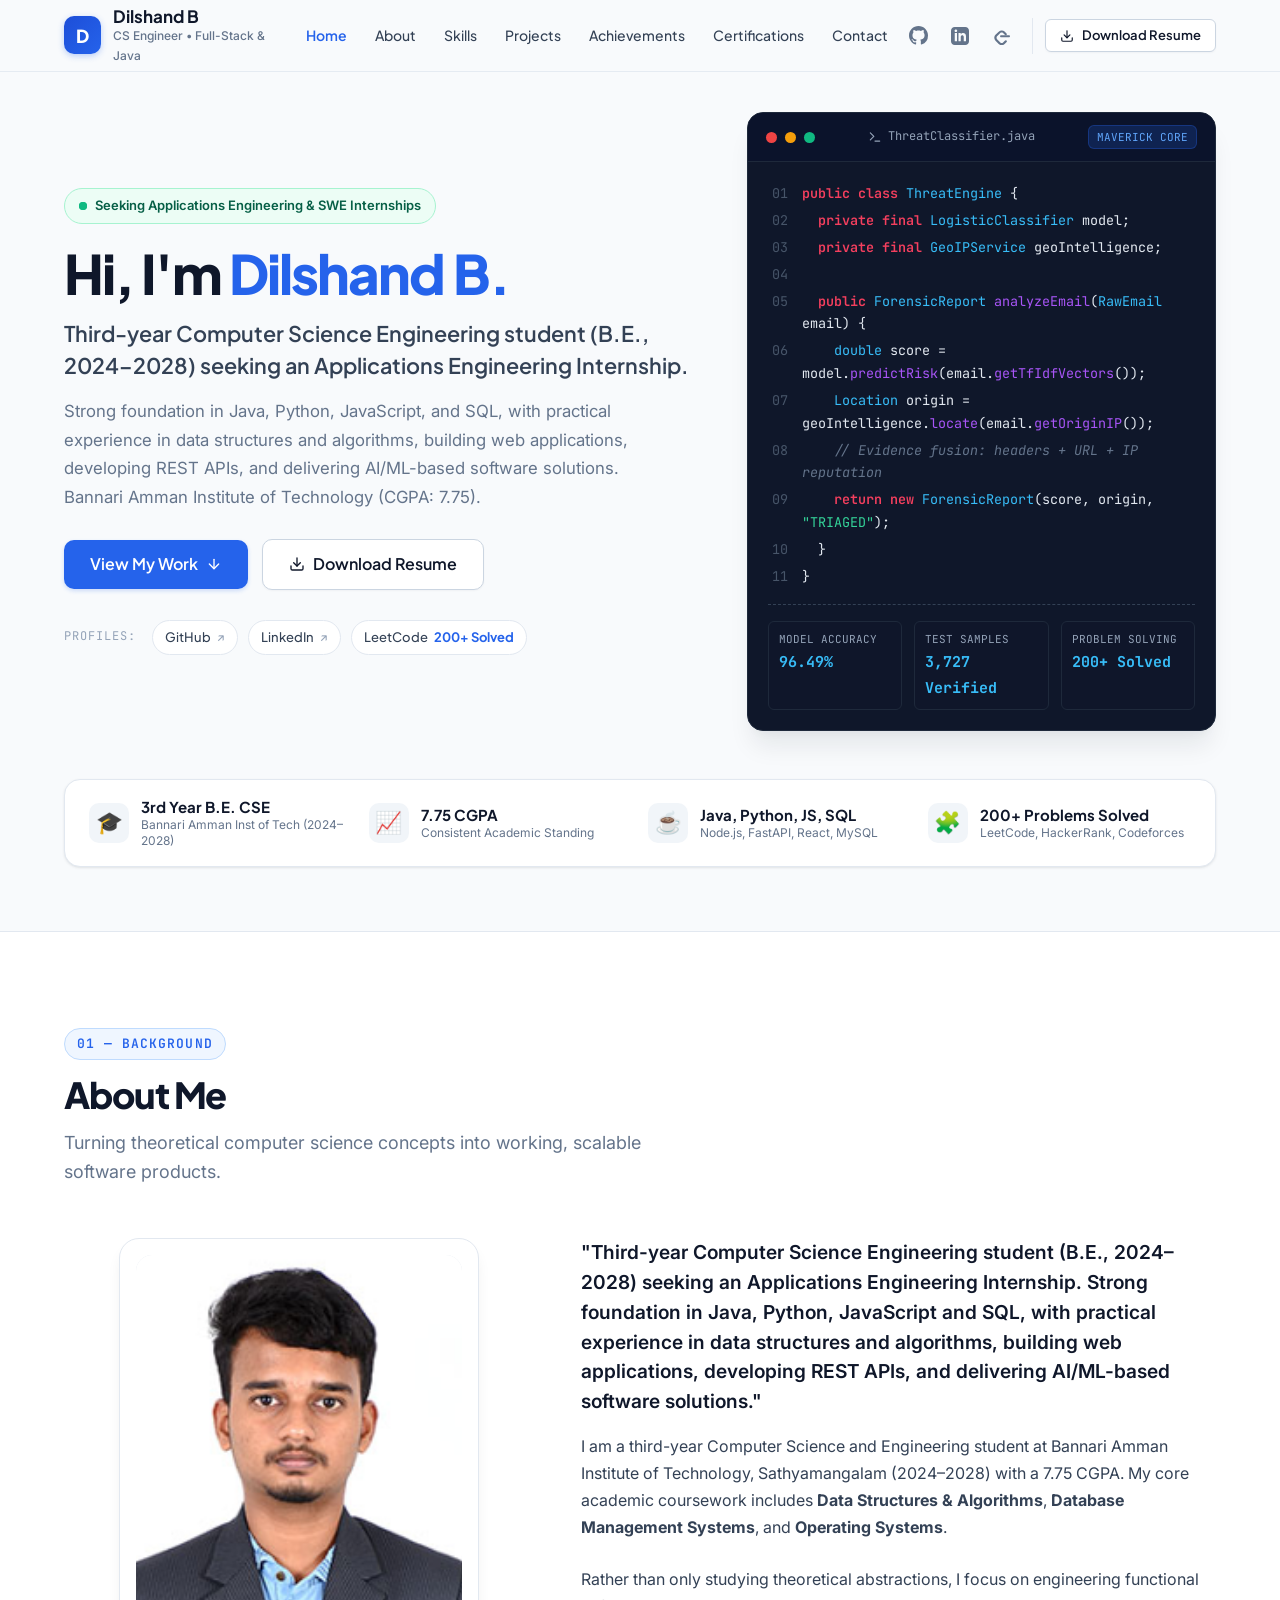
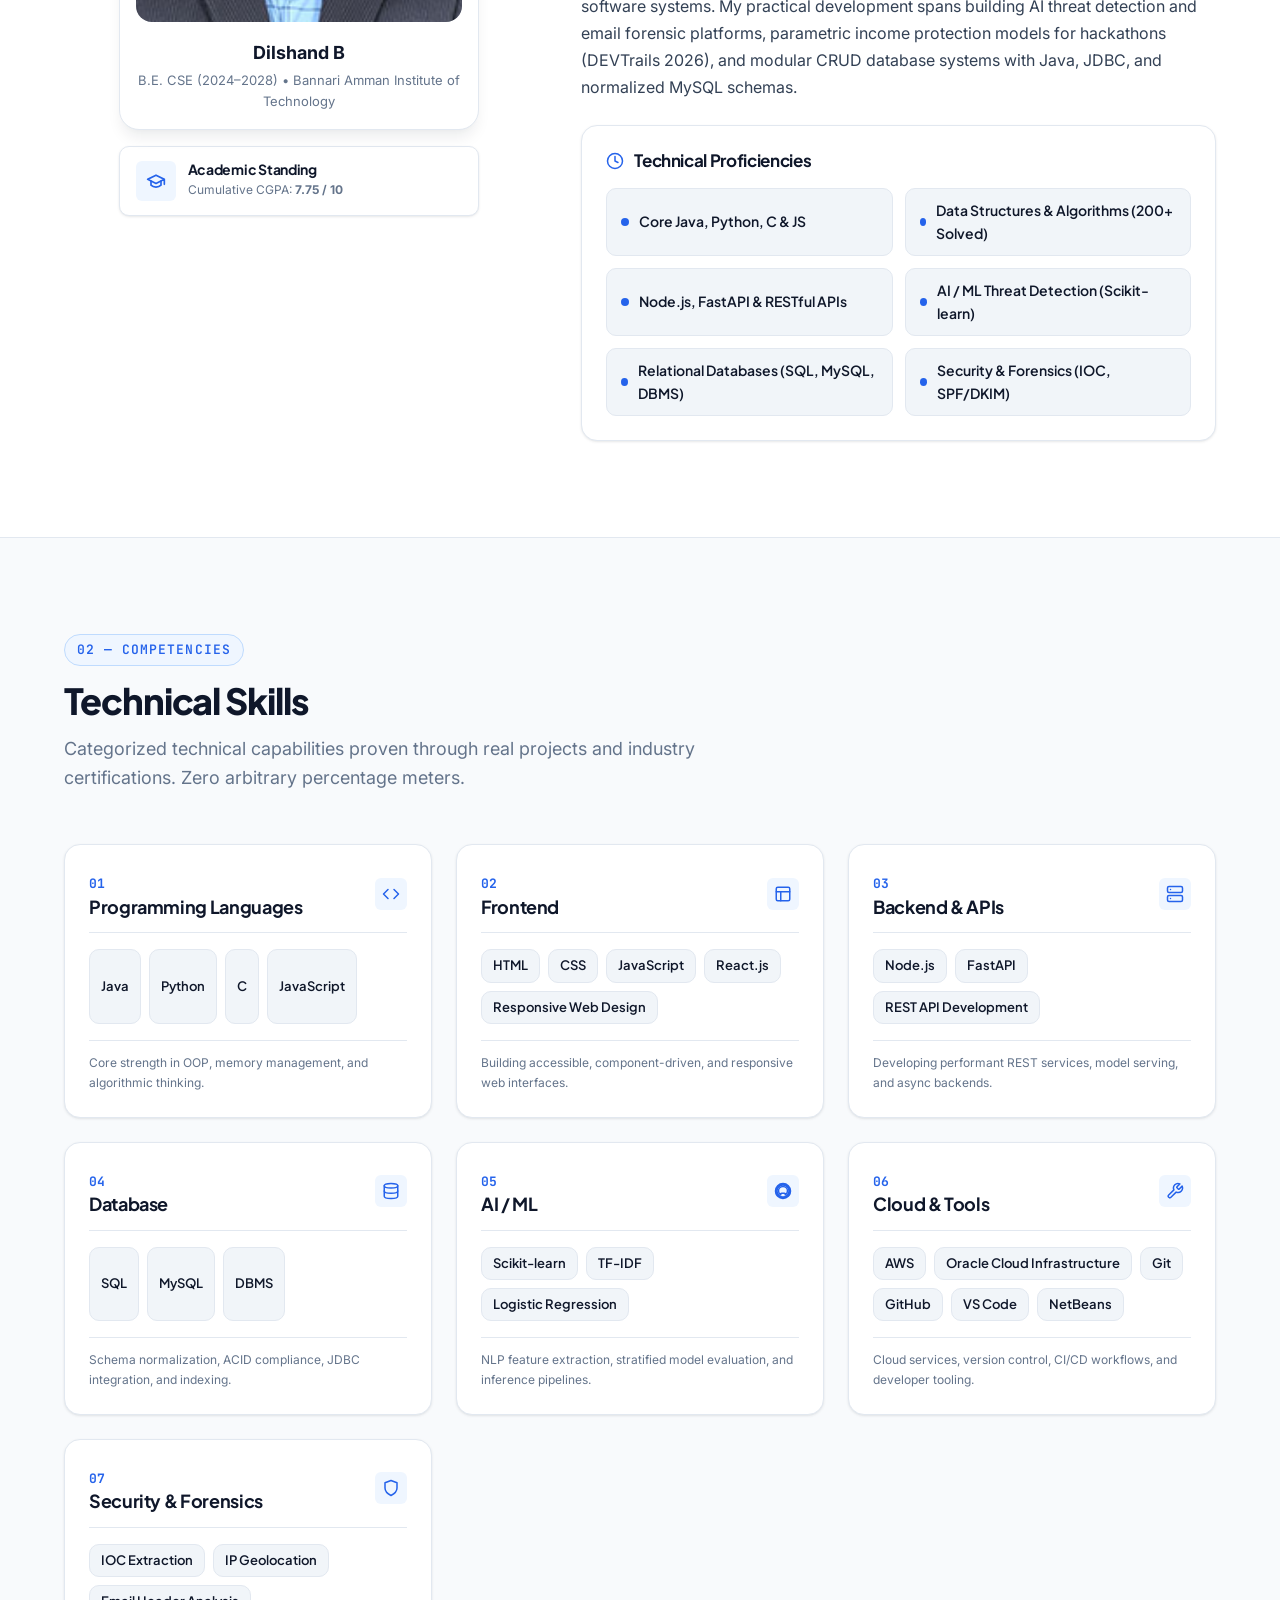
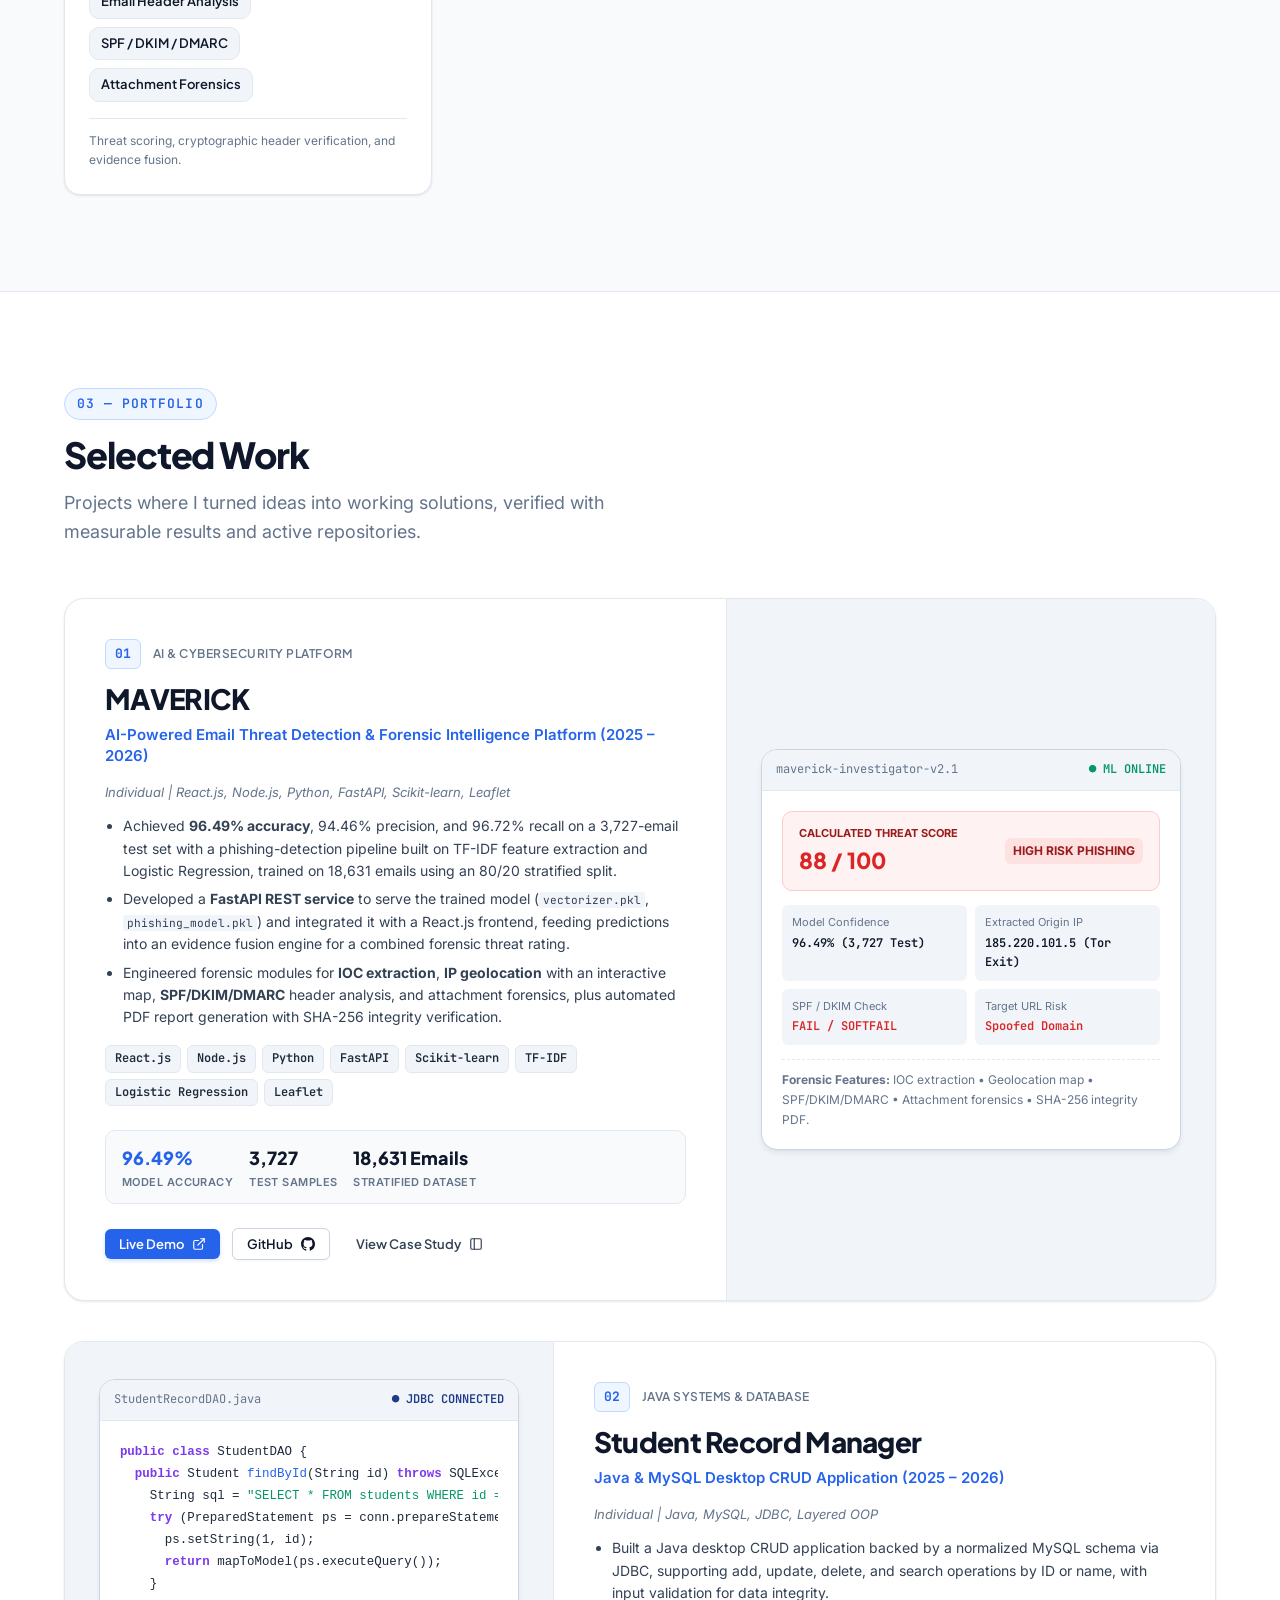
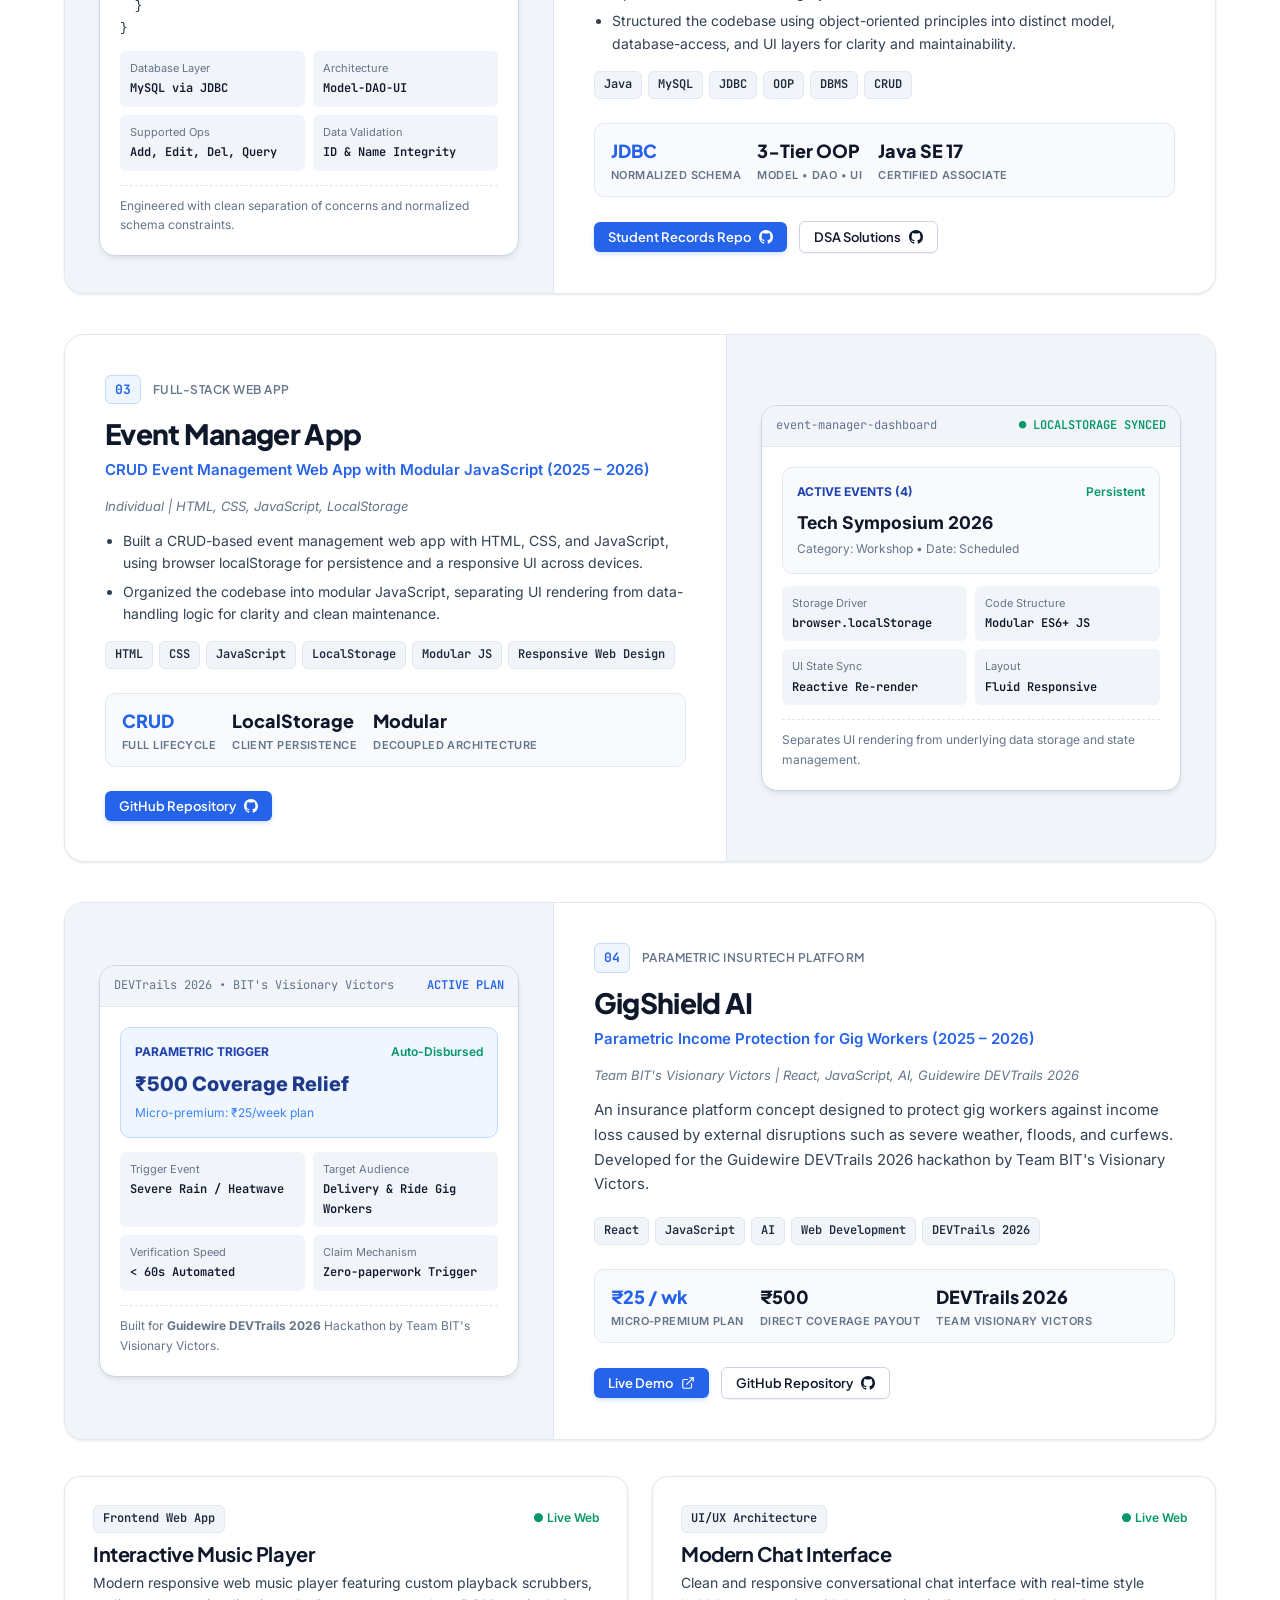
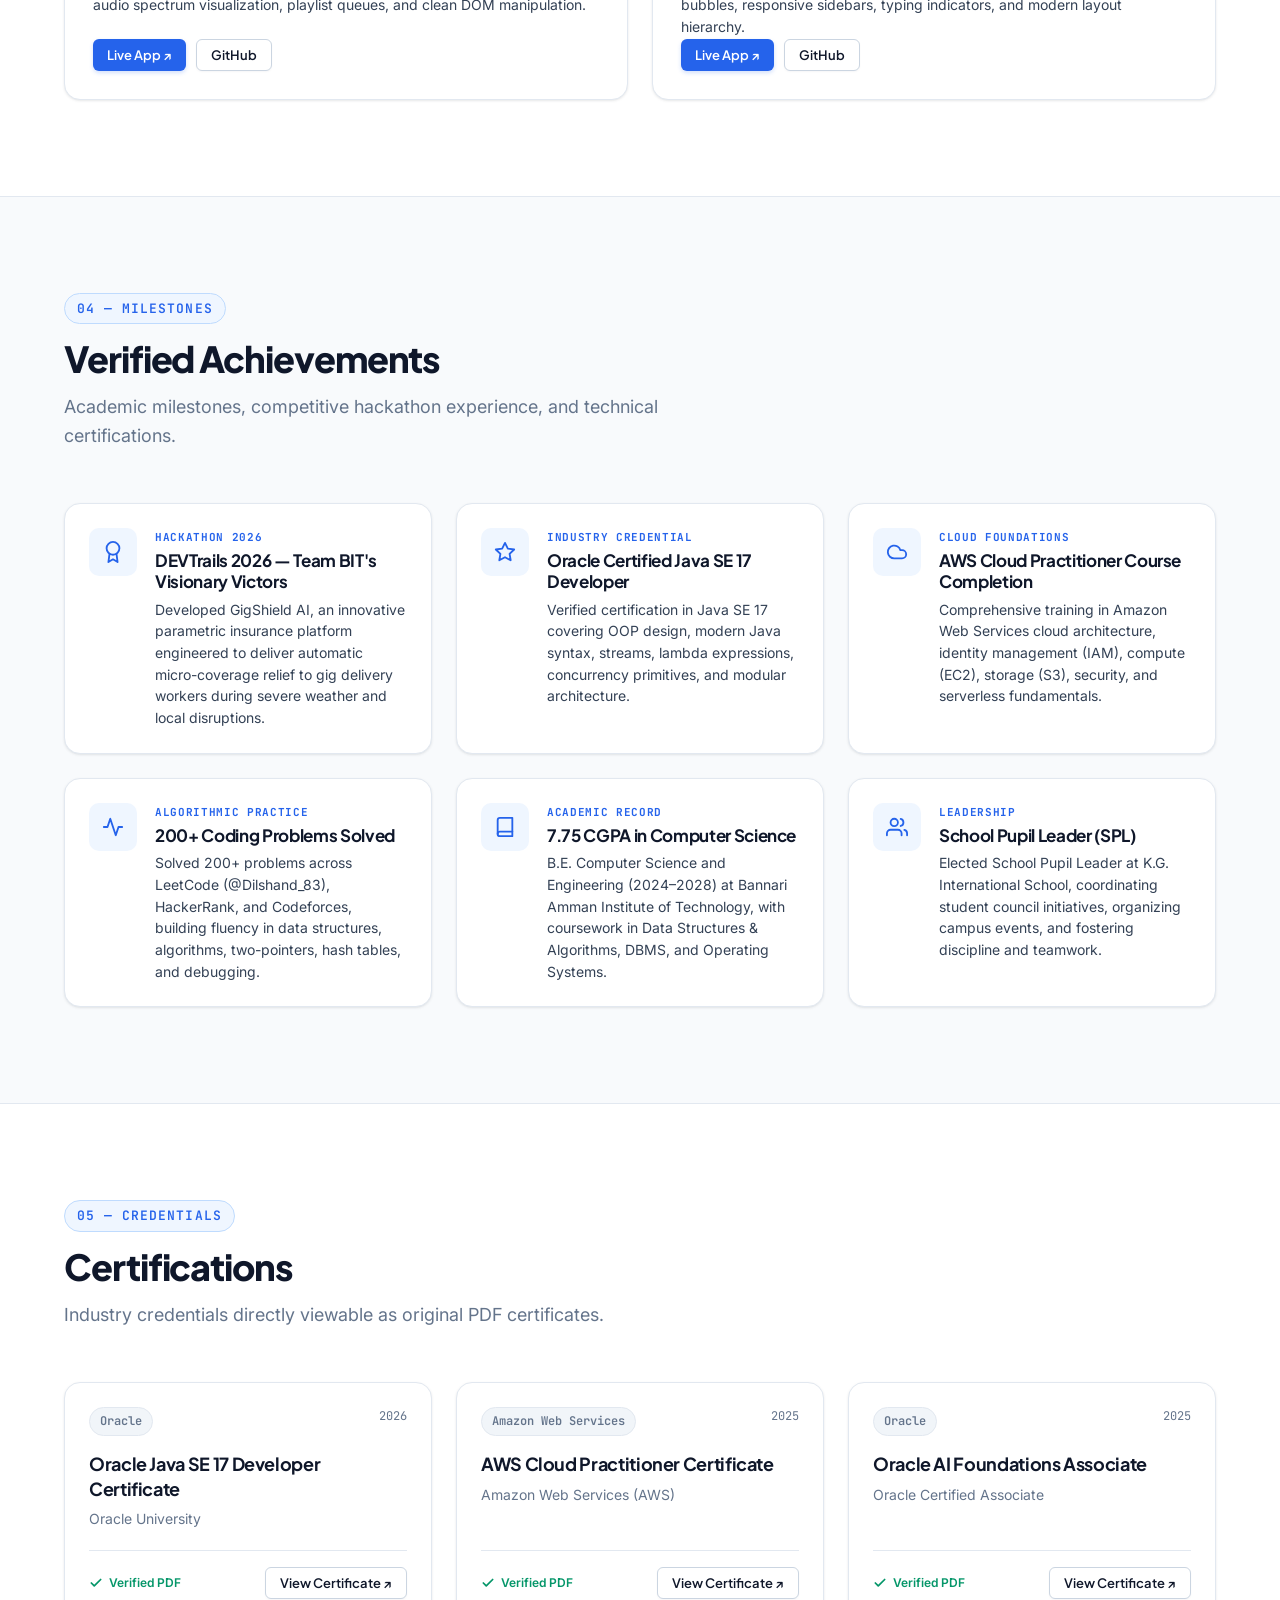
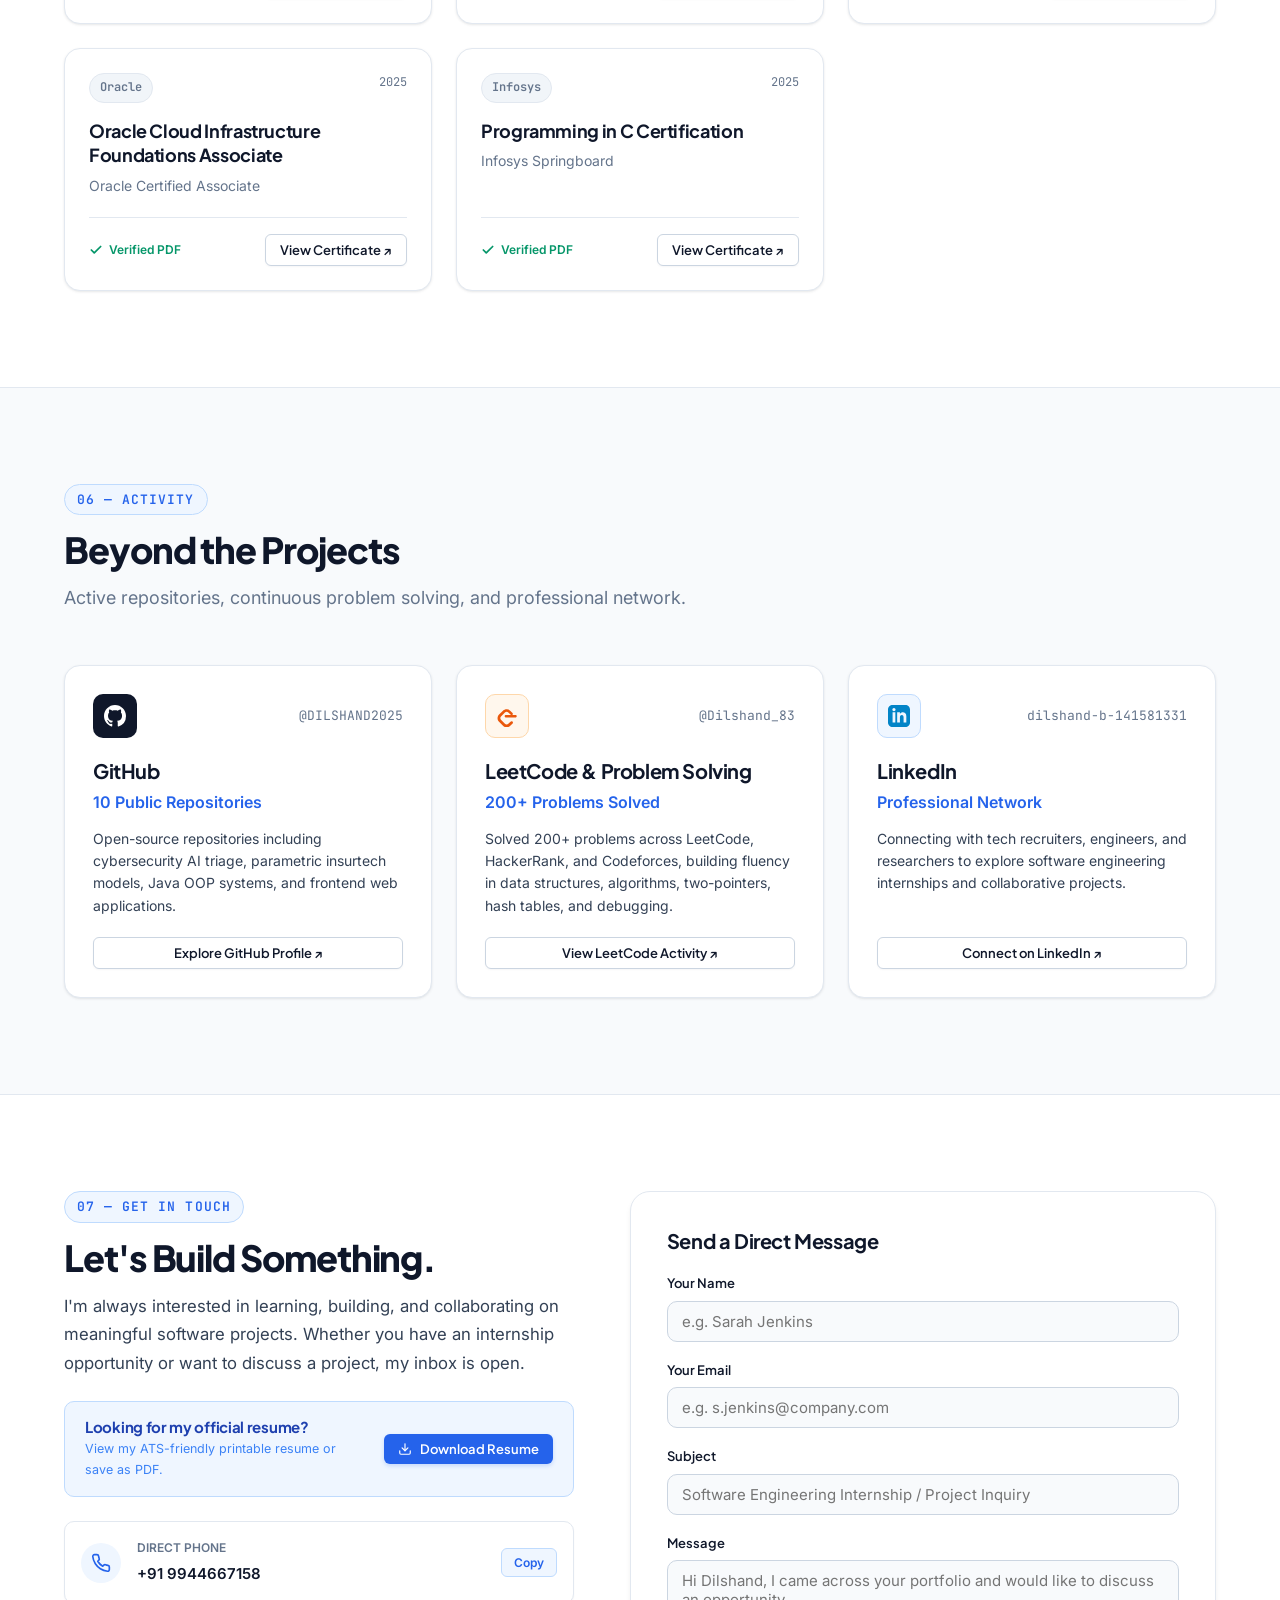
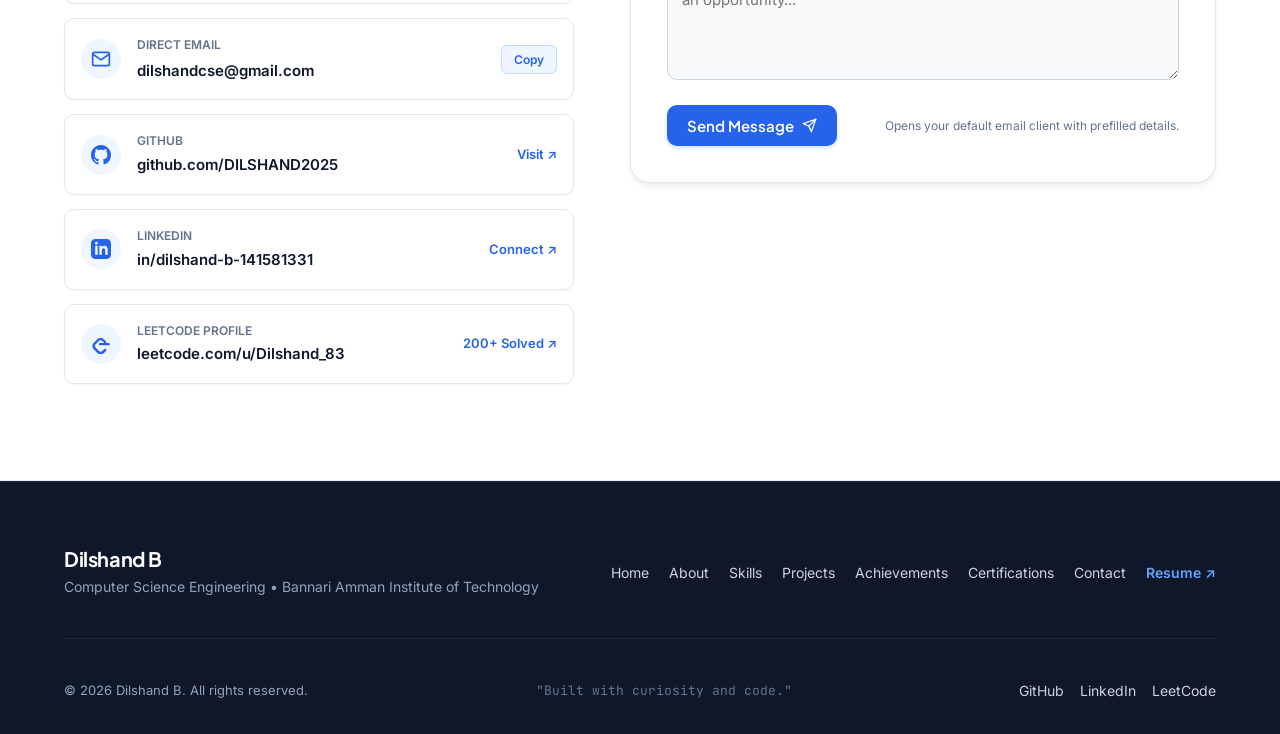
<file: index.html>
<!DOCTYPE html>
<html lang="en">
<head>
  <meta charset="UTF-8" />
  <meta name="viewport" content="width=device-width, initial-scale=1.0" />
  
  <!-- Primary Meta Tags -->
  <title>Dilshand B | Computer Science Engineer | Applications &amp; Software Engineering</title>
  <meta name="title" content="Dilshand B | Computer Science Engineer | Applications &amp; Software Engineering" />
  <meta name="description" content="Portfolio of Dilshand B, 3rd-year Computer Science Engineering student at Bannari Amman Institute of Technology (2024–2028, CGPA: 7.75). Seeking Applications Engineering Internship. Strong in Java, Python, JavaScript, and SQL." />
  <meta name="author" content="Dilshand B" />
  <meta name="keywords" content="Dilshand B, Software Engineer, Applications Engineer, Java Developer, Full-Stack Developer, AI ML, Phishing Detection, MAVERICK, Bannari Amman Institute of Technology, Computer Science, DSA, LeetCode" />
  <link rel="canonical" href="https://dilshand2025.github.io/portfolio/" />

  <!-- Open Graph / Facebook / LinkedIn -->
  <meta property="og:type" content="website" />
  <meta property="og:url" content="https://dilshand2025.github.io/portfolio/" />
  <meta property="og:title" content="Dilshand B | Computer Science Engineer | Applications &amp; Software Engineering" />
  <meta property="og:description" content="Portfolio of Dilshand B: Building practical software, full-stack applications, and AI-powered solutions. Explore MAVERICK, Student Record Manager, Event Manager, and 200+ DSA problem solutions." />
  <meta property="og:image" content="https://dilshand2025.github.io/portfolio/assets/images/DILLU.jpg" />

  <!-- Twitter Card -->
  <meta name="twitter:card" content="summary_large_image" />
  <meta name="twitter:url" content="https://dilshand2025.github.io/portfolio/" />
  <meta name="twitter:title" content="Dilshand B | Computer Science Engineer | Applications &amp; Software Engineering" />
  <meta name="twitter:description" content="Portfolio of Dilshand B: Building practical software, full-stack applications, and AI-powered solutions." />
  <meta name="twitter:image" content="https://dilshand2025.github.io/portfolio/assets/images/DILLU.jpg" />

  <!-- Favicon -->
  <link rel="icon" type="image/jpeg" href="assets/images/DILLU.jpg" />

  <!-- Google Fonts: Plus Jakarta Sans, Inter, JetBrains Mono -->
  <link rel="preconnect" href="https://fonts.googleapis.com" />
  <link rel="preconnect" href="https://fonts.gstatic.com" crossorigin />
  <link href="https://fonts.googleapis.com/css2?family=Inter:wght@400;500;600;700&family=JetBrains+Mono:wght@500;600;700&family=Plus+Jakarta+Sans:wght@600;700;800&display=swap" rel="stylesheet" />

  <!-- Production Stylesheet -->
  <link rel="stylesheet" href="css/style.css" />
</head>
<body>
  <!-- Accessibility Skip Link -->
  <a href="#main-content" class="skip-link">Skip to main content</a>

  <!-- =========================================================================
       01. STICKY NAVIGATION BAR
       ========================================================================= -->
  <header class="navbar" id="navbar">
    <div class="container nav-container">
      <!-- Left: Developer Brand Mark -->
      <a href="#home" class="nav-brand" aria-label="Dilshand B Home">
        <div class="brand-mark">D</div>
        <div class="brand-info">
          <span class="brand-name">Dilshand B</span>
          <span class="brand-role">CS Engineer • Full-Stack &amp; Java</span>
        </div>
      </a>

      <!-- Desktop Navigation Links -->
      <nav class="nav-menu" aria-label="Main Navigation">
        <a href="#home" class="nav-link active">Home</a>
        <a href="#about" class="nav-link">About</a>
        <a href="#skills" class="nav-link">Skills</a>
        <a href="#projects" class="nav-link">Projects</a>
        <a href="#achievements" class="nav-link">Achievements</a>
        <a href="#certifications" class="nav-link">Certifications</a>
        <a href="#contact" class="nav-link">Contact</a>
      </nav>

      <!-- Right: Social & Download Resume Action -->
      <div class="nav-actions">
        <div class="social-links-nav" aria-label="Social Profiles">
          <a href="https://github.com/DILSHAND2025" target="_blank" rel="noopener noreferrer" class="social-icon-btn" aria-label="GitHub Profile" title="GitHub">
            <svg width="19" height="19" viewBox="0 0 24 24" fill="currentColor" aria-hidden="true">
              <path d="M12 0C5.37 0 0 5.37 0 12c0 5.31 3.435 9.795 8.205 11.385.6.105.825-.255.825-.57 0-.285-.015-1.23-.015-2.235-3.015.555-3.795-.735-4.035-1.41-.135-.345-.72-1.41-1.23-1.695-.42-.225-1.02-.78-.015-.795.945-.015 1.62.87 1.845 1.23 1.08 1.815 2.805 1.305 3.495.99.105-.78.42-1.305.765-1.605-2.67-.3-5.46-1.335-5.46-5.925 0-1.305.465-2.385 1.23-3.225-.12-.3-.54-1.53.12-3.18 0 0 1.005-.315 3.3 1.23.96-.27 1.98-.405 3-.405s2.04.135 3 .405c2.295-1.56 3.3-1.23 3.3-1.23.66 1.65.24 2.88.12 3.18.765.84 1.23 1.905 1.23 3.225 0 4.605-2.805 5.625-5.475 5.925.435.375.81 1.095.81 2.22 0 1.605-.015 2.895-.015 3.3 0 .315.225.69.825.57A12.02 12.02 0 0024 12c0-6.63-5.37-12-12-12z"/>
            </svg>
          </a>
          <a href="https://www.linkedin.com/in/dilshand-b-141581331" target="_blank" rel="noopener noreferrer" class="social-icon-btn" aria-label="LinkedIn Profile" title="LinkedIn">
            <svg width="18" height="18" viewBox="0 0 24 24" fill="currentColor" aria-hidden="true">
              <path d="M19 0h-14c-2.761 0-5 2.239-5 5v14c0 2.761 2.239 5 5 5h14c2.762 0 5-2.239 5-5v-14c0-2.761-2.238-5-5-5zm-11 19h-3v-11h3v11zm-1.5-12.268c-.966 0-1.75-.79-1.75-1.764s.784-1.764 1.75-1.764 1.75.79 1.75 1.764-.783 1.764-1.75 1.764zm13.5 12.268h-3v-5.604c0-3.368-4-3.113-4 0v5.604h-3v-11h3v1.765c1.396-2.586 7-2.777 7 2.476v6.759z"/>
            </svg>
          </a>
          <a href="https://leetcode.com/u/Dilshand_83/" target="_blank" rel="noopener noreferrer" class="social-icon-btn" aria-label="LeetCode Profile" title="LeetCode (200+ Solved)">
            <svg width="18" height="18" viewBox="0 0 24 24" fill="currentColor" aria-hidden="true">
              <path d="M16.102 17.93l-2.697 2.607c-.466.467-1.111.662-1.823.662s-1.357-.195-1.824-.662l-4.332-4.363c-.467-.467-.702-1.15-.702-1.863s.235-1.357.702-1.824l4.319-4.38c.467-.467 1.125-.645 1.837-.645s1.357.195 1.823.662l2.697 2.606c.514.515 1.365.497 1.9-.038.535-.536.553-1.387.039-1.901l-2.609-2.636a5.215 5.215 0 0 0-3.85-1.455c-1.472 0-2.916.582-3.96 1.626L3.308 10.45C2.264 11.494 1.682 12.938 1.682 14.41s.582 2.916 1.626 3.96l4.332 4.363c1.044 1.044 2.488 1.626 3.96 1.626s2.916-.582 3.96-1.626l2.609-2.636c.514-.514.496-1.365-.039-1.901-.535-.535-1.386-.553-1.9.038z"/>
              <path d="M10.802 13.567h10.45c.745 0 1.349-.604 1.349-1.349s-.604-1.349-1.349-1.349h-10.45c-.745 0-1.349.604-1.349 1.349s.604 1.349 1.349 1.349z"/>
            </svg>
          </a>
        </div>

        <a href="resume/index.html" target="_blank" rel="noopener noreferrer" class="btn btn-secondary btn-sm" id="nav-resume-btn" title="Download & View Resume">
          <svg width="14" height="14" viewBox="0 0 24 24" fill="none" stroke="currentColor" stroke-width="2" stroke-linecap="round" stroke-linejoin="round" aria-hidden="true">
            <path d="M21 15v4a2 2 0 0 1-2 2H5a2 2 0 0 1-2-2v-4"></path>
            <polyline points="7 10 12 15 17 10"></polyline>
            <line x1="12" y1="15" x2="12" y2="3"></line>
          </svg>
          Download Resume
        </a>

        <!-- Mobile Hamburger Menu Button -->
        <button class="hamburger-btn" id="hamburger-btn" aria-label="Open Mobile Navigation Menu" aria-expanded="false">
          <svg width="22" height="22" viewBox="0 0 24 24" fill="none" stroke="currentColor" stroke-width="2" stroke-linecap="round" stroke-linejoin="round" aria-hidden="true">
            <line x1="3" y1="12" x2="21" y2="12"></line>
            <line x1="3" y1="6" x2="21" y2="6"></line>
            <line x1="3" y1="18" x2="21" y2="18"></line>
          </svg>
        </button>
      </div>
    </div>
  </header>

  <!-- Mobile Drawer & Overlay -->
  <div class="mobile-nav-overlay" id="mobile-overlay"></div>
  <aside class="mobile-nav-drawer" id="mobile-drawer" aria-label="Mobile Navigation">
    <div class="mobile-nav-header">
      <div class="brand-info">
        <span class="brand-name">Dilshand B</span>
        <span class="brand-role">Computer Science Engineer</span>
      </div>
      <button class="modal-close-btn" id="mobile-close-btn" aria-label="Close navigation menu">
        <svg width="18" height="18" viewBox="0 0 24 24" fill="none" stroke="currentColor" stroke-width="2" stroke-linecap="round" stroke-linejoin="round" aria-hidden="true">
          <line x1="18" y1="6" x2="6" y2="18"></line>
          <line x1="6" y1="6" x2="18" y2="18"></line>
        </svg>
      </button>
    </div>
    <div class="mobile-nav-links">
      <a href="#home" class="mobile-nav-link active">Home</a>
      <a href="#about" class="mobile-nav-link">About</a>
      <a href="#skills" class="mobile-nav-link">Skills</a>
      <a href="#projects" class="mobile-nav-link">Selected Work</a>
      <a href="#achievements" class="mobile-nav-link">Achievements</a>
      <a href="#certifications" class="mobile-nav-link">Certifications</a>
      <a href="#contact" class="mobile-nav-link">Contact</a>
    </div>
    <div class="mobile-nav-footer">
      <a href="resume/index.html" target="_blank" rel="noopener noreferrer" class="btn btn-primary" style="width: 100%;">
        Download Resume (PDF)
      </a>
      <div style="display: flex; gap: 12px; justify-content: center;">
        <a href="https://github.com/DILSHAND2025" target="_blank" rel="noopener noreferrer" class="social-pill">GitHub</a>
        <a href="https://www.linkedin.com/in/dilshand-b-141581331" target="_blank" rel="noopener noreferrer" class="social-pill">LinkedIn</a>
        <a href="https://leetcode.com/u/Dilshand_83/" target="_blank" rel="noopener noreferrer" class="social-pill">LeetCode</a>
      </div>
    </div>
  </aside>

  <!-- =========================================================================
       MAIN CONTENT
       ========================================================================= -->
  <main id="main-content">

    <!-- =======================================================================
         02. HERO SECTION
         ======================================================================= -->
    <section class="hero-section" id="home">
      <div class="container">
        <div class="hero-grid">
          <!-- Left: Identity & Core Proposition -->
          <div class="hero-content">
            <div class="hero-badge-container">
              <div class="status-badge" role="status">
                <span class="status-pulse" aria-hidden="true"></span>
                <span>Seeking Applications Engineering &amp; SWE Internships</span>
              </div>
            </div>

            <h1 class="hero-title">
              Hi, I'm <span class="highlight">Dilshand B.</span>
            </h1>

            <div class="hero-headline">
              Third-year Computer Science Engineering student (B.E., 2024–2028) seeking an Applications Engineering Internship.
            </div>

            <p class="hero-description">
              Strong foundation in Java, Python, JavaScript, and SQL, with practical experience in data structures and algorithms, building web applications, developing REST APIs, and delivering AI/ML-based software solutions. Bannari Amman Institute of Technology (CGPA: 7.75).
            </p>

            <div class="hero-cta-group">
              <a href="#projects" class="btn btn-primary btn-lg">
                View My Work
                <svg width="16" height="16" viewBox="0 0 24 24" fill="none" stroke="currentColor" stroke-width="2" stroke-linecap="round" stroke-linejoin="round" aria-hidden="true">
                  <line x1="12" y1="5" x2="12" y2="19"></line>
                  <polyline points="19 12 12 19 5 12"></polyline>
                </svg>
              </a>
              <a href="resume/index.html" target="_blank" rel="noopener noreferrer" class="btn btn-secondary btn-lg" id="hero-resume-btn">
                <svg width="16" height="16" viewBox="0 0 24 24" fill="none" stroke="currentColor" stroke-width="2" stroke-linecap="round" stroke-linejoin="round" aria-hidden="true">
                  <path d="M21 15v4a2 2 0 0 1-2 2H5a2 2 0 0 1-2-2v-4"></path>
                  <polyline points="7 10 12 15 17 10"></polyline>
                  <line x1="12" y1="15" x2="12" y2="3"></line>
                </svg>
                Download Resume
              </a>
            </div>

            <div class="hero-social-row">
              <span class="hero-social-label">Profiles:</span>
              <div class="hero-social-links">
                <a href="https://github.com/DILSHAND2025" target="_blank" rel="noopener noreferrer" class="social-pill">
                  GitHub
                  <span style="color: var(--text-light); font-size: 0.75rem;">↗</span>
                </a>
                <a href="https://www.linkedin.com/in/dilshand-b-141581331" target="_blank" rel="noopener noreferrer" class="social-pill">
                  LinkedIn
                  <span style="color: var(--text-light); font-size: 0.75rem;">↗</span>
                </a>
                <a href="https://leetcode.com/u/Dilshand_83/" target="_blank" rel="noopener noreferrer" class="social-pill">
                  LeetCode
                  <span style="color: var(--accent-primary); font-weight: 700;">200+ Solved</span>
                </a>
              </div>
            </div>
          </div>

          <!-- Right: Technical Developer Visual Card -->
          <div class="hero-visual-card" aria-label="System Pipeline & Architecture Visual">
            <div class="terminal-header">
              <div class="terminal-controls">
                <span class="control-dot dot-red"></span>
                <span class="control-dot dot-yellow"></span>
                <span class="control-dot dot-green"></span>
              </div>
              <div class="terminal-title">
                <svg width="14" height="14" viewBox="0 0 24 24" fill="none" stroke="currentColor" stroke-width="2" stroke-linecap="round" stroke-linejoin="round" aria-hidden="true">
                  <polyline points="4 17 10 11 4 5"></polyline>
                  <line x1="12" y1="19" x2="20" y2="19"></line>
                </svg>
                ThreatClassifier.java
              </div>
              <span class="terminal-badge">MAVERICK CORE</span>
            </div>

            <div class="terminal-body">
              <div class="code-line">
                <span class="line-no">01</span>
                <span class="code-content"><span class="c-keyword">public class</span> <span class="c-type">ThreatEngine</span> {</span>
              </div>
              <div class="code-line">
                <span class="line-no">02</span>
                <span class="code-content">&nbsp;&nbsp;<span class="c-keyword">private final</span> <span class="c-type">LogisticClassifier</span> <span class="c-var">model</span>;</span>
              </div>
              <div class="code-line">
                <span class="line-no">03</span>
                <span class="code-content">&nbsp;&nbsp;<span class="c-keyword">private final</span> <span class="c-type">GeoIPService</span> <span class="c-var">geoIntelligence</span>;</span>
              </div>
              <div class="code-line">
                <span class="line-no">04</span>
                <span class="code-content"></span>
              </div>
              <div class="code-line">
                <span class="line-no">05</span>
                <span class="code-content">&nbsp;&nbsp;<span class="c-keyword">public</span> <span class="c-type">ForensicReport</span> <span class="c-fn">analyzeEmail</span>(<span class="c-type">RawEmail</span> <span class="c-var">email</span>) {</span>
              </div>
              <div class="code-line">
                <span class="line-no">06</span>
                <span class="code-content">&nbsp;&nbsp;&nbsp;&nbsp;<span class="c-type">double</span> <span class="c-var">score</span> = <span class="c-var">model</span>.<span class="c-fn">predictRisk</span>(<span class="c-var">email</span>.<span class="c-fn">getTfIdfVectors</span>());</span>
              </div>
              <div class="code-line">
                <span class="line-no">07</span>
                <span class="code-content">&nbsp;&nbsp;&nbsp;&nbsp;<span class="c-type">Location</span> <span class="c-var">origin</span> = <span class="c-var">geoIntelligence</span>.<span class="c-fn">locate</span>(<span class="c-var">email</span>.<span class="c-fn">getOriginIP</span>());</span>
              </div>
              <div class="code-line">
                <span class="line-no">08</span>
                <span class="code-content">&nbsp;&nbsp;&nbsp;&nbsp;<span class="c-comment">// Evidence fusion: headers + URL + IP reputation</span></span>
              </div>
              <div class="code-line">
                <span class="line-no">09</span>
                <span class="code-content">&nbsp;&nbsp;&nbsp;&nbsp;<span class="c-keyword">return new</span> <span class="c-type">ForensicReport</span>(<span class="c-var">score</span>, <span class="c-var">origin</span>, <span class="c-str">"TRIAGED"</span>);</span>
              </div>
              <div class="code-line">
                <span class="line-no">10</span>
                <span class="code-content">&nbsp;&nbsp;}</span>
              </div>
              <div class="code-line">
                <span class="line-no">11</span>
                <span class="code-content">}</span>
              </div>

              <!-- Technical Metric Callouts -->
              <div class="terminal-metrics-box">
                <div class="t-metric">
                  <div class="t-metric-label">Model Accuracy</div>
                  <div class="t-metric-value">96.49%</div>
                </div>
                <div class="t-metric">
                  <div class="t-metric-label">Test Samples</div>
                  <div class="t-metric-value">3,727 Verified</div>
                </div>
                <div class="t-metric">
                  <div class="t-metric-label">Problem Solving</div>
                  <div class="t-metric-value">200+ Solved</div>
                </div>
              </div>
            </div>
          </div>
        </div>

        <!-- Recruiter 5-Second Quick Snapshot Strip -->
        <div class="recruiter-quick-strip" aria-label="Recruiter Quick Facts">
          <div class="quick-stat-item">
            <span class="quick-stat-icon">🎓</span>
            <div>
              <span class="quick-stat-val">3rd Year B.E. CSE</span>
              <span class="quick-stat-desc">Bannari Amman Inst of Tech (2024–2028)</span>
            </div>
          </div>
          <div class="quick-stat-item">
            <span class="quick-stat-icon">📈</span>
            <div>
              <span class="quick-stat-val">7.75 CGPA</span>
              <span class="quick-stat-desc">Consistent Academic Standing</span>
            </div>
          </div>
          <div class="quick-stat-item">
            <span class="quick-stat-icon">☕</span>
            <div>
              <span class="quick-stat-val">Java, Python, JS, SQL</span>
              <span class="quick-stat-desc">Node.js, FastAPI, React, MySQL</span>
            </div>
          </div>
          <div class="quick-stat-item">
            <span class="quick-stat-icon">🧩</span>
            <div>
              <span class="quick-stat-val">200+ Problems Solved</span>
              <span class="quick-stat-desc">LeetCode, HackerRank, Codeforces</span>
            </div>
          </div>
        </div>

      </div>
    </section>

    <!-- =======================================================================
         03. ABOUT SECTION
         ======================================================================= -->
    <section class="section section-alt" id="about">
      <div class="container">
        <div class="section-header">
          <div class="section-tag">01 — Background</div>
          <h2 class="section-title">About Me</h2>
          <p class="section-subtitle">
            Turning theoretical computer science concepts into working, scalable software products.
          </p>
        </div>

        <div class="about-grid">
          <!-- Left: Refined Profile Card & Academic Proof -->
          <div class="about-photo-wrapper">
            <div class="about-photo-card">
              <div class="about-photo-frame">
                <img src="assets/images/DILLU.jpg" alt="Dilshand B - Computer Science Engineering Student" class="about-photo" />
              </div>
              <div class="about-photo-info">
                <div class="about-photo-name">Dilshand B</div>
                <div class="about-photo-meta">B.E. CSE (2024–2028) • Bannari Amman Institute of Technology</div>
              </div>
            </div>

            <div class="education-pill-card">
              <div class="edu-icon-box" aria-hidden="true">
                <svg width="20" height="20" viewBox="0 0 24 24" fill="none" stroke="currentColor" stroke-width="2" stroke-linecap="round" stroke-linejoin="round">
                  <path d="M22 10v6M2 10l10-5 10 5-10 5z"></path>
                  <path d="M6 12v5c3 3 9 3 12 0v-5"></path>
                </svg>
              </div>
              <div class="edu-text">
                <h4>Academic Standing</h4>
                <p>Cumulative CGPA: <strong>7.75 / 10</strong></p>
              </div>
            </div>
          </div>

          <!-- Right: Engineering Narrative & Focus Areas -->
          <div class="about-details">
            <div class="about-lead">
              "Third-year Computer Science Engineering student (B.E., 2024–2028) seeking an Applications Engineering Internship. Strong foundation in Java, Python, JavaScript and SQL, with practical experience in data structures and algorithms, building web applications, developing REST APIs, and delivering AI/ML-based software solutions."
            </div>

            <p class="about-text-body">
              I am a third-year Computer Science and Engineering student at Bannari Amman Institute of Technology, Sathyamangalam (2024–2028) with a 7.75 CGPA. My core academic coursework includes <strong>Data Structures &amp; Algorithms</strong>, <strong>Database Management Systems</strong>, and <strong>Operating Systems</strong>.
            </p>

            <p class="about-text-body">
              Rather than only studying theoretical abstractions, I focus on engineering functional software systems. My practical development spans building AI threat detection and email forensic platforms, parametric income protection models for hackathons (DEVTrails 2026), and modular CRUD database systems with Java, JDBC, and normalized MySQL schemas.
            </p>

            <!-- Focus Areas Grid -->
            <div class="focus-card-group">
              <div class="focus-header">
                <svg width="18" height="18" viewBox="0 0 24 24" fill="none" stroke="var(--accent-primary)" stroke-width="2" stroke-linecap="round" stroke-linejoin="round" aria-hidden="true">
                  <circle cx="12" cy="12" r="10"></circle>
                  <polyline points="12 6 12 12 16 14"></polyline>
                </svg>
                <h3>Technical Proficiencies</h3>
              </div>

              <div class="focus-badge-grid">
                <div class="focus-item">
                  <span class="focus-dot"></span>
                  <span class="focus-name">Core Java, Python, C &amp; JS</span>
                </div>
                <div class="focus-item">
                  <span class="focus-dot"></span>
                  <span class="focus-name">Data Structures &amp; Algorithms (200+ Solved)</span>
                </div>
                <div class="focus-item">
                  <span class="focus-dot"></span>
                  <span class="focus-name">Node.js, FastAPI &amp; RESTful APIs</span>
                </div>
                <div class="focus-item">
                  <span class="focus-dot"></span>
                  <span class="focus-name">AI / ML Threat Detection (Scikit-learn)</span>
                </div>
                <div class="focus-item">
                  <span class="focus-dot"></span>
                  <span class="focus-name">Relational Databases (SQL, MySQL, DBMS)</span>
                </div>
                <div class="focus-item">
                  <span class="focus-dot"></span>
                  <span class="focus-name">Security &amp; Forensics (IOC, SPF/DKIM)</span>
                </div>
              </div>
            </div>
          </div>
        </div>
      </div>
    </section>

    <!-- =======================================================================
         04. SKILLS SECTION
         ======================================================================= -->
    <section class="section" id="skills">
      <div class="container">
        <div class="section-header">
          <div class="section-tag">02 — Competencies</div>
          <h2 class="section-title">Technical Skills</h2>
          <p class="section-subtitle">
            Categorized technical capabilities proven through real projects and industry certifications. Zero arbitrary percentage meters.
          </p>
        </div>

        <div class="skills-grid">
          <!-- Card 01: Programming Languages -->
          <div class="skill-category-card">
            <div class="skill-card-top">
              <div>
                <span class="skill-index">01</span>
                <h3 class="skill-title">Programming Languages</h3>
              </div>
              <div class="skill-icon-box" aria-hidden="true">
                <svg width="18" height="18" viewBox="0 0 24 24" fill="none" stroke="currentColor" stroke-width="2" stroke-linecap="round" stroke-linejoin="round">
                  <polyline points="16 18 22 12 16 6"></polyline>
                  <polyline points="8 6 2 12 8 18"></polyline>
                </svg>
              </div>
            </div>
            <div class="skill-pills-list">
              <span class="skill-pill">Java</span>
              <span class="skill-pill">Python</span>
              <span class="skill-pill">C</span>
              <span class="skill-pill">JavaScript</span>
            </div>
            <div class="skill-card-footer">
              Core strength in OOP, memory management, and algorithmic thinking.
            </div>
          </div>

          <!-- Card 02: Frontend -->
          <div class="skill-category-card">
            <div class="skill-card-top">
              <div>
                <span class="skill-index">02</span>
                <h3 class="skill-title">Frontend</h3>
              </div>
              <div class="skill-icon-box" aria-hidden="true">
                <svg width="18" height="18" viewBox="0 0 24 24" fill="none" stroke="currentColor" stroke-width="2" stroke-linecap="round" stroke-linejoin="round">
                  <rect x="3" y="3" width="18" height="18" rx="2" ry="2"></rect>
                  <line x1="3" y1="9" x2="21" y2="9"></line>
                  <line x1="9" y1="21" x2="9" y2="9"></line>
                </svg>
              </div>
            </div>
            <div class="skill-pills-list">
              <span class="skill-pill">HTML</span>
              <span class="skill-pill">CSS</span>
              <span class="skill-pill">JavaScript</span>
              <span class="skill-pill">React.js</span>
              <span class="skill-pill">Responsive Web Design</span>
            </div>
            <div class="skill-card-footer">
              Building accessible, component-driven, and responsive web interfaces.
            </div>
          </div>

          <!-- Card 03: Backend & APIs -->
          <div class="skill-category-card">
            <div class="skill-card-top">
              <div>
                <span class="skill-index">03</span>
                <h3 class="skill-title">Backend &amp; APIs</h3>
              </div>
              <div class="skill-icon-box" aria-hidden="true">
                <svg width="18" height="18" viewBox="0 0 24 24" fill="none" stroke="currentColor" stroke-width="2" stroke-linecap="round" stroke-linejoin="round">
                  <rect x="2" y="2" width="20" height="8" rx="2" ry="2"></rect>
                  <rect x="2" y="14" width="20" height="8" rx="2" ry="2"></rect>
                  <line x1="6" y1="6" x2="6.01" y2="6"></line>
                  <line x1="6" y1="18" x2="6.01" y2="18"></line>
                </svg>
              </div>
            </div>
            <div class="skill-pills-list">
              <span class="skill-pill">Node.js</span>
              <span class="skill-pill">FastAPI</span>
              <span class="skill-pill">REST API Development</span>
            </div>
            <div class="skill-card-footer">
              Developing performant REST services, model serving, and async backends.
            </div>
          </div>

          <!-- Card 04: Database -->
          <div class="skill-category-card">
            <div class="skill-card-top">
              <div>
                <span class="skill-index">04</span>
                <h3 class="skill-title">Database</h3>
              </div>
              <div class="skill-icon-box" aria-hidden="true">
                <svg width="18" height="18" viewBox="0 0 24 24" fill="none" stroke="currentColor" stroke-width="2" stroke-linecap="round" stroke-linejoin="round">
                  <ellipse cx="12" cy="5" rx="9" ry="3"></ellipse>
                  <path d="M21 12c0 1.66-4 3-9 3s-9-1.34-9-3"></path>
                  <path d="M3 5v14c0 1.66 4 3 9 3s9-1.34 9-3V5"></path>
                </svg>
              </div>
            </div>
            <div class="skill-pills-list">
              <span class="skill-pill">SQL</span>
              <span class="skill-pill">MySQL</span>
              <span class="skill-pill">DBMS</span>
            </div>
            <div class="skill-card-footer">
              Schema normalization, ACID compliance, JDBC integration, and indexing.
            </div>
          </div>

          <!-- Card 05: AI / ML -->
          <div class="skill-category-card">
            <div class="skill-card-top">
              <div>
                <span class="skill-index">05</span>
                <h3 class="skill-title">AI / ML</h3>
              </div>
              <div class="skill-icon-box" aria-hidden="true">
                <svg width="18" height="18" viewBox="0 0 24 24" fill="none" stroke="currentColor" stroke-width="2" stroke-linecap="round" stroke-linejoin="round">
                  <path d="M12 2a10 10 0 1 0 10 10A10 10 0 0 0 12 2zm0 18a8 8 0 1 1 8-8 8 8 0 0 1-8 8z"></path>
                  <path d="M12 6a6 6 0 0 0-6 6c0 2.2 1.2 4.1 3 5.2V16a1 1 0 0 1 1-1h4a1 1 0 0 1 1 1v1.2c1.8-1.1 3-3 3-5.2a6 6 0 0 0-6-6z"></path>
                </svg>
              </div>
            </div>
            <div class="skill-pills-list">
              <span class="skill-pill">Scikit-learn</span>
              <span class="skill-pill">TF-IDF</span>
              <span class="skill-pill">Logistic Regression</span>
            </div>
            <div class="skill-card-footer">
              NLP feature extraction, stratified model evaluation, and inference pipelines.
            </div>
          </div>

          <!-- Card 06: Cloud & Tools -->
          <div class="skill-category-card">
            <div class="skill-card-top">
              <div>
                <span class="skill-index">06</span>
                <h3 class="skill-title">Cloud &amp; Tools</h3>
              </div>
              <div class="skill-icon-box" aria-hidden="true">
                <svg width="18" height="18" viewBox="0 0 24 24" fill="none" stroke="currentColor" stroke-width="2" stroke-linecap="round" stroke-linejoin="round">
                  <path d="M14.7 6.3a1 1 0 0 0 0 1.4l1.6 1.6a1 1 0 0 0 1.4 0l3.77-3.77a6 6 0 0 1-7.94 7.94l-6.91 6.91a2.12 2.12 0 0 1-3-3l6.91-6.91a6 6 0 0 1 7.94-7.94l-3.76 3.76z"></path>
                </svg>
              </div>
            </div>
            <div class="skill-pills-list">
              <span class="skill-pill">AWS</span>
              <span class="skill-pill">Oracle Cloud Infrastructure</span>
              <span class="skill-pill">Git</span>
              <span class="skill-pill">GitHub</span>
              <span class="skill-pill">VS Code</span>
              <span class="skill-pill">NetBeans</span>
            </div>
            <div class="skill-card-footer">
              Cloud services, version control, CI/CD workflows, and developer tooling.
            </div>
          </div>

          <!-- Card 07: Security & Forensics -->
          <div class="skill-category-card">
            <div class="skill-card-top">
              <div>
                <span class="skill-index">07</span>
                <h3 class="skill-title">Security &amp; Forensics</h3>
              </div>
              <div class="skill-icon-box" aria-hidden="true">
                <svg width="18" height="18" viewBox="0 0 24 24" fill="none" stroke="currentColor" stroke-width="2" stroke-linecap="round" stroke-linejoin="round">
                  <path d="M12 22s8-4 8-10V5l-8-3-8 3v7c0 6 8 10 8 10z"></path>
                </svg>
              </div>
            </div>
            <div class="skill-pills-list">
              <span class="skill-pill">IOC Extraction</span>
              <span class="skill-pill">IP Geolocation</span>
              <span class="skill-pill">Email Header Analysis</span>
              <span class="skill-pill">SPF / DKIM / DMARC</span>
              <span class="skill-pill">Attachment Forensics</span>
            </div>
            <div class="skill-card-footer">
              Threat scoring, cryptographic header verification, and evidence fusion.
            </div>
          </div>
        </div>
      </div>
    </section>

    <!-- =======================================================================
         05. FEATURED PROJECTS ("SELECTED WORK")
         ======================================================================= -->
    <section class="section section-alt" id="projects">
      <div class="container">
        <div class="section-header">
          <div class="section-tag">03 — Portfolio</div>
          <h2 class="section-title">Selected Work</h2>
          <p class="section-subtitle">
            Projects where I turned ideas into working solutions, verified with measurable results and active repositories.
          </p>
        </div>

        <div class="projects-container">

          <!-- =================================================================
               PROJECT 1: MAVERICK
               ================================================================= -->
          <article class="project-card" id="project-maverick">
            <div class="project-card-layout">
              <!-- Left: Project Information -->
              <div class="project-info">
                <div>
                  <div class="project-meta-row">
                    <span class="project-number">01</span>
                    <span class="project-tag-pill">AI &amp; Cybersecurity Platform</span>
                  </div>

                  <h3 class="project-title">MAVERICK</h3>
                  <div class="project-subtitle">
                    AI-Powered Email Threat Detection &amp; Forensic Intelligence Platform (2025 – 2026)
                  </div>
                  <div style="font-size: 0.8125rem; color: var(--text-muted); font-style: italic; margin-bottom: 12px;">
                    Individual | React.js, Node.js, Python, FastAPI, Scikit-learn, Leaflet
                  </div>

                  <ul style="list-style-type: disc; padding-left: 18px; margin-bottom: 16px; font-size: 0.875rem; color: var(--text-secondary); line-height: 1.6;">
                    <li style="margin-bottom: 6px;">
                      Achieved <strong>96.49% accuracy</strong>, 94.46% precision, and 96.72% recall on a 3,727-email test set with a phishing-detection pipeline built on TF-IDF feature extraction and Logistic Regression, trained on 18,631 emails using an 80/20 stratified split.
                    </li>
                    <li style="margin-bottom: 6px;">
                      Developed a <strong>FastAPI REST service</strong> to serve the trained model (<code style="font-family: var(--font-mono); font-size: 0.8em; background: #f1f5f9; padding: 1px 4px; border-radius: 3px;">vectorizer.pkl</code>, <code style="font-family: var(--font-mono); font-size: 0.8em; background: #f1f5f9; padding: 1px 4px; border-radius: 3px;">phishing_model.pkl</code>) and integrated it with a React.js frontend, feeding predictions into an evidence fusion engine for a combined forensic threat rating.
                    </li>
                    <li>
                      Engineered forensic modules for <strong>IOC extraction</strong>, <strong>IP geolocation</strong> with an interactive map, <strong>SPF/DKIM/DMARC</strong> header analysis, and attachment forensics, plus automated PDF report generation with SHA-256 integrity verification.
                    </li>
                  </ul>

                  <div class="project-tech-tags">
                    <span class="p-tech-pill">React.js</span>
                    <span class="p-tech-pill">Node.js</span>
                    <span class="p-tech-pill">Python</span>
                    <span class="p-tech-pill">FastAPI</span>
                    <span class="p-tech-pill">Scikit-learn</span>
                    <span class="p-tech-pill">TF-IDF</span>
                    <span class="p-tech-pill">Logistic Regression</span>
                    <span class="p-tech-pill">Leaflet</span>
                  </div>

                  <!-- Measurable Result Strip -->
                  <div class="project-metrics-strip">
                    <div class="p-metric-item">
                      <span class="p-metric-num highlight">96.49%</span>
                      <span class="p-metric-label">Model Accuracy</span>
                    </div>
                    <div class="p-metric-item">
                      <span class="p-metric-num">3,727</span>
                      <span class="p-metric-label">Test Samples</span>
                    </div>
                    <div class="p-metric-item">
                      <span class="p-metric-num">18,631 Emails</span>
                      <span class="p-metric-label">Stratified Dataset</span>
                    </div>
                  </div>
                </div>

                <!-- Action Buttons -->
                <div class="project-actions">
                  <a href="https://phishguard-gdkk47ruk-dilshand2025.vercel.app" target="_blank" rel="noopener noreferrer" class="btn btn-primary btn-sm">
                    Live Demo
                    <svg width="14" height="14" viewBox="0 0 24 24" fill="none" stroke="currentColor" stroke-width="2" stroke-linecap="round" stroke-linejoin="round" aria-hidden="true">
                      <path d="M18 13v6a2 2 0 0 1-2 2H5a2 2 0 0 1-2-2V8a2 2 0 0 1 2-2h6"></path>
                      <polyline points="15 3 21 3 21 9"></polyline>
                      <line x1="10" y1="14" x2="21" y2="3"></line>
                    </svg>
                  </a>
                  <a href="https://github.com/DILSHAND2025/phishguard-ai" target="_blank" rel="noopener noreferrer" class="btn btn-secondary btn-sm">
                    GitHub
                    <svg width="14" height="14" viewBox="0 0 24 24" fill="currentColor" aria-hidden="true">
                      <path d="M12 0C5.37 0 0 5.37 0 12c0 5.31 3.435 9.795 8.205 11.385.6.105.825-.255.825-.57 0-.285-.015-1.23-.015-2.235-3.015.555-3.795-.735-4.035-1.41-.135-.345-.72-1.41-1.23-1.695-.42-.225-1.02-.78-.015-.795.945-.015 1.62.87 1.845 1.23 1.08 1.815 2.805 1.305 3.495.99.105-.78.42-1.305.765-1.605-2.67-.3-5.46-1.335-5.46-5.925 0-1.305.465-2.385 1.23-3.225-.12-.3-.54-1.53.12-3.18 0 0 1.005-.315 3.3 1.23.96-.27 1.98-.405 3-.405s2.04.135 3 .405c2.295-1.56 3.3-1.23 3.3-1.23.66 1.65.24 2.88.12 3.18.765.84 1.23 1.905 1.23 3.225 0 4.605-2.805 5.625-5.475 5.925.435.375.81 1.095.81 2.22 0 1.605-.015 2.895-.015 3.3 0 .315.225.69.825.57A12.02 12.02 0 0024 12c0-6.63-5.37-12-12-12z"/>
                    </svg>
                  </a>
                  <button type="button" class="btn btn-ghost btn-sm open-case-study-btn" aria-haspopup="dialog">
                    View Case Study
                    <svg width="14" height="14" viewBox="0 0 24 24" fill="none" stroke="currentColor" stroke-width="2" stroke-linecap="round" stroke-linejoin="round" aria-hidden="true">
                      <rect x="3" y="3" width="18" height="18" rx="2" ry="2"></rect>
                      <line x1="9" y1="3" x2="9" y2="21"></line>
                    </svg>
                  </button>
                </div>
              </div>

              <!-- Right: Visual Interactive Triage Preview -->
              <div class="project-visual">
                <div class="interactive-preview-card" aria-label="MAVERICK Forensic Triage Interface Preview">
                  <div class="preview-bar">
                    <span>maverick-investigator-v2.1</span>
                    <span style="color: #059669; font-weight: 600;">● ML ONLINE</span>
                  </div>
                  <div class="preview-content">
                    <div class="threat-rating-box">
                      <div>
                        <div style="font-size: 0.6875rem; color: #991b1b; text-transform: uppercase; font-weight: 700;">Calculated Threat Score</div>
                        <div class="threat-score-val">88 / 100</div>
                      </div>
                      <span class="threat-badge">High Risk Phishing</span>
                    </div>

                    <div class="forensic-mini-grid">
                      <div class="f-mini-item">
                        <div class="f-mini-title">Model Confidence</div>
                        <div class="f-mini-val">96.49% (3,727 Test)</div>
                      </div>
                      <div class="f-mini-item">
                        <div class="f-mini-title">Extracted Origin IP</div>
                        <div class="f-mini-val">185.220.101.5 (Tor Exit)</div>
                      </div>
                      <div class="f-mini-item">
                        <div class="f-mini-title">SPF / DKIM Check</div>
                        <div class="f-mini-val" style="color: #dc2626;">FAIL / SOFTFAIL</div>
                      </div>
                      <div class="f-mini-item">
                        <div class="f-mini-title">Target URL Risk</div>
                        <div class="f-mini-val" style="color: #dc2626;">Spoofed Domain</div>
                      </div>
                    </div>

                    <div style="font-size: 0.75rem; color: var(--text-muted); border-top: 1px dashed var(--border-subtle); padding-top: 10px;">
                      <strong>Forensic Features:</strong> IOC extraction • Geolocation map • SPF/DKIM/DMARC • Attachment forensics • SHA-256 integrity PDF.
                    </div>
                  </div>
                </div>
              </div>
            </div>
          </article>

          <!-- =================================================================
               PROJECT 2: STUDENT RECORD MANAGER (JAVA & MYSQL)
               ================================================================= -->
          <article class="project-card project-card-reversed" id="project-student-record">
            <div class="project-card-layout">
              <!-- Left: Visual Card -->
              <div class="project-visual">
                <div class="interactive-preview-card" aria-label="Student Record Management Code Architecture">
                  <div class="preview-bar">
                    <span>StudentRecordDAO.java</span>
                    <span style="color: #1e3a8a; font-weight: 600;">● JDBC CONNECTED</span>
                  </div>
                  <div class="preview-content">
                    <pre style="font-family: var(--font-mono); font-size: 0.78rem; line-height: 1.6; color: #1e293b; overflow-x: auto;"><code><span style="color: #7c3aed; font-weight:600;">public class</span> StudentDAO {
  <span style="color: #7c3aed; font-weight:600;">public</span> Student <span style="color: #2563eb;">findById</span>(String id) <span style="color: #7c3aed; font-weight:600;">throws</span> SQLException {
    String sql = <span style="color: #059669;">"SELECT * FROM students WHERE id = ?"</span>;
    <span style="color: #7c3aed; font-weight:600;">try</span> (PreparedStatement ps = conn.prepareStatement(sql)) {
      ps.setString(1, id);
      <span style="color: #7c3aed; font-weight:600;">return</span> mapToModel(ps.executeQuery());
    }
  }
}</code></pre>
                    <div class="forensic-mini-grid" style="margin-top: 12px;">
                      <div class="f-mini-item">
                        <div class="f-mini-title">Database Layer</div>
                        <div class="f-mini-val">MySQL via JDBC</div>
                      </div>
                      <div class="f-mini-item">
                        <div class="f-mini-title">Architecture</div>
                        <div class="f-mini-val">Model-DAO-UI</div>
                      </div>
                      <div class="f-mini-item">
                        <div class="f-mini-title">Supported Ops</div>
                        <div class="f-mini-val">Add, Edit, Del, Query</div>
                      </div>
                      <div class="f-mini-item">
                        <div class="f-mini-title">Data Validation</div>
                        <div class="f-mini-val">ID &amp; Name Integrity</div>
                      </div>
                    </div>
                    <div style="font-size: 0.75rem; color: var(--text-muted); border-top: 1px dashed var(--border-subtle); padding-top: 10px; margin-top: 10px;">
                      Engineered with clean separation of concerns and normalized schema constraints.
                    </div>
                  </div>
                </div>
              </div>

              <!-- Right: Project Information -->
              <div class="project-info">
                <div>
                  <div class="project-meta-row">
                    <span class="project-number">02</span>
                    <span class="project-tag-pill">Java Systems &amp; Database</span>
                  </div>

                  <h3 class="project-title">Student Record Manager</h3>
                  <div class="project-subtitle">
                    Java &amp; MySQL Desktop CRUD Application (2025 – 2026)
                  </div>
                  <div style="font-size: 0.8125rem; color: var(--text-muted); font-style: italic; margin-bottom: 12px;">
                    Individual | Java, MySQL, JDBC, Layered OOP
                  </div>

                  <ul style="list-style-type: disc; padding-left: 18px; margin-bottom: 16px; font-size: 0.875rem; color: var(--text-secondary); line-height: 1.6;">
                    <li style="margin-bottom: 6px;">
                      Built a Java desktop CRUD application backed by a normalized MySQL schema via JDBC, supporting add, update, delete, and search operations by ID or name, with input validation for data integrity.
                    </li>
                    <li>
                      Structured the codebase using object-oriented principles into distinct model, database-access, and UI layers for clarity and maintainability.
                    </li>
                  </ul>

                  <div class="project-tech-tags">
                    <span class="p-tech-pill">Java</span>
                    <span class="p-tech-pill">MySQL</span>
                    <span class="p-tech-pill">JDBC</span>
                    <span class="p-tech-pill">OOP</span>
                    <span class="p-tech-pill">DBMS</span>
                    <span class="p-tech-pill">CRUD</span>
                  </div>

                  <div class="project-metrics-strip">
                    <div class="p-metric-item">
                      <span class="p-metric-num highlight">JDBC</span>
                      <span class="p-metric-label">Normalized Schema</span>
                    </div>
                    <div class="p-metric-item">
                      <span class="p-metric-num">3-Tier OOP</span>
                      <span class="p-metric-label">Model • DAO • UI</span>
                    </div>
                    <div class="p-metric-item">
                      <span class="p-metric-num">Java SE 17</span>
                      <span class="p-metric-label">Certified Associate</span>
                    </div>
                  </div>
                </div>

                <div class="project-actions">
                  <a href="https://github.com/DILSHAND2025/Student-Record-Management" target="_blank" rel="noopener noreferrer" class="btn btn-primary btn-sm">
                    Student Records Repo
                    <svg width="14" height="14" viewBox="0 0 24 24" fill="currentColor" aria-hidden="true">
                      <path d="M12 0C5.37 0 0 5.37 0 12c0 5.31 3.435 9.795 8.205 11.385.6.105.825-.255.825-.57 0-.285-.015-1.23-.015-2.235-3.015.555-3.795-.735-4.035-1.41-.135-.345-.72-1.41-1.23-1.695-.42-.225-1.02-.78-.015-.795.945-.015 1.62.87 1.845 1.23 1.08 1.815 2.805 1.305 3.495.99.105-.78.42-1.305.765-1.605-2.67-.3-5.46-1.335-5.46-5.925 0-1.305.465-2.385 1.23-3.225-.12-.3-.54-1.53.12-3.18 0 0 1.005-.315 3.3 1.23.96-.27 1.98-.405 3-.405s2.04.135 3 .405c2.295-1.56 3.3-1.23 3.3-1.23.66 1.65.24 2.88.12 3.18.765.84 1.23 1.905 1.23 3.225 0 4.605-2.805 5.625-5.475 5.925.435.375.81 1.095.81 2.22 0 1.605-.015 2.895-.015 3.3 0 .315.225.69.825.57A12.02 12.02 0 0024 12c0-6.63-5.37-12-12-12z"/>
                    </svg>
                  </a>
                  <a href="https://github.com/DILSHAND2025/DSA" target="_blank" rel="noopener noreferrer" class="btn btn-secondary btn-sm">
                    DSA Solutions
                    <svg width="14" height="14" viewBox="0 0 24 24" fill="currentColor" aria-hidden="true">
                      <path d="M12 0C5.37 0 0 5.37 0 12c0 5.31 3.435 9.795 8.205 11.385.6.105.825-.255.825-.57 0-.285-.015-1.23-.015-2.235-3.015.555-3.795-.735-4.035-1.41-.135-.345-.72-1.41-1.23-1.695-.42-.225-1.02-.78-.015-.795.945-.015 1.62.87 1.845 1.23 1.08 1.815 2.805 1.305 3.495.99.105-.78.42-1.305.765-1.605-2.67-.3-5.46-1.335-5.46-5.925 0-1.305.465-2.385 1.23-3.225-.12-.3-.54-1.53.12-3.18 0 0 1.005-.315 3.3 1.23.96-.27 1.98-.405 3-.405s2.04.135 3 .405c2.295-1.56 3.3-1.23 3.3-1.23.66 1.65.24 2.88.12 3.18.765.84 1.23 1.905 1.23 3.225 0 4.605-2.805 5.625-5.475 5.925.435.375.81 1.095.81 2.22 0 1.605-.015 2.895-.015 3.3 0 .315.225.69.825.57A12.02 12.02 0 0024 12c0-6.63-5.37-12-12-12z"/>
                    </svg>
                  </a>
                </div>
              </div>
            </div>
          </article>

          <!-- =================================================================
               PROJECT 3: EVENT MANAGER APP (FULL-STACK)
               ================================================================= -->
          <article class="project-card" id="project-event-manager">
            <div class="project-card-layout">
              <!-- Left: Project Information -->
              <div class="project-info">
                <div>
                  <div class="project-meta-row">
                    <span class="project-number">03</span>
                    <span class="project-tag-pill">Full-Stack Web App</span>
                  </div>

                  <h3 class="project-title">Event Manager App</h3>
                  <div class="project-subtitle">
                    CRUD Event Management Web App with Modular JavaScript (2025 – 2026)
                  </div>
                  <div style="font-size: 0.8125rem; color: var(--text-muted); font-style: italic; margin-bottom: 12px;">
                    Individual | HTML, CSS, JavaScript, LocalStorage
                  </div>

                  <ul style="list-style-type: disc; padding-left: 18px; margin-bottom: 16px; font-size: 0.875rem; color: var(--text-secondary); line-height: 1.6;">
                    <li style="margin-bottom: 6px;">
                      Built a CRUD-based event management web app with HTML, CSS, and JavaScript, using browser localStorage for persistence and a responsive UI across devices.
                    </li>
                    <li>
                      Organized the codebase into modular JavaScript, separating UI rendering from data-handling logic for clarity and clean maintenance.
                    </li>
                  </ul>

                  <div class="project-tech-tags">
                    <span class="p-tech-pill">HTML</span>
                    <span class="p-tech-pill">CSS</span>
                    <span class="p-tech-pill">JavaScript</span>
                    <span class="p-tech-pill">LocalStorage</span>
                    <span class="p-tech-pill">Modular JS</span>
                    <span class="p-tech-pill">Responsive Web Design</span>
                  </div>

                  <div class="project-metrics-strip">
                    <div class="p-metric-item">
                      <span class="p-metric-num highlight">CRUD</span>
                      <span class="p-metric-label">Full Lifecycle</span>
                    </div>
                    <div class="p-metric-item">
                      <span class="p-metric-num">LocalStorage</span>
                      <span class="p-metric-label">Client Persistence</span>
                    </div>
                    <div class="p-metric-item">
                      <span class="p-metric-num">Modular</span>
                      <span class="p-metric-label">Decoupled Architecture</span>
                    </div>
                  </div>
                </div>

                <div class="project-actions">
                  <a href="https://github.com/DILSHAND2025/event-manager" target="_blank" rel="noopener noreferrer" class="btn btn-primary btn-sm">
                    GitHub Repository
                    <svg width="14" height="14" viewBox="0 0 24 24" fill="currentColor" aria-hidden="true">
                      <path d="M12 0C5.37 0 0 5.37 0 12c0 5.31 3.435 9.795 8.205 11.385.6.105.825-.255.825-.57 0-.285-.015-1.23-.015-2.235-3.015.555-3.795-.735-4.035-1.41-.135-.345-.72-1.41-1.23-1.695-.42-.225-1.02-.78-.015-.795.945-.015 1.62.87 1.845 1.23 1.08 1.815 2.805 1.305 3.495.99.105-.78.42-1.305.765-1.605-2.67-.3-5.46-1.335-5.46-5.925 0-1.305.465-2.385 1.23-3.225-.12-.3-.54-1.53.12-3.18 0 0 1.005-.315 3.3 1.23.96-.27 1.98-.405 3-.405s2.04.135 3 .405c2.295-1.56 3.3-1.23 3.3-1.23.66 1.65.24 2.88.12 3.18.765.84 1.23 1.905 1.23 3.225 0 4.605-2.805 5.625-5.475 5.925.435.375.81 1.095.81 2.22 0 1.605-.015 2.895-.015 3.3 0 .315.225.69.825.57A12.02 12.02 0 0024 12c0-6.63-5.37-12-12-12z"/>
                    </svg>
                  </a>
                </div>
              </div>

              <!-- Right: Visual Card -->
              <div class="project-visual">
                <div class="interactive-preview-card" aria-label="Event Manager Interface Preview">
                  <div class="preview-bar">
                    <span>event-manager-dashboard</span>
                    <span style="color: #059669; font-weight: 600;">● LOCALSTORAGE SYNCED</span>
                  </div>
                  <div class="preview-content">
                    <div style="background-color: #f8fafc; border: 1px solid var(--border-subtle); border-radius: var(--radius-md); padding: 14px; margin-bottom: 12px;">
                      <div style="display: flex; justify-content: space-between; align-items: baseline; margin-bottom: 6px;">
                        <span style="font-size: 0.75rem; font-weight: 700; color: #1e40af; text-transform: uppercase;">Active Events (4)</span>
                        <span style="font-size: 0.75rem; font-weight: 600; color: #059669;">Persistent</span>
                      </div>
                      <div style="font-size: 1.1rem; font-weight: 700; color: #0f172a;">Tech Symposium 2026</div>
                      <div style="font-size: 0.75rem; color: var(--text-muted); margin-top: 2px;">Category: Workshop • Date: Scheduled</div>
                    </div>

                    <div class="forensic-mini-grid">
                      <div class="f-mini-item">
                        <div class="f-mini-title">Storage Driver</div>
                        <div class="f-mini-val">browser.localStorage</div>
                      </div>
                      <div class="f-mini-item">
                        <div class="f-mini-title">Code Structure</div>
                        <div class="f-mini-val">Modular ES6+ JS</div>
                      </div>
                      <div class="f-mini-item">
                        <div class="f-mini-title">UI State Sync</div>
                        <div class="f-mini-val">Reactive Re-render</div>
                      </div>
                      <div class="f-mini-item">
                        <div class="f-mini-title">Layout</div>
                        <div class="f-mini-val">Fluid Responsive</div>
                      </div>
                    </div>

                    <div style="font-size: 0.75rem; color: var(--text-muted); border-top: 1px dashed var(--border-subtle); padding-top: 10px; margin-top: 10px;">
                      Separates UI rendering from underlying data storage and state management.
                    </div>
                  </div>
                </div>
              </div>
            </div>
          </article>

          <!-- =================================================================
               PROJECT 4: GIGSHIELD AI (HACKATHON SPOTLIGHT)
               ================================================================= -->
          <article class="project-card project-card-reversed" id="project-gigshield">
            <div class="project-card-layout">
              <!-- Left: Visual Card -->
              <div class="project-visual">
                <div class="interactive-preview-card" aria-label="GigShield AI Parametric Trigger Card">
                  <div class="preview-bar">
                    <span>DEVTrails 2026 • BIT's Visionary Victors</span>
                    <span style="color: #2563eb; font-weight: 600;">ACTIVE PLAN</span>
                  </div>
                  <div class="preview-content">
                    <div style="background-color: #eff6ff; border: 1px solid #bfdbfe; border-radius: var(--radius-md); padding: 14px; margin-bottom: 14px;">
                      <div style="display: flex; justify-content: space-between; align-items: baseline; margin-bottom: 6px;">
                        <span style="font-size: 0.75rem; font-weight: 700; color: #1e40af; text-transform: uppercase;">Parametric Trigger</span>
                        <span style="font-size: 0.75rem; font-weight: 600; color: #059669;">Auto-Disbursed</span>
                      </div>
                      <div style="font-size: 1.25rem; font-weight: 800; color: #1e3a8a;">₹500 Coverage Relief</div>
                      <div style="font-size: 0.75rem; color: #3b82f6; margin-top: 2px;">Micro-premium: ₹25/week plan</div>
                    </div>

                    <div class="forensic-mini-grid">
                      <div class="f-mini-item">
                        <div class="f-mini-title">Trigger Event</div>
                        <div class="f-mini-val">Severe Rain / Heatwave</div>
                      </div>
                      <div class="f-mini-item">
                        <div class="f-mini-title">Target Audience</div>
                        <div class="f-mini-val">Delivery &amp; Ride Gig Workers</div>
                      </div>
                      <div class="f-mini-item">
                        <div class="f-mini-title">Verification Speed</div>
                        <div class="f-mini-val">&lt; 60s Automated</div>
                      </div>
                      <div class="f-mini-item">
                        <div class="f-mini-title">Claim Mechanism</div>
                        <div class="f-mini-val">Zero-paperwork Trigger</div>
                      </div>
                    </div>

                    <div style="font-size: 0.75rem; color: var(--text-muted); border-top: 1px dashed var(--border-subtle); padding-top: 10px;">
                      Built for <strong>Guidewire DEVTrails 2026</strong> Hackathon by Team BIT's Visionary Victors.
                    </div>
                  </div>
                </div>
              </div>

              <!-- Right: Project Information -->
              <div class="project-info">
                <div>
                  <div class="project-meta-row">
                    <span class="project-number">04</span>
                    <span class="project-tag-pill">Parametric InsurTech Platform</span>
                  </div>

                  <h3 class="project-title">GigShield AI</h3>
                  <div class="project-subtitle">
                    Parametric Income Protection for Gig Workers (2025 – 2026)
                  </div>
                  <div style="font-size: 0.8125rem; color: var(--text-muted); font-style: italic; margin-bottom: 12px;">
                    Team BIT's Visionary Victors | React, JavaScript, AI, Guidewire DEVTrails 2026
                  </div>

                  <p class="project-description">
                    An insurance platform concept designed to protect gig workers against income loss caused by external disruptions such as severe weather, floods, and curfews. Developed for the Guidewire DEVTrails 2026 hackathon by Team BIT's Visionary Victors.
                  </p>

                  <div class="project-tech-tags">
                    <span class="p-tech-pill">React</span>
                    <span class="p-tech-pill">JavaScript</span>
                    <span class="p-tech-pill">AI</span>
                    <span class="p-tech-pill">Web Development</span>
                    <span class="p-tech-pill">DEVTrails 2026</span>
                  </div>

                  <div class="project-metrics-strip">
                    <div class="p-metric-item">
                      <span class="p-metric-num highlight">₹25 / wk</span>
                      <span class="p-metric-label">Micro-Premium Plan</span>
                    </div>
                    <div class="p-metric-item">
                      <span class="p-metric-num">₹500</span>
                      <span class="p-metric-label">Direct Coverage Payout</span>
                    </div>
                    <div class="p-metric-item">
                      <span class="p-metric-num">DEVTrails 2026</span>
                      <span class="p-metric-label">Team Visionary Victors</span>
                    </div>
                  </div>
                </div>

                <div class="project-actions">
                  <a href="https://dilshand2025.github.io/Guidewire_DEVTrail-2026/" target="_blank" rel="noopener noreferrer" class="btn btn-primary btn-sm">
                    Live Demo
                    <svg width="14" height="14" viewBox="0 0 24 24" fill="none" stroke="currentColor" stroke-width="2" stroke-linecap="round" stroke-linejoin="round" aria-hidden="true">
                      <path d="M18 13v6a2 2 0 0 1-2 2H5a2 2 0 0 1-2-2V8a2 2 0 0 1 2-2h6"></path>
                      <polyline points="15 3 21 3 21 9"></polyline>
                      <line x1="10" y1="14" x2="21" y2="3"></line>
                    </svg>
                  </a>
                  <a href="https://github.com/DILSHAND2025/Guidewire_DEVTrail-2026" target="_blank" rel="noopener noreferrer" class="btn btn-secondary btn-sm">
                    GitHub Repository
                    <svg width="14" height="14" viewBox="0 0 24 24" fill="currentColor" aria-hidden="true">
                      <path d="M12 0C5.37 0 0 5.37 0 12c0 5.31 3.435 9.795 8.205 11.385.6.105.825-.255.825-.57 0-.285-.015-1.23-.015-2.235-3.015.555-3.795-.735-4.035-1.41-.135-.345-.72-1.41-1.23-1.695-.42-.225-1.02-.78-.015-.795.945-.015 1.62.87 1.845 1.23 1.08 1.815 2.805 1.305 3.495.99.105-.78.42-1.305.765-1.605-2.67-.3-5.46-1.335-5.46-5.925 0-1.305.465-2.385 1.23-3.225-.12-.3-.54-1.53.12-3.18 0 0 1.005-.315 3.3 1.23.96-.27 1.98-.405 3-.405s2.04.135 3 .405c2.295-1.56 3.3-1.23 3.3-1.23.66 1.65.24 2.88.12 3.18.765.84 1.23 1.905 1.23 3.225 0 4.605-2.805 5.625-5.475 5.925.435.375.81 1.095.81 2.22 0 1.605-.015 2.895-.015 3.3 0 .315.225.69.825.57A12.02 12.02 0 0024 12c0-6.63-5.37-12-12-12z"/>
                    </svg>
                  </a>
                </div>
              </div>
            </div>
          </article>

        </div>

        <!-- Additional Notable Web Applications -->
        <div class="compact-projects-grid">
          <!-- Music Player -->
          <div class="compact-project-card">
            <div>
              <div style="display: flex; justify-content: space-between; align-items: baseline; margin-bottom: 8px;">
                <span class="p-tech-pill">Frontend Web App</span>
                <span style="font-size: 0.75rem; color: #059669; font-weight: 600;">● Live Web</span>
              </div>
              <h4 class="compact-p-title">Interactive Music Player</h4>
              <p class="compact-p-desc">
                Modern responsive web music player featuring custom playback scrubbers, audio spectrum visualization, playlist queues, and clean DOM manipulation.
              </p>
            </div>
            <div style="display: flex; gap: 10px;">
              <a href="https://dilshand2025.github.io/Music-player/" target="_blank" rel="noopener noreferrer" class="btn btn-primary btn-sm">
                Live App ↗
              </a>
              <a href="https://github.com/DILSHAND2025/Music-player" target="_blank" rel="noopener noreferrer" class="btn btn-secondary btn-sm">
                GitHub
              </a>
            </div>
          </div>

          <!-- Chat UI -->
          <div class="compact-project-card">
            <div>
              <div style="display: flex; justify-content: space-between; align-items: baseline; margin-bottom: 8px;">
                <span class="p-tech-pill">UI/UX Architecture</span>
                <span style="font-size: 0.75rem; color: #059669; font-weight: 600;">● Live Web</span>
              </div>
              <h4 class="compact-p-title">Modern Chat Interface</h4>
              <p class="compact-p-desc">
                Clean and responsive conversational chat interface with real-time style bubbles, responsive sidebars, typing indicators, and modern layout hierarchy.
              </p>
            </div>
            <div style="display: flex; gap: 10px;">
              <a href="https://dilshand2025.github.io/Chat-UI/" target="_blank" rel="noopener noreferrer" class="btn btn-primary btn-sm">
                Live App ↗
              </a>
              <a href="https://github.com/DILSHAND2025/Chat-UI" target="_blank" rel="noopener noreferrer" class="btn btn-secondary btn-sm">
                GitHub
              </a>
            </div>
          </div>
        </div>

      </div>
    </section>

    <!-- =======================================================================
         06. ACHIEVEMENTS SECTION
         ======================================================================= -->
    <section class="section" id="achievements">
      <div class="container">
        <div class="section-header">
          <div class="section-tag">04 — Milestones</div>
          <h2 class="section-title">Verified Achievements</h2>
          <p class="section-subtitle">
            Academic milestones, competitive hackathon experience, and technical certifications.
          </p>
        </div>

        <div class="achievements-grid">
          <!-- Item 1: DEVTrails 2026 -->
          <div class="achievement-card">
            <div class="achievement-icon-box" aria-hidden="true">
              <svg width="22" height="22" viewBox="0 0 24 24" fill="none" stroke="currentColor" stroke-width="2" stroke-linecap="round" stroke-linejoin="round">
                <circle cx="12" cy="8" r="7"></circle>
                <polyline points="8.21 13.89 7 23 12 20 17 23 15.79 13.88"></polyline>
              </svg>
            </div>
            <div class="achievement-details">
              <span class="achievement-badge">Hackathon 2026</span>
              <h3 class="achievement-title">DEVTrails 2026 — Team BIT's Visionary Victors</h3>
              <p class="achievement-description">
                Developed GigShield AI, an innovative parametric insurance platform engineered to deliver automatic micro-coverage relief to gig delivery workers during severe weather and local disruptions.
              </p>
            </div>
          </div>

          <!-- Item 2: Oracle Java SE 17 -->
          <div class="achievement-card">
            <div class="achievement-icon-box" aria-hidden="true">
              <svg width="22" height="22" viewBox="0 0 24 24" fill="none" stroke="currentColor" stroke-width="2" stroke-linecap="round" stroke-linejoin="round">
                <path d="M12 2l3.09 6.26L22 9.27l-5 4.87 1.18 6.88L12 17.77l-6.18 3.25L7 14.14 2 9.27l6.91-1.01L12 2z"></path>
              </svg>
            </div>
            <div class="achievement-details">
              <span class="achievement-badge">Industry Credential</span>
              <h3 class="achievement-title">Oracle Certified Java SE 17 Developer</h3>
              <p class="achievement-description">
                Verified certification in Java SE 17 covering OOP design, modern Java syntax, streams, lambda expressions, concurrency primitives, and modular architecture.
              </p>
            </div>
          </div>

          <!-- Item 3: AWS Cloud Practitioner -->
          <div class="achievement-card">
            <div class="achievement-icon-box" aria-hidden="true">
              <svg width="22" height="22" viewBox="0 0 24 24" fill="none" stroke="currentColor" stroke-width="2" stroke-linecap="round" stroke-linejoin="round">
                <path d="M17.5 19H9a7 7 0 1 1 6.71-9h1.79a4.5 4.5 0 1 1 0 9Z"></path>
              </svg>
            </div>
            <div class="achievement-details">
              <span class="achievement-badge">Cloud Foundations</span>
              <h3 class="achievement-title">AWS Cloud Practitioner Course Completion</h3>
              <p class="achievement-description">
                Comprehensive training in Amazon Web Services cloud architecture, identity management (IAM), compute (EC2), storage (S3), security, and serverless fundamentals.
              </p>
            </div>
          </div>

          <!-- Item 4: 200+ Problem Solving Milestones -->
          <div class="achievement-card">
            <div class="achievement-icon-box" aria-hidden="true">
              <svg width="22" height="22" viewBox="0 0 24 24" fill="none" stroke="currentColor" stroke-width="2" stroke-linecap="round" stroke-linejoin="round">
                <polyline points="22 12 18 12 15 21 9 3 6 12 2 12"></polyline>
              </svg>
            </div>
            <div class="achievement-details">
              <span class="achievement-badge">Algorithmic Practice</span>
              <h3 class="achievement-title">200+ Coding Problems Solved</h3>
              <p class="achievement-description">
                Solved 200+ problems across LeetCode (@Dilshand_83), HackerRank, and Codeforces, building fluency in data structures, algorithms, two-pointers, hash tables, and debugging.
              </p>
            </div>
          </div>

          <!-- Item 5: Academic Standing -->
          <div class="achievement-card">
            <div class="achievement-icon-box" aria-hidden="true">
              <svg width="22" height="22" viewBox="0 0 24 24" fill="none" stroke="currentColor" stroke-width="2" stroke-linecap="round" stroke-linejoin="round">
                <path d="M4 19.5A2.5 2.5 0 0 1 6.5 17H20"></path>
                <path d="M6.5 2H20v20H6.5A2.5 2.5 0 0 1 4 19.5v-15A2.5 2.5 0 0 1 6.5 2z"></path>
              </svg>
            </div>
            <div class="achievement-details">
              <span class="achievement-badge">Academic Record</span>
              <h3 class="achievement-title">7.75 CGPA in Computer Science</h3>
              <p class="achievement-description">
                B.E. Computer Science and Engineering (2024–2028) at Bannari Amman Institute of Technology, with coursework in Data Structures &amp; Algorithms, DBMS, and Operating Systems.
              </p>
            </div>
          </div>

          <!-- Item 6: Leadership -->
          <div class="achievement-card">
            <div class="achievement-icon-box" aria-hidden="true">
              <svg width="22" height="22" viewBox="0 0 24 24" fill="none" stroke="currentColor" stroke-width="2" stroke-linecap="round" stroke-linejoin="round">
                <path d="M17 21v-2a4 4 0 0 0-4-4H5a4 4 0 0 0-4 4v2"></path>
                <circle cx="9" cy="7" r="4"></circle>
                <path d="M23 21v-2a4 4 0 0 0-3-3.87"></path>
                <path d="M16 3.13a4 4 0 0 1 0 7.75"></path>
              </svg>
            </div>
            <div class="achievement-details">
              <span class="achievement-badge">Leadership</span>
              <h3 class="achievement-title">School Pupil Leader (SPL)</h3>
              <p class="achievement-description">
                Elected School Pupil Leader at K.G. International School, coordinating student council initiatives, organizing campus events, and fostering discipline and teamwork.
              </p>
            </div>
          </div>
        </div>
      </div>
    </section>

    <!-- =======================================================================
         07. CERTIFICATIONS SECTION
         ======================================================================= -->
    <section class="section section-alt" id="certifications">
      <div class="container">
        <div class="section-header">
          <div class="section-tag">05 — Credentials</div>
          <h2 class="section-title">Certifications</h2>
          <p class="section-subtitle">
            Industry credentials directly viewable as original PDF certificates.
          </p>
        </div>

        <div class="certificates-grid">
          <!-- Cert 1: Oracle Java SE 17 -->
          <div class="certificate-card">
            <div>
              <div class="cert-card-header">
                <span class="cert-issuer-badge">Oracle</span>
                <span style="font-family: var(--font-mono); font-size: 0.75rem; color: var(--text-muted);">2026</span>
              </div>
              <h3 class="cert-title">Oracle Java SE 17 Developer Certificate</h3>
              <div class="cert-issuer-name">Oracle University</div>
            </div>
            <div class="cert-card-footer">
              <span class="cert-status">
                <svg width="14" height="14" viewBox="0 0 24 24" fill="none" stroke="currentColor" stroke-width="3" stroke-linecap="round" stroke-linejoin="round" aria-hidden="true">
                  <polyline points="20 6 9 17 4 12"></polyline>
                </svg>
                Verified PDF
              </span>
              <a href="assets/certificates/oracle-java-se-17-certificate.pdf" target="_blank" rel="noopener noreferrer" class="btn btn-secondary btn-sm">
                View Certificate ↗
              </a>
            </div>
          </div>

          <!-- Cert 2: AWS Course Completion -->
          <div class="certificate-card">
            <div>
              <div class="cert-card-header">
                <span class="cert-issuer-badge">Amazon Web Services</span>
                <span style="font-family: var(--font-mono); font-size: 0.75rem; color: var(--text-muted);">2025</span>
              </div>
              <h3 class="cert-title">AWS Cloud Practitioner Certificate</h3>
              <div class="cert-issuer-name">Amazon Web Services (AWS)</div>
            </div>
            <div class="cert-card-footer">
              <span class="cert-status">
                <svg width="14" height="14" viewBox="0 0 24 24" fill="none" stroke="currentColor" stroke-width="3" stroke-linecap="round" stroke-linejoin="round" aria-hidden="true">
                  <polyline points="20 6 9 17 4 12"></polyline>
                </svg>
                Verified PDF
              </span>
              <a href="assets/certificates/aws-cloud-practitioner-certificate.pdf" target="_blank" rel="noopener noreferrer" class="btn btn-secondary btn-sm">
                View Certificate ↗
              </a>
            </div>
          </div>

          <!-- Cert 3: Oracle AI Foundation Associate -->
          <div class="certificate-card">
            <div>
              <div class="cert-card-header">
                <span class="cert-issuer-badge">Oracle</span>
                <span style="font-family: var(--font-mono); font-size: 0.75rem; color: var(--text-muted);">2025</span>
              </div>
              <h3 class="cert-title">Oracle AI Foundations Associate</h3>
              <div class="cert-issuer-name">Oracle Certified Associate</div>
            </div>
            <div class="cert-card-footer">
              <span class="cert-status">
                <svg width="14" height="14" viewBox="0 0 24 24" fill="none" stroke="currentColor" stroke-width="3" stroke-linecap="round" stroke-linejoin="round" aria-hidden="true">
                  <polyline points="20 6 9 17 4 12"></polyline>
                </svg>
                Verified PDF
              </span>
              <a href="assets/certificates/oracle-ai-foundation-associate.pdf" target="_blank" rel="noopener noreferrer" class="btn btn-secondary btn-sm">
                View Certificate ↗
              </a>
            </div>
          </div>

          <!-- Cert 4: Oracle OCI Foundation Associate -->
          <div class="certificate-card">
            <div>
              <div class="cert-card-header">
                <span class="cert-issuer-badge">Oracle</span>
                <span style="font-family: var(--font-mono); font-size: 0.75rem; color: var(--text-muted);">2025</span>
              </div>
              <h3 class="cert-title">Oracle Cloud Infrastructure Foundations Associate</h3>
              <div class="cert-issuer-name">Oracle Certified Associate</div>
            </div>
            <div class="cert-card-footer">
              <span class="cert-status">
                <svg width="14" height="14" viewBox="0 0 24 24" fill="none" stroke="currentColor" stroke-width="3" stroke-linecap="round" stroke-linejoin="round" aria-hidden="true">
                  <polyline points="20 6 9 17 4 12"></polyline>
                </svg>
                Verified PDF
              </span>
              <a href="assets/certificates/oracle-cloud-foundation-associate.pdf" target="_blank" rel="noopener noreferrer" class="btn btn-secondary btn-sm">
                View Certificate ↗
              </a>
            </div>
          </div>

          <!-- Cert 5: Programming in C (Infosys) -->
          <div class="certificate-card">
            <div>
              <div class="cert-card-header">
                <span class="cert-issuer-badge">Infosys</span>
                <span style="font-family: var(--font-mono); font-size: 0.75rem; color: var(--text-muted);">2025</span>
              </div>
              <h3 class="cert-title">Programming in C Certification</h3>
              <div class="cert-issuer-name">Infosys Springboard</div>
            </div>
            <div class="cert-card-footer">
              <span class="cert-status">
                <svg width="14" height="14" viewBox="0 0 24 24" fill="none" stroke="currentColor" stroke-width="3" stroke-linecap="round" stroke-linejoin="round" aria-hidden="true">
                  <polyline points="20 6 9 17 4 12"></polyline>
                </svg>
                Verified PDF
              </span>
              <a href="assets/certificates/infosys-programming-in-c.pdf" target="_blank" rel="noopener noreferrer" class="btn btn-secondary btn-sm">
                View Certificate ↗
              </a>
            </div>
          </div>
        </div>
      </div>
    </section>

    <!-- =======================================================================
         08. CODING PROFILE SECTION ("BEYOND THE PROJECTS")
         ======================================================================= -->
    <section class="section" id="coding-profiles">
      <div class="container">
        <div class="section-header">
          <div class="section-tag">06 — Activity</div>
          <h2 class="section-title">Beyond the Projects</h2>
          <p class="section-subtitle">
            Active repositories, continuous problem solving, and professional network.
          </p>
        </div>

        <div class="profiles-grid">
          <!-- Card 1: GitHub -->
          <div class="profile-card">
            <div class="profile-card-top">
              <div class="profile-icon-box icon-github" aria-hidden="true">
                <svg width="22" height="22" viewBox="0 0 24 24" fill="currentColor">
                  <path d="M12 0C5.37 0 0 5.37 0 12c0 5.31 3.435 9.795 8.205 11.385.6.105.825-.255.825-.57 0-.285-.015-1.23-.015-2.235-3.015.555-3.795-.735-4.035-1.41-.135-.345-.72-1.41-1.23-1.695-.42-.225-1.02-.78-.015-.795.945-.015 1.62.87 1.845 1.23 1.08 1.815 2.805 1.305 3.495.99.105-.78.42-1.305.765-1.605-2.67-.3-5.46-1.335-5.46-5.925 0-1.305.465-2.385 1.23-3.225-.12-.3-.54-1.53.12-3.18 0 0 1.005-.315 3.3 1.23.96-.27 1.98-.405 3-.405s2.04.135 3 .405c2.295-1.56 3.3-1.23 3.3-1.23.66 1.65.24 2.88.12 3.18.765.84 1.23 1.905 1.23 3.225 0 4.605-2.805 5.625-5.475 5.925.435.375.81 1.095.81 2.22 0 1.605-.015 2.895-.015 3.3 0 .315.225.69.825.57A12.02 12.02 0 0024 12c0-6.63-5.37-12-12-12z"/>
                </svg>
              </div>
              <span class="profile-handle">@DILSHAND2025</span>
            </div>
            <h3 class="profile-title">GitHub</h3>
            <div class="profile-metric">10 Public Repositories</div>
            <p class="profile-desc">
              Open-source repositories including cybersecurity AI triage, parametric insurtech models, Java OOP systems, and frontend web applications.
            </p>
            <a href="https://github.com/DILSHAND2025" target="_blank" rel="noopener noreferrer" class="btn btn-secondary btn-sm">
              Explore GitHub Profile ↗
            </a>
          </div>

          <!-- Card 2: LeetCode -->
          <div class="profile-card">
            <div class="profile-card-top">
              <div class="profile-icon-box icon-leetcode" aria-hidden="true">
                <svg width="22" height="22" viewBox="0 0 24 24" fill="currentColor">
                  <path d="M16.102 17.93l-2.697 2.607c-.466.467-1.111.662-1.823.662s-1.357-.195-1.824-.662l-4.332-4.363c-.467-.467-.702-1.15-.702-1.863s.235-1.357.702-1.824l4.319-4.38c.467-.467 1.125-.645 1.837-.645s1.357.195 1.823.662l2.697 2.606c.514.515 1.365.497 1.9-.038.535-.536.553-1.387.039-1.901l-2.609-2.636a5.215 5.215 0 0 0-3.85-1.455c-1.472 0-2.916.582-3.96 1.626L3.308 10.45C2.264 11.494 1.682 12.938 1.682 14.41s.582 2.916 1.626 3.96l4.332 4.363c1.044 1.044 2.488 1.626 3.96 1.626s2.916-.582 3.96-1.626l2.609-2.636c.514-.514.496-1.365-.039-1.901-.535-.535-1.386-.553-1.9.038z"/>
                  <path d="M10.802 13.567h10.45c.745 0 1.349-.604 1.349-1.349s-.604-1.349-1.349-1.349h-10.45c-.745 0-1.349.604-1.349 1.349s.604 1.349 1.349 1.349z"/>
                </svg>
              </div>
              <span class="profile-handle">@Dilshand_83</span>
            </div>
            <h3 class="profile-title">LeetCode &amp; Problem Solving</h3>
            <div class="profile-metric">200+ Problems Solved</div>
            <p class="profile-desc">
              Solved 200+ problems across LeetCode, HackerRank, and Codeforces, building fluency in data structures, algorithms, two-pointers, hash tables, and debugging.
            </p>
            <a href="https://leetcode.com/u/Dilshand_83/" target="_blank" rel="noopener noreferrer" class="btn btn-secondary btn-sm">
              View LeetCode Activity ↗
            </a>
          </div>

          <!-- Card 3: LinkedIn -->
          <div class="profile-card">
            <div class="profile-card-top">
              <div class="profile-icon-box icon-linkedin" aria-hidden="true">
                <svg width="22" height="22" viewBox="0 0 24 24" fill="currentColor">
                  <path d="M19 0h-14c-2.761 0-5 2.239-5 5v14c0 2.761 2.239 5 5 5h14c2.762 0 5-2.239 5-5v-14c0-2.761-2.238-5-5-5zm-11 19h-3v-11h3v11zm-1.5-12.268c-.966 0-1.75-.79-1.75-1.764s.784-1.764 1.75-1.764 1.75.79 1.75 1.764-.783 1.764-1.75 1.764zm13.5 12.268h-3v-5.604c0-3.368-4-3.113-4 0v5.604h-3v-11h3v1.765c1.396-2.586 7-2.777 7 2.476v6.759z"/>
                </svg>
              </div>
              <span class="profile-handle">dilshand-b-141581331</span>
            </div>
            <h3 class="profile-title">LinkedIn</h3>
            <div class="profile-metric">Professional Network</div>
            <p class="profile-desc">
              Connecting with tech recruiters, engineers, and researchers to explore software engineering internships and collaborative projects.
            </p>
            <a href="https://www.linkedin.com/in/dilshand-b-141581331" target="_blank" rel="noopener noreferrer" class="btn btn-secondary btn-sm">
              Connect on LinkedIn ↗
            </a>
          </div>
        </div>
      </div>
    </section>

    <!-- =======================================================================
         09. CONTACT SECTION
         ======================================================================= -->
    <section class="section section-alt" id="contact">
      <div class="container">
        <div class="contact-layout">
          <!-- Left: Information & One-click Actions -->
          <div class="contact-info-card">
            <div>
              <div class="section-tag">07 — Get in Touch</div>
              <h2 class="contact-heading">Let's Build Something.</h2>
              <p class="contact-subtext">
                I'm always interested in learning, building, and collaborating on meaningful software projects. Whether you have an internship opportunity or want to discuss a project, my inbox is open.
              </p>
            </div>

            <!-- Prominent Resume Action Card -->
            <div class="contact-resume-banner">
              <div class="contact-resume-text">
                <h4>Looking for my official resume?</h4>
                <p>View my ATS-friendly printable resume or save as PDF.</p>
              </div>
              <a href="resume/index.html" target="_blank" rel="noopener noreferrer" class="btn btn-primary btn-sm">
                <svg width="14" height="14" viewBox="0 0 24 24" fill="none" stroke="currentColor" stroke-width="2" stroke-linecap="round" stroke-linejoin="round" aria-hidden="true">
                  <path d="M21 15v4a2 2 0 0 1-2 2H5a2 2 0 0 1-2-2v-4"></path>
                  <polyline points="7 10 12 15 17 10"></polyline>
                  <line x1="12" y1="15" x2="12" y2="3"></line>
                </svg>
                Download Resume
              </a>
            </div>

            <div class="contact-items-list">
              <!-- Direct Phone Row with One-Click Copy & Direct Call -->
              <div class="contact-item-row">
                <div class="c-icon-circle" aria-hidden="true">
                  <svg width="20" height="20" viewBox="0 0 24 24" fill="none" stroke="currentColor" stroke-width="2" stroke-linecap="round" stroke-linejoin="round">
                    <path d="M22 16.92v3a2 2 0 0 1-2.18 2 19.79 19.79 0 0 1-8.63-3.07 19.5 19.5 0 0 1-6-6 19.79 19.79 0 0 1-3.07-8.67A2 2 0 0 1 4.11 2h3a2 2 0 0 1 2 1.72 12.84 12.84 0 0 0 .7 2.81 2 2 0 0 1-.45 2.11L8.09 9.91a16 16 0 0 0 6 6l1.27-1.27a2 2 0 0 1 2.11-.45 12.84 12.84 0 0 0 2.81.7A2 2 0 0 1 22 16.92z"></path>
                  </svg>
                </div>
                <div class="c-row-text">
                  <div class="c-row-label">Direct Phone</div>
                  <a href="tel:+919944667158" class="c-row-val" style="color: var(--text-primary);">+91 9944667158</a>
                </div>
                <button type="button" class="copy-btn copy-phone-btn" data-phone="+919944667158" title="Copy phone number">
                  Copy
                </button>
              </div>

              <!-- Email Row with One-Click Copy & Direct Mailto -->
              <div class="contact-item-row">
                <div class="c-icon-circle" aria-hidden="true">
                  <svg width="20" height="20" viewBox="0 0 24 24" fill="none" stroke="currentColor" stroke-width="2" stroke-linecap="round" stroke-linejoin="round">
                    <path d="M4 4h16c1.1 0 2 .9 2 2v12c0 1.1-.9 2-2 2H4c-1.1 0-2-.9-2-2V6c0-1.1.9-2 2-2z"></path>
                    <polyline points="22,6 12,13 2,6"></polyline>
                  </svg>
                </div>
                <div class="c-row-text">
                  <div class="c-row-label">Direct Email</div>
                  <a href="mailto:dilshandcse@gmail.com" class="c-row-val" style="color: var(--text-primary);">dilshandcse@gmail.com</a>
                </div>
                <button type="button" class="copy-btn copy-email-btn" data-email="dilshandcse@gmail.com" title="Copy email address">
                  Copy
                </button>
              </div>

              <!-- GitHub Row -->
              <a href="https://github.com/DILSHAND2025" target="_blank" rel="noopener noreferrer" class="contact-item-row">
                <div class="c-icon-circle" aria-hidden="true">
                  <svg width="20" height="20" viewBox="0 0 24 24" fill="currentColor">
                    <path d="M12 0C5.37 0 0 5.37 0 12c0 5.31 3.435 9.795 8.205 11.385.6.105.825-.255.825-.57 0-.285-.015-1.23-.015-2.235-3.015.555-3.795-.735-4.035-1.41-.135-.345-.72-1.41-1.23-1.695-.42-.225-1.02-.78-.015-.795.945-.015 1.62.87 1.845 1.23 1.08 1.815 2.805 1.305 3.495.99.105-.78.42-1.305.765-1.605-2.67-.3-5.46-1.335-5.46-5.925 0-1.305.465-2.385 1.23-3.225-.12-.3-.54-1.53.12-3.18 0 0 1.005-.315 3.3 1.23.96-.27 1.98-.405 3-.405s2.04.135 3 .405c2.295-1.56 3.3-1.23 3.3-1.23.66 1.65.24 2.88.12 3.18.765.84 1.23 1.905 1.23 3.225 0 4.605-2.805 5.625-5.475 5.925.435.375.81 1.095.81 2.22 0 1.605-.015 2.895-.015 3.3 0 .315.225.69.825.57A12.02 12.02 0 0024 12c0-6.63-5.37-12-12-12z"/>
                  </svg>
                </div>
                <div class="c-row-text">
                  <div class="c-row-label">GitHub</div>
                  <div class="c-row-val">github.com/DILSHAND2025</div>
                </div>
                <span style="color: var(--accent-primary); font-size: 0.8125rem; font-weight: 600;">Visit ↗</span>
              </a>

              <!-- LinkedIn Row -->
              <a href="https://www.linkedin.com/in/dilshand-b-141581331" target="_blank" rel="noopener noreferrer" class="contact-item-row">
                <div class="c-icon-circle" aria-hidden="true">
                  <svg width="20" height="20" viewBox="0 0 24 24" fill="currentColor">
                    <path d="M19 0h-14c-2.761 0-5 2.239-5 5v14c0 2.761 2.239 5 5 5h14c2.762 0 5-2.239 5-5v-14c0-2.761-2.238-5-5-5zm-11 19h-3v-11h3v11zm-1.5-12.268c-.966 0-1.75-.79-1.75-1.764s.784-1.764 1.75-1.764 1.75.79 1.75 1.764-.783 1.764-1.75 1.764zm13.5 12.268h-3v-5.604c0-3.368-4-3.113-4 0v5.604h-3v-11h3v1.765c1.396-2.586 7-2.777 7 2.476v6.759z"/>
                  </svg>
                </div>
                <div class="c-row-text">
                  <div class="c-row-label">LinkedIn</div>
                  <div class="c-row-val">in/dilshand-b-141581331</div>
                </div>
                <span style="color: var(--accent-primary); font-size: 0.8125rem; font-weight: 600;">Connect ↗</span>
              </a>

              <!-- LeetCode Row -->
              <a href="https://leetcode.com/u/Dilshand_83/" target="_blank" rel="noopener noreferrer" class="contact-item-row">
                <div class="c-icon-circle" aria-hidden="true">
                  <svg width="20" height="20" viewBox="0 0 24 24" fill="currentColor">
                    <path d="M16.102 17.93l-2.697 2.607c-.466.467-1.111.662-1.823.662s-1.357-.195-1.824-.662l-4.332-4.363c-.467-.467-.702-1.15-.702-1.863s.235-1.357.702-1.824l4.319-4.38c.467-.467 1.125-.645 1.837-.645s1.357.195 1.823.662l2.697 2.606c.514.515 1.365.497 1.9-.038.535-.536.553-1.387.039-1.901l-2.609-2.636a5.215 5.215 0 0 0-3.85-1.455c-1.472 0-2.916.582-3.96 1.626L3.308 10.45C2.264 11.494 1.682 12.938 1.682 14.41s.582 2.916 1.626 3.96l4.332 4.363c1.044 1.044 2.488 1.626 3.96 1.626s2.916-.582 3.96-1.626l2.609-2.636c.514-.514.496-1.365-.039-1.901-.535-.535-1.386-.553-1.9.038z"/>
                    <path d="M10.802 13.567h10.45c.745 0 1.349-.604 1.349-1.349s-.604-1.349-1.349-1.349h-10.45c-.745 0-1.349.604-1.349 1.349s.604 1.349 1.349 1.349z"/>
                  </svg>
                </div>
                <div class="c-row-text">
                  <div class="c-row-label">LeetCode Profile</div>
                  <div class="c-row-val">leetcode.com/u/Dilshand_83</div>
                </div>
                <span style="color: var(--accent-primary); font-size: 0.8125rem; font-weight: 600;">200+ Solved ↗</span>
              </a>
            </div>
          </div>

          <!-- Right: Functional Client-Side Contact Form -->
          <div class="contact-form-box">
            <h3>Send a Direct Message</h3>
            <form id="contact-form" novalidate>
              <div class="form-group">
                <label for="contact-name" class="form-label">Your Name</label>
                <input type="text" id="contact-name" class="form-control" placeholder="e.g. Sarah Jenkins" required />
              </div>

              <div class="form-group">
                <label for="contact-email" class="form-label">Your Email</label>
                <input type="email" id="contact-email" class="form-control" placeholder="e.g. s.jenkins@company.com" required />
              </div>

              <div class="form-group">
                <label for="contact-subject" class="form-label">Subject</label>
                <input type="text" id="contact-subject" class="form-control" placeholder="Software Engineering Internship / Project Inquiry" />
              </div>

              <div class="form-group">
                <label for="contact-message" class="form-label">Message</label>
                <textarea id="contact-message" class="form-control" placeholder="Hi Dilshand, I came across your portfolio and would like to discuss an opportunity..." required></textarea>
              </div>

              <div class="form-submit-row">
                <button type="submit" class="btn btn-primary" id="contact-submit-btn">
                  Send Message
                  <svg width="15" height="15" viewBox="0 0 24 24" fill="none" stroke="currentColor" stroke-width="2" stroke-linecap="round" stroke-linejoin="round" aria-hidden="true">
                    <line x1="22" y1="2" x2="11" y2="13"></line>
                    <polygon points="22 2 15 22 11 13 2 9 22 2"></polygon>
                  </svg>
                </button>
                <span class="form-notice">Opens your default email client with prefilled details.</span>
              </div>
            </form>
          </div>
        </div>
      </div>
    </section>

  </main>

  <!-- =========================================================================
       10. MAVERICK FORENSIC CASE STUDY MODAL
       ========================================================================= -->
  <div class="modal-overlay" id="case-study-modal" role="dialog" aria-modal="true" aria-labelledby="modal-case-title" aria-hidden="true">
    <div class="modal-card">
      <div class="modal-header">
        <div class="modal-title-group">
          <h3 id="modal-case-title">MAVERICK Case Study</h3>
          <p>AI-Powered Email Threat Detection, Geolocation &amp; Forensic Intelligence Platform</p>
        </div>
        <button class="modal-close-btn" id="close-case-study-btn" aria-label="Close Case Study Modal">
          <svg width="20" height="20" viewBox="0 0 24 24" fill="none" stroke="currentColor" stroke-width="2" stroke-linecap="round" stroke-linejoin="round" aria-hidden="true">
            <line x1="18" y1="6" x2="6" y2="18"></line>
            <line x1="6" y1="6" x2="18" y2="18"></line>
          </svg>
        </button>
      </div>

      <div class="modal-body">
        <!-- 01 Problem -->
        <div class="case-section">
          <h4 class="case-section-title">01 — The Problem</h4>
          <p class="case-text">
            Traditional email spam filters rely heavily on static blacklists and signature rules. Sophisticated modern phishing attacks easily evade these by rotating domains, employing homoglyph characters, and hosting payload redirectors behind legitimate cloud CDNs. Additionally, security teams lack transparent, consolidated forensic intelligence to rapidly understand why an incoming message poses danger.
          </p>
        </div>

        <!-- 02 Solution -->
        <div class="case-section">
          <h4 class="case-section-title">02 — The Solution</h4>
          <p class="case-text">
            MAVERICK was engineered as a multi-stage threat intelligence platform. It analyzes email body text with a calibrated Natural Language Processing pipeline, extracts sender hops and IP headers for geolocation mapping, parses SPF/DKIM/DMARC authentication records, and fuses these indicators into a unified 0–100 threat score with actionable triage verdicts.
          </p>
        </div>

        <!-- 03 Architecture Diagram -->
        <div class="case-section">
          <h4 class="case-section-title">03 — System Architecture</h4>
          <div class="architecture-flow-diagram">
            <div class="arch-flow-title">Pipeline Architecture Flow</div>
            <div class="arch-steps-container">
              <div class="arch-step-box">
                <div class="arch-step-title">1. React UI</div>
                <div class="arch-step-sub">Raw Email Ingestion</div>
              </div>
              <div class="arch-arrow">→</div>
              <div class="arch-step-box">
                <div class="arch-step-title">2. FastAPI Gateway</div>
                <div class="arch-step-sub">Header &amp; URL Parsing</div>
              </div>
              <div class="arch-arrow">→</div>
              <div class="arch-step-box">
                <div class="arch-step-title">3. ML Classifier</div>
                <div class="arch-step-sub">TF-IDF + Logistic Reg</div>
              </div>
              <div class="arch-arrow">→</div>
              <div class="arch-step-box">
                <div class="arch-step-title">4. Evidence Fusion</div>
                <div class="arch-step-sub">GeoIP &amp; SPF Checks</div>
              </div>
              <div class="arch-arrow">→</div>
              <div class="arch-step-box">
                <div class="arch-step-title">5. Triage Verdict</div>
                <div class="arch-step-sub">Threat Rating 0–100</div>
              </div>
            </div>
          </div>
        </div>

        <!-- 04 Machine Learning Engine -->
        <div class="case-section">
          <h4 class="case-section-title">04 — Machine Learning &amp; Evaluation Results</h4>
          <p class="case-text">
            The detection engine uses a customized <strong>TF-IDF (Term Frequency-Inverse Document Frequency)</strong> feature extractor coupled with a tuned <strong>Logistic Regression</strong> classifier. The model was trained and evaluated against benchmark datasets of legitimate and malicious emails.
          </p>
          <div class="metrics-comparison-grid">
            <div class="metric-stat-box">
              <div class="stat-number">96.49%</div>
              <div class="stat-label">Model Accuracy</div>
            </div>
            <div class="metric-stat-box">
              <div class="stat-number">3,727</div>
              <div class="stat-label">Evaluated Test Samples</div>
            </div>
            <div class="metric-stat-box">
              <div class="stat-number">&lt; 120ms</div>
              <div class="stat-label">Inference Latency</div>
            </div>
          </div>
        </div>

        <!-- 05 Key Forensic Capabilities -->
        <div class="case-section">
          <h4 class="case-section-title">05 — Key Forensic Capabilities</h4>
          <ul style="list-style: disc; padding-left: 20px; color: var(--text-secondary); font-size: 0.9375rem; line-height: 1.7;">
            <li><strong>Phishing Email Classification:</strong> Real-time linguistic feature extraction targeting urgency triggers, credential requests, and brand spoofing patterns.</li>
            <li><strong>Email Header Inspection:</strong> Automated parsing of Received headers, SPF, DKIM, and DMARC alignment status.</li>
            <li><strong>IP Extraction &amp; Geolocation:</strong> Tracing sender server IP hops and mapping geographic origin to pinpoint spoofed locations.</li>
            <li><strong>URL Security Analysis:</strong> Extracting inline hyperlinks, detecting domain mismatch, and flagging suspicious redirection paths.</li>
            <li><strong>Evidence Fusion &amp; Triage:</strong> Weighted aggregation combining ML confidence and cryptographic header checks into an interpretable threat rating.</li>
          </ul>
        </div>
      </div>

      <div class="modal-footer">
        <div style="font-size: 0.8125rem; color: var(--text-muted);">
          Repository: <a href="https://github.com/DILSHAND2025/phishguard-ai" target="_blank" rel="noopener noreferrer" style="color: var(--accent-primary); font-weight: 600;">DILSHAND2025/phishguard-ai</a>
        </div>
        <div style="display: flex; gap: 10px;">
          <a href="https://phishguard-gdkk47ruk-dilshand2025.vercel.app" target="_blank" rel="noopener noreferrer" class="btn btn-primary btn-sm">
            Launch Live Demo ↗
          </a>
          <a href="https://github.com/DILSHAND2025/phishguard-ai" target="_blank" rel="noopener noreferrer" class="btn btn-secondary btn-sm">
            View Source Code
          </a>
        </div>
      </div>
    </div>
  </div>

  <!-- Toast Alert for Copy Feedback -->
  <div class="toast-alert" id="toast-alert" role="status" aria-live="polite">
    <svg width="18" height="18" viewBox="0 0 24 24" fill="none" stroke="#10b981" stroke-width="2" stroke-linecap="round" stroke-linejoin="round" aria-hidden="true">
      <path d="M22 11.08V12a10 10 0 1 1-5.93-9.14"></path>
      <polyline points="22 4 12 14.01 9 11.01"></polyline>
    </svg>
    <span class="toast-message">Email address copied to clipboard!</span>
  </div>

  <!-- Floating Back to Top Button -->
  <button type="button" class="back-to-top-btn" id="back-to-top-btn" aria-label="Scroll back to top">
    <svg width="20" height="20" viewBox="0 0 24 24" fill="none" stroke="currentColor" stroke-width="2.5" stroke-linecap="round" stroke-linejoin="round" aria-hidden="true">
      <polyline points="18 15 12 9 6 15"></polyline>
    </svg>
  </button>

  <!-- =========================================================================
       11. MINIMAL PROFESSIONAL FOOTER
       ========================================================================= -->
  <footer class="site-footer">
    <div class="container">
      <div class="footer-top">
        <div class="footer-brand">
          <h4>Dilshand B</h4>
          <p>Computer Science Engineering • Bannari Amman Institute of Technology</p>
        </div>

        <nav class="footer-nav-list" aria-label="Footer Navigation">
          <a href="#home" class="footer-nav-link">Home</a>
          <a href="#about" class="footer-nav-link">About</a>
          <a href="#skills" class="footer-nav-link">Skills</a>
          <a href="#projects" class="footer-nav-link">Projects</a>
          <a href="#achievements" class="footer-nav-link">Achievements</a>
          <a href="#certifications" class="footer-nav-link">Certifications</a>
          <a href="#contact" class="footer-nav-link">Contact</a>
          <a href="resume/index.html" class="footer-nav-link" style="color: #60a5fa; font-weight: 600;">Resume ↗</a>
        </nav>
      </div>

      <div class="footer-bottom">
        <div>
          &copy; <span id="current-year">2026</span> Dilshand B. All rights reserved.
        </div>
        <div class="footer-quote">
          "Built with curiosity and code."
        </div>
        <div style="display: flex; gap: 16px;">
          <a href="https://github.com/DILSHAND2025" target="_blank" rel="noopener noreferrer" class="footer-nav-link" title="GitHub">GitHub</a>
          <a href="https://www.linkedin.com/in/dilshand-b-141581331" target="_blank" rel="noopener noreferrer" class="footer-nav-link" title="LinkedIn">LinkedIn</a>
          <a href="https://leetcode.com/u/DILSHAND2025/" target="_blank" rel="noopener noreferrer" class="footer-nav-link" title="LeetCode">LeetCode</a>
        </div>
      </div>
    </div>
  </footer>

  <!-- Production Script -->
  <script src="js/script.js"></script>
</body>
</html>
</file>
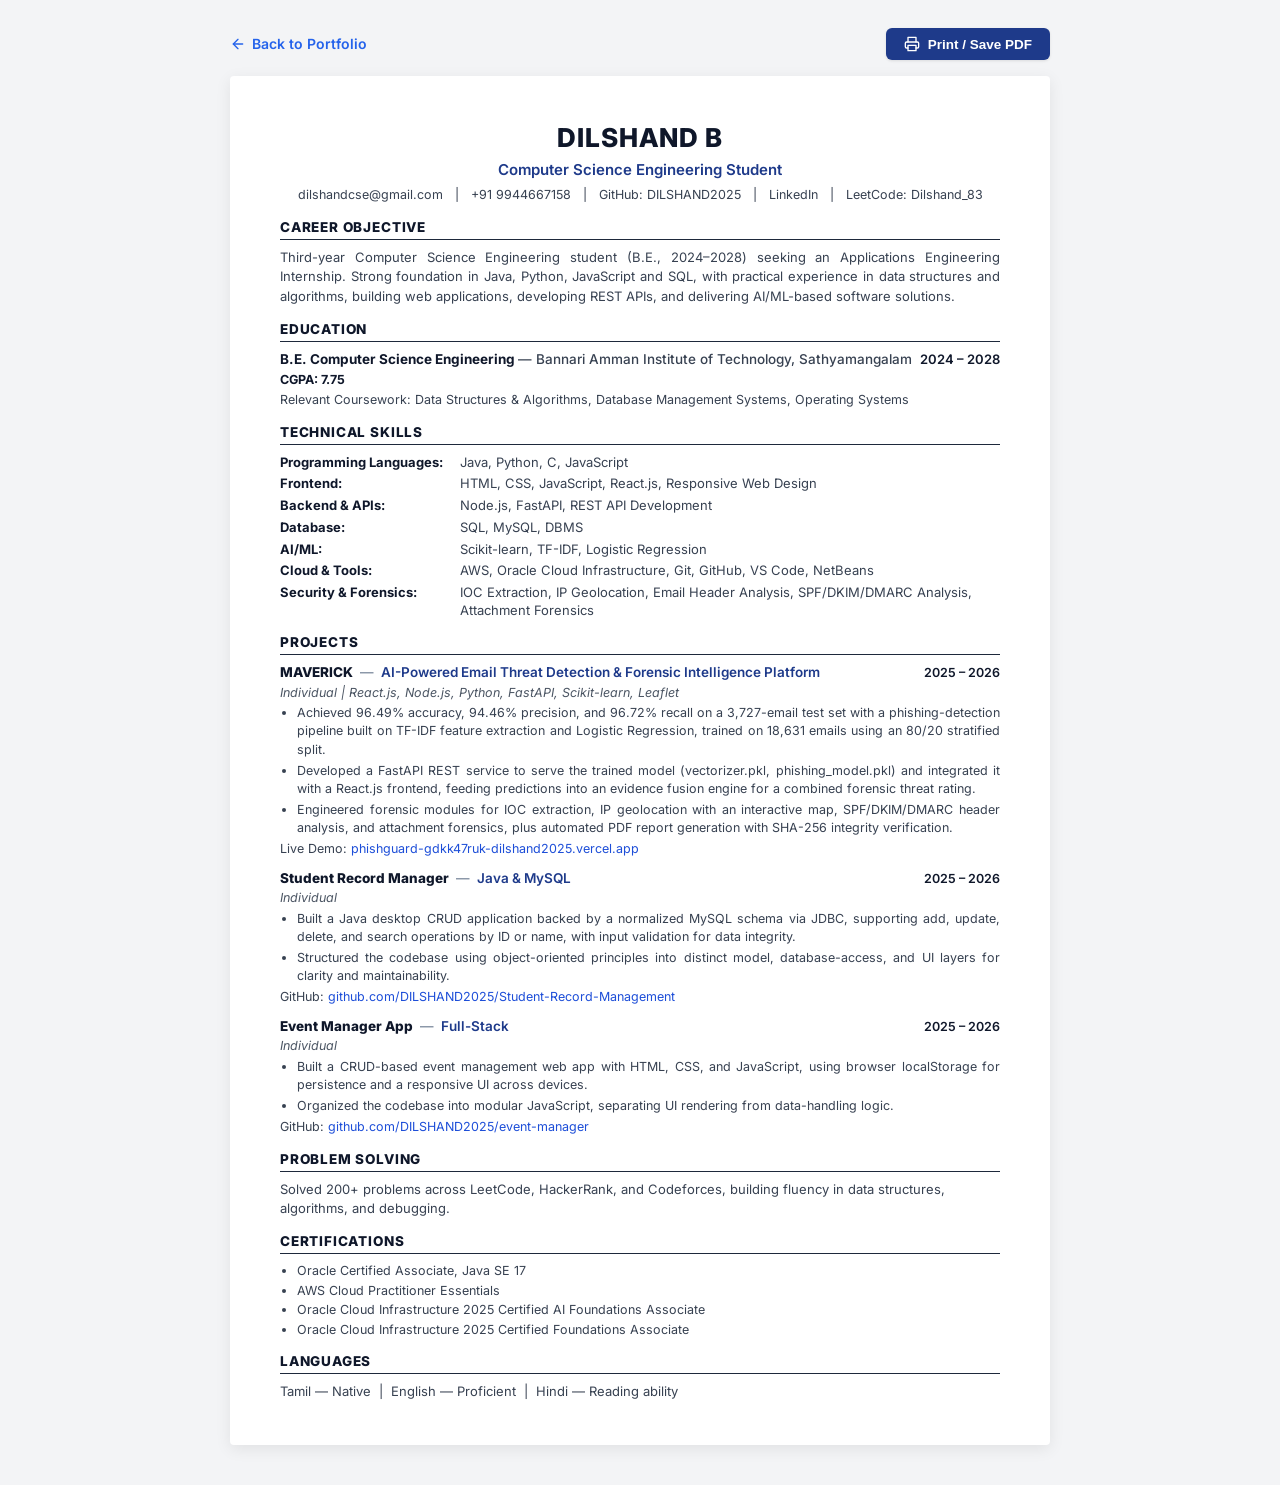
<file: resume/index.html>
<!DOCTYPE html>
<html lang="en">
<head>
  <meta charset="UTF-8" />
  <meta name="viewport" content="width=device-width, initial-scale=1.0" />
  <title>Dilshand B — Resume</title>
  <meta name="description" content="Resume of Dilshand B, Computer Science Engineering Student seeking Applications Engineering Internship." />
  <link rel="preconnect" href="https://fonts.googleapis.com">
  <link rel="preconnect" href="https://fonts.gstatic.com" crossorigin>
  <link href="https://fonts.googleapis.com/css2?family=Inter:wght@400;500;600;700;800&family=JetBrains+Mono:wght@400;500;600&display=swap" rel="stylesheet">
  <style>
    :root {
      --text-primary: #111827;
      --text-secondary: #374151;
      --text-muted: #4b5563;
      --accent: #1d4ed8;
      --border-color: #111827;
      --divider-color: #d1d5db;
      --bg-page: #f3f4f6;
      --card-bg: #ffffff;
    }

    * {
      box-sizing: border-box;
      margin: 0;
      padding: 0;
    }

    body {
      font-family: 'Inter', -apple-system, BlinkMacSystemFont, "Segoe UI", Roboto, sans-serif;
      color: var(--text-primary);
      background-color: var(--bg-page);
      line-height: 1.42;
      font-size: 13.5px;
      padding: 28px 16px 40px;
      -webkit-font-smoothing: antialiased;
    }

    .action-bar {
      max-width: 820px;
      margin: 0 auto 16px;
      display: flex;
      justify-content: space-between;
      align-items: center;
    }

    .back-btn {
      color: #2563eb;
      text-decoration: none;
      font-weight: 600;
      font-size: 14px;
      display: inline-flex;
      align-items: center;
      gap: 6px;
    }

    .back-btn:hover {
      text-decoration: underline;
    }

    .print-btn {
      background: #1e3a8a;
      color: #ffffff;
      border: none;
      padding: 8px 18px;
      border-radius: 6px;
      font-weight: 600;
      font-size: 13.5px;
      cursor: pointer;
      display: inline-flex;
      align-items: center;
      gap: 8px;
      box-shadow: 0 1px 3px rgba(0,0,0,0.1);
      transition: background 0.2s ease;
    }

    .print-btn:hover {
      background: #172554;
    }

    /* Resume Document Wrapper (A4 / Letter proportion) */
    .resume-container {
      max-width: 820px;
      margin: 0 auto;
      background: var(--card-bg);
      padding: 44px 50px;
      border-radius: 4px;
      box-shadow: 0 4px 16px rgba(0, 0, 0, 0.08);
    }

    /* Header Section */
    .resume-header {
      text-align: center;
      margin-bottom: 14px;
    }

    .candidate-name {
      font-size: 26px;
      font-weight: 800;
      letter-spacing: 0.04em;
      color: #0f172a;
      text-transform: uppercase;
      margin-bottom: 2px;
    }

    .candidate-role {
      font-size: 15px;
      font-weight: 600;
      color: #1e3a8a;
      margin-bottom: 6px;
    }

    .contact-line {
      display: flex;
      flex-wrap: wrap;
      justify-content: center;
      align-items: center;
      gap: 8px 12px;
      font-size: 12.5px;
      color: var(--text-muted);
    }

    .contact-line span, .contact-line a {
      color: var(--text-secondary);
      text-decoration: none;
    }

    .contact-line a:hover {
      color: var(--accent);
      text-decoration: underline;
    }

    .contact-sep {
      color: #9ca3af;
      user-select: none;
    }

    /* Section Headers */
    .section-title {
      font-size: 13.5px;
      font-weight: 800;
      text-transform: uppercase;
      letter-spacing: 0.06em;
      color: #0f172a;
      border-bottom: 1.5px solid #1e293b;
      padding-bottom: 2px;
      margin-top: 14px;
      margin-bottom: 8px;
    }

    /* Section Paragraphs */
    .objective-text {
      color: var(--text-secondary);
      font-size: 13px;
      line-height: 1.48;
      text-align: justify;
    }

    /* Education Block */
    .edu-row {
      display: flex;
      justify-content: space-between;
      align-items: baseline;
      font-size: 13.5px;
      margin-bottom: 2px;
    }

    .edu-degree {
      font-weight: 700;
      color: #0f172a;
    }

    .edu-degree span {
      font-weight: 500;
      color: var(--text-secondary);
    }

    .edu-date {
      font-weight: 600;
      color: #0f172a;
      font-size: 13px;
      white-space: nowrap;
    }

    .edu-meta {
      font-size: 12.5px;
      color: var(--text-secondary);
      margin-bottom: 2px;
    }

    .edu-meta strong {
      color: #0f172a;
    }

    /* Technical Skills Grid */
    .skills-table {
      width: 100%;
      border-collapse: collapse;
      font-size: 13px;
    }

    .skills-row {
      display: flex;
      margin-bottom: 3.5px;
      line-height: 1.4;
    }

    .skills-category {
      width: 180px;
      flex-shrink: 0;
      font-weight: 700;
      color: #0f172a;
    }

    .skills-items {
      color: var(--text-secondary);
    }

    /* Projects Section */
    .project-item {
      margin-bottom: 11px;
    }

    .project-header-row {
      display: flex;
      justify-content: space-between;
      align-items: baseline;
      margin-bottom: 1px;
    }

    .project-heading {
      font-size: 13.5px;
      font-weight: 800;
      color: #0f172a;
    }

    .project-heading .p-sep {
      font-weight: 400;
      color: #64748b;
      margin: 0 4px;
    }

    .project-heading .p-desc-title {
      font-weight: 600;
      color: #1e3a8a;
    }

    .project-timeline {
      font-weight: 600;
      color: #0f172a;
      font-size: 12.5px;
      white-space: nowrap;
    }

    .project-meta-line {
      font-size: 12.5px;
      color: #4b5563;
      font-style: italic;
      margin-bottom: 3px;
    }

    .project-bullets {
      list-style-type: disc;
      padding-left: 17px;
      margin-top: 2px;
    }

    .project-bullets li {
      font-size: 12.5px;
      color: var(--text-secondary);
      line-height: 1.45;
      margin-bottom: 3px;
      text-align: justify;
    }

    .project-link-line {
      font-size: 12.5px;
      margin-top: 3px;
      color: var(--text-secondary);
    }

    .project-link-line a {
      color: #1d4ed8;
      text-decoration: none;
      word-break: break-all;
    }

    .project-link-line a:hover {
      text-decoration: underline;
    }

    /* Problem Solving */
    .problem-solving-text {
      font-size: 13px;
      color: var(--text-secondary);
      line-height: 1.45;
    }

    /* Certifications List */
    .cert-list {
      list-style-type: disc;
      padding-left: 17px;
    }

    .cert-list li {
      font-size: 12.5px;
      color: var(--text-secondary);
      margin-bottom: 2px;
      line-height: 1.4;
    }

    /* Languages Line */
    .languages-text {
      font-size: 13px;
      color: var(--text-secondary);
    }

    /* Print Formatting */
    @media print {
      body {
        background: #ffffff;
        padding: 0;
        margin: 0;
        font-size: 12.5px;
      }

      .action-bar {
        display: none !important;
      }

      .resume-container {
        box-shadow: none;
        border: none;
        padding: 0 10px;
        max-width: 100%;
      }

      .candidate-name {
        font-size: 23px;
      }

      .section-title {
        margin-top: 11px;
        margin-bottom: 6px;
        font-size: 12.5px;
      }

      .project-item {
        margin-bottom: 9px;
      }

      .project-bullets li {
        margin-bottom: 2px;
      }

      @page {
        margin: 15mm 15mm 15mm 15mm;
        size: letter;
      }
    }

    @media (max-width: 640px) {
      .resume-container {
        padding: 24px 18px;
      }

      .skills-row {
        flex-direction: column;
        margin-bottom: 8px;
      }

      .skills-category {
        width: 100%;
        margin-bottom: 2px;
      }

      .project-header-row, .edu-row {
        flex-direction: column;
        gap: 2px;
      }
    }
  </style>
</head>
<body>

  <!-- Top Action Navigation -->
  <div class="action-bar">
    <a href="../index.html" class="back-btn">
      <svg width="16" height="16" viewBox="0 0 24 24" fill="none" stroke="currentColor" stroke-width="2" stroke-linecap="round" stroke-linejoin="round">
        <line x1="19" y1="12" x2="5" y2="12"></line>
        <polyline points="12 19 5 12 12 5"></polyline>
      </svg>
      Back to Portfolio
    </a>
    <button class="print-btn" onclick="window.print()">
      <svg width="16" height="16" viewBox="0 0 24 24" fill="none" stroke="currentColor" stroke-width="2" stroke-linecap="round" stroke-linejoin="round">
        <polyline points="6 9 6 2 18 2 18 9"></polyline>
        <path d="M6 18H4a2 2 0 0 1-2-2v-5a2 2 0 0 1 2-2h16a2 2 0 0 1 2 2v5a2 2 0 0 1-2 2h-2"></path>
        <rect x="6" y="14" width="12" height="8"></rect>
      </svg>
      Print / Save PDF
    </button>
  </div>

  <!-- Primary Resume Document -->
  <main class="resume-container">

    <!-- Header Section -->
    <header class="resume-header">
      <h1 class="candidate-name">DILSHAND B</h1>
      <div class="candidate-role">Computer Science Engineering Student</div>
      <div class="contact-line">
        <span><a href="mailto:dilshandcse@gmail.com">dilshandcse@gmail.com</a></span>
        <span class="contact-sep">|</span>
        <span><a href="tel:+919944667158">+91 9944667158</a></span>
        <span class="contact-sep">|</span>
        <span>GitHub: <a href="https://github.com/DILSHAND2025" target="_blank" rel="noopener noreferrer">DILSHAND2025</a></span>
        <span class="contact-sep">|</span>
        <span><a href="https://www.linkedin.com/in/dilshand-b-141581331" target="_blank" rel="noopener noreferrer">LinkedIn</a></span>
        <span class="contact-sep">|</span>
        <span>LeetCode: <a href="https://leetcode.com/u/Dilshand_83/" target="_blank" rel="noopener noreferrer">Dilshand_83</a></span>
      </div>
    </header>

    <!-- Career Objective -->
    <section>
      <h2 class="section-title">CAREER OBJECTIVE</h2>
      <p class="objective-text">
        Third-year Computer Science Engineering student (B.E., 2024–2028) seeking an Applications Engineering Internship. Strong foundation in Java, Python, JavaScript and SQL, with practical experience in data structures and algorithms, building web applications, developing REST APIs, and delivering AI/ML-based software solutions.
      </p>
    </section>

    <!-- Education -->
    <section>
      <h2 class="section-title">EDUCATION</h2>
      <div class="edu-row">
        <div class="edu-degree">
          B.E. Computer Science Engineering <span>— Bannari Amman Institute of Technology, Sathyamangalam</span>
        </div>
        <div class="edu-date">2024 – 2028</div>
      </div>
      <div class="edu-meta">
        <strong>CGPA: 7.75</strong>
      </div>
      <div class="edu-meta">
        Relevant Coursework: Data Structures &amp; Algorithms, Database Management Systems, Operating Systems
      </div>
    </section>

    <!-- Technical Skills -->
    <section>
      <h2 class="section-title">TECHNICAL SKILLS</h2>
      <div class="skills-table">
        <div class="skills-row">
          <div class="skills-category">Programming Languages:</div>
          <div class="skills-items">Java, Python, C, JavaScript</div>
        </div>
        <div class="skills-row">
          <div class="skills-category">Frontend:</div>
          <div class="skills-items">HTML, CSS, JavaScript, React.js, Responsive Web Design</div>
        </div>
        <div class="skills-row">
          <div class="skills-category">Backend &amp; APIs:</div>
          <div class="skills-items">Node.js, FastAPI, REST API Development</div>
        </div>
        <div class="skills-row">
          <div class="skills-category">Database:</div>
          <div class="skills-items">SQL, MySQL, DBMS</div>
        </div>
        <div class="skills-row">
          <div class="skills-category">AI/ML:</div>
          <div class="skills-items">Scikit-learn, TF-IDF, Logistic Regression</div>
        </div>
        <div class="skills-row">
          <div class="skills-category">Cloud &amp; Tools:</div>
          <div class="skills-items">AWS, Oracle Cloud Infrastructure, Git, GitHub, VS Code, NetBeans</div>
        </div>
        <div class="skills-row">
          <div class="skills-category">Security &amp; Forensics:</div>
          <div class="skills-items">IOC Extraction, IP Geolocation, Email Header Analysis, SPF/DKIM/DMARC Analysis, Attachment Forensics</div>
        </div>
      </div>
    </section>

    <!-- Projects -->
    <section>
      <h2 class="section-title">PROJECTS</h2>

      <!-- Project 1: MAVERICK -->
      <article class="project-item">
        <div class="project-header-row">
          <div class="project-heading">
            MAVERICK <span class="p-sep">—</span> <span class="p-desc-title">AI-Powered Email Threat Detection &amp; Forensic Intelligence Platform</span>
          </div>
          <div class="project-timeline">2025 – 2026</div>
        </div>
        <div class="project-meta-line">
          Individual | React.js, Node.js, Python, FastAPI, Scikit-learn, Leaflet
        </div>
        <ul class="project-bullets">
          <li>
            Achieved 96.49% accuracy, 94.46% precision, and 96.72% recall on a 3,727-email test set with a phishing-detection pipeline built on TF-IDF feature extraction and Logistic Regression, trained on 18,631 emails using an 80/20 stratified split.
          </li>
          <li>
            Developed a FastAPI REST service to serve the trained model (vectorizer.pkl, phishing_model.pkl) and integrated it with a React.js frontend, feeding predictions into an evidence fusion engine for a combined forensic threat rating.
          </li>
          <li>
            Engineered forensic modules for IOC extraction, IP geolocation with an interactive map, SPF/DKIM/DMARC header analysis, and attachment forensics, plus automated PDF report generation with SHA-256 integrity verification.
          </li>
        </ul>
        <div class="project-link-line">
          Live Demo: <a href="https://phishguard-gdkk47ruk-dilshand2025.vercel.app" target="_blank" rel="noopener noreferrer">phishguard-gdkk47ruk-dilshand2025.vercel.app</a>
        </div>
      </article>

      <!-- Project 2: Student Record Manager -->
      <article class="project-item">
        <div class="project-header-row">
          <div class="project-heading">
            Student Record Manager <span class="p-sep">—</span> <span class="p-desc-title">Java &amp; MySQL</span>
          </div>
          <div class="project-timeline">2025 – 2026</div>
        </div>
        <div class="project-meta-line">
          Individual
        </div>
        <ul class="project-bullets">
          <li>
            Built a Java desktop CRUD application backed by a normalized MySQL schema via JDBC, supporting add, update, delete, and search operations by ID or name, with input validation for data integrity.
          </li>
          <li>
            Structured the codebase using object-oriented principles into distinct model, database-access, and UI layers for clarity and maintainability.
          </li>
        </ul>
        <div class="project-link-line">
          GitHub: <a href="https://github.com/DILSHAND2025/Student-Record-Management" target="_blank" rel="noopener noreferrer">github.com/DILSHAND2025/Student-Record-Management</a>
        </div>
      </article>

      <!-- Project 3: Event Manager App -->
      <article class="project-item">
        <div class="project-header-row">
          <div class="project-heading">
            Event Manager App <span class="p-sep">—</span> <span class="p-desc-title">Full-Stack</span>
          </div>
          <div class="project-timeline">2025 – 2026</div>
        </div>
        <div class="project-meta-line">
          Individual
        </div>
        <ul class="project-bullets">
          <li>
            Built a CRUD-based event management web app with HTML, CSS, and JavaScript, using browser localStorage for persistence and a responsive UI across devices.
          </li>
          <li>
            Organized the codebase into modular JavaScript, separating UI rendering from data-handling logic.
          </li>
        </ul>
        <div class="project-link-line">
          GitHub: <a href="https://github.com/DILSHAND2025/event-manager" target="_blank" rel="noopener noreferrer">github.com/DILSHAND2025/event-manager</a>
        </div>
      </article>
    </section>

    <!-- Problem Solving -->
    <section>
      <h2 class="section-title">PROBLEM SOLVING</h2>
      <p class="problem-solving-text">
        Solved 200+ problems across LeetCode, HackerRank, and Codeforces, building fluency in data structures, algorithms, and debugging.
      </p>
    </section>

    <!-- Certifications -->
    <section>
      <h2 class="section-title">CERTIFICATIONS</h2>
      <ul class="cert-list">
        <li>Oracle Certified Associate, Java SE 17</li>
        <li>AWS Cloud Practitioner Essentials</li>
        <li>Oracle Cloud Infrastructure 2025 Certified AI Foundations Associate</li>
        <li>Oracle Cloud Infrastructure 2025 Certified Foundations Associate</li>
      </ul>
    </section>

    <!-- Languages -->
    <section>
      <h2 class="section-title">LANGUAGES</h2>
      <p class="languages-text">
        Tamil — Native &nbsp;|&nbsp; English — Proficient &nbsp;|&nbsp; Hindi — Reading ability
      </p>
    </section>

  </main>

</body>
</html>
</file>
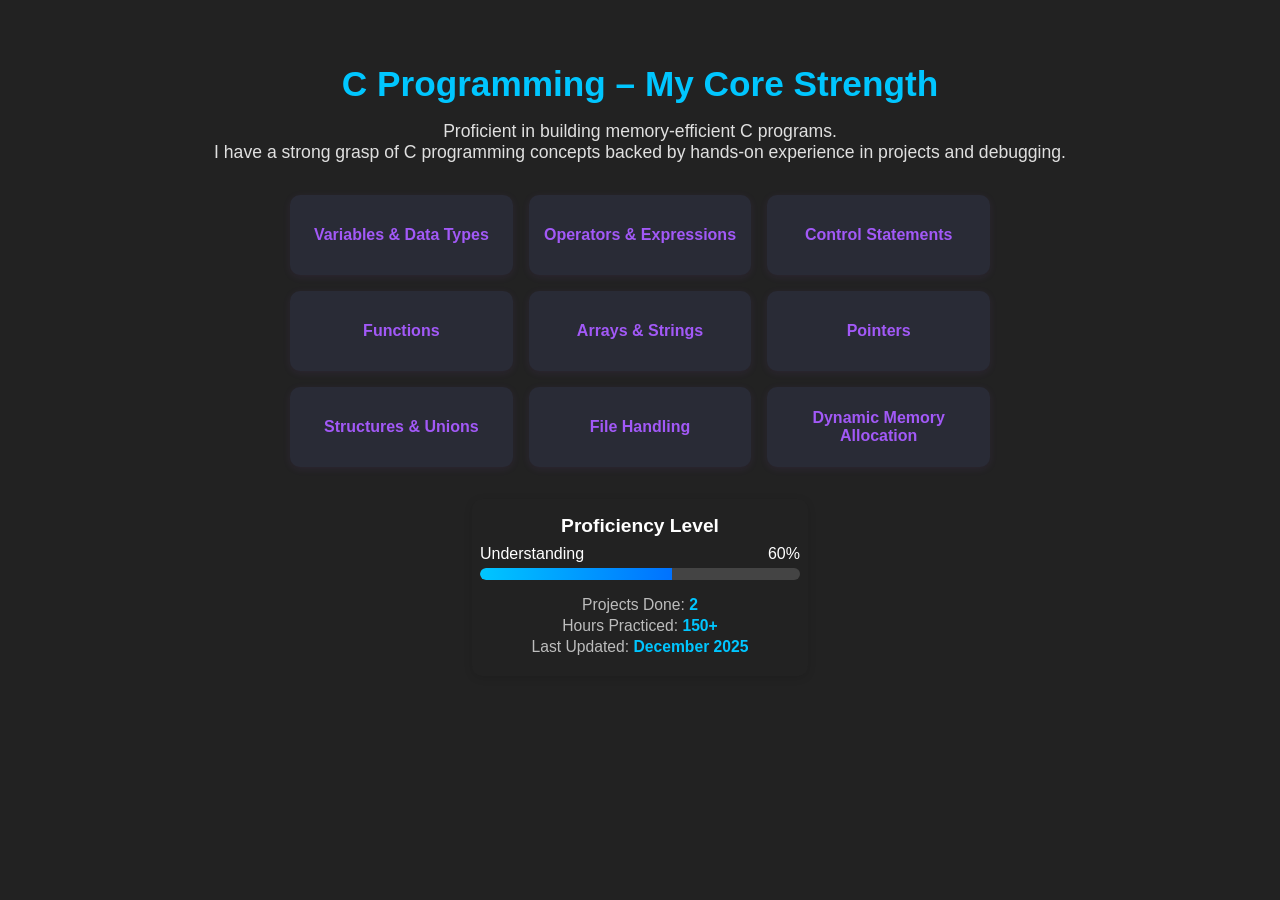
<file: c programming.html>
<!DOCTYPE html>
<html lang="en">
<head>
  <meta charset="UTF-8">
  <title>C Programming</title>
  <link rel="stylesheet" href="c programming.css">
</head>
<body>
  <h1>C Programming – My Core Strength</h1>
  <p class="c-summary">
    Proficient in building memory-efficient C programs.<br>
    I have a strong grasp of C programming concepts backed by hands-on experience in projects and debugging.
  </p>

  <div class="concepts-grid">
    <div class="concept-card" data-hover="Confident with variable types and scope.">Variables & Data Types</div>
    <div class="concept-card" data-hover="Skilled in using all C operators and expressions.">Operators & Expressions</div>
    <div class="concept-card" data-hover="Mastery in if, switch, for, while, and do-while.">Control Statements</div>
    <div class="concept-card" data-hover="Able to write modular, reusable code.">Functions</div>
    <div class="concept-card" data-hover="Efficient with arrays and string manipulation.">Arrays & Strings</div>
    <div class="concept-card" data-hover="Comfortable with pointer arithmetic and memory access.">Pointers</div>
    <div class="concept-card" data-hover="Use structures/unions for complex data.">Structures & Unions</div>
    <div class="concept-card" data-hover="Read/write files with error handling.">File Handling</div>
    <div class="concept-card" data-hover="Dynamic allocation using malloc/calloc/free.">Dynamic Memory Allocation</div>
  </div>

  <div class="progress-container">
    <div class="progress-title">Proficiency Level</div>
    <div class="progress-label">
      <span>Understanding</span>
      <span>60%</span>
    </div>
    <div class="progress-bar-bg">
      <div class="progress-bar-fill"></div>
    </div>
    <div class="metrics">
      <span>Projects Done: <strong>2</strong></span>
      <span>Hours Practiced: <strong>150+</strong></span>
      <span>Last Updated: <strong>December 2025</strong></span>
    </div>
  </div>

  <script>
    // Progress bar animation on scroll into view
    function animateProgressBar() {
      const bar = document.querySelector('.progress-bar-fill');
      const rect = bar.getBoundingClientRect();
      if (rect.top < window.innerHeight && rect.bottom > 0) {
        bar.style.width = '60%';
        window.removeEventListener('scroll', animateProgressBar);
      }
    }
    window.addEventListener('scroll', animateProgressBar);
    window.addEventListener('DOMContentLoaded', animateProgressBar);

    // Concept card hover effect
    document.querySelectorAll('.concept-card').forEach(card => {
      card.addEventListener('mouseenter', function() {
        this.setAttribute('data-original', this.textContent);
        this.textContent = this.getAttribute('data-hover');
      });
      card.addEventListener('mouseleave', function() {
        this.textContent = this.getAttribute('data-original');
      });
    });
  </script>
</body>
</html>
</file>
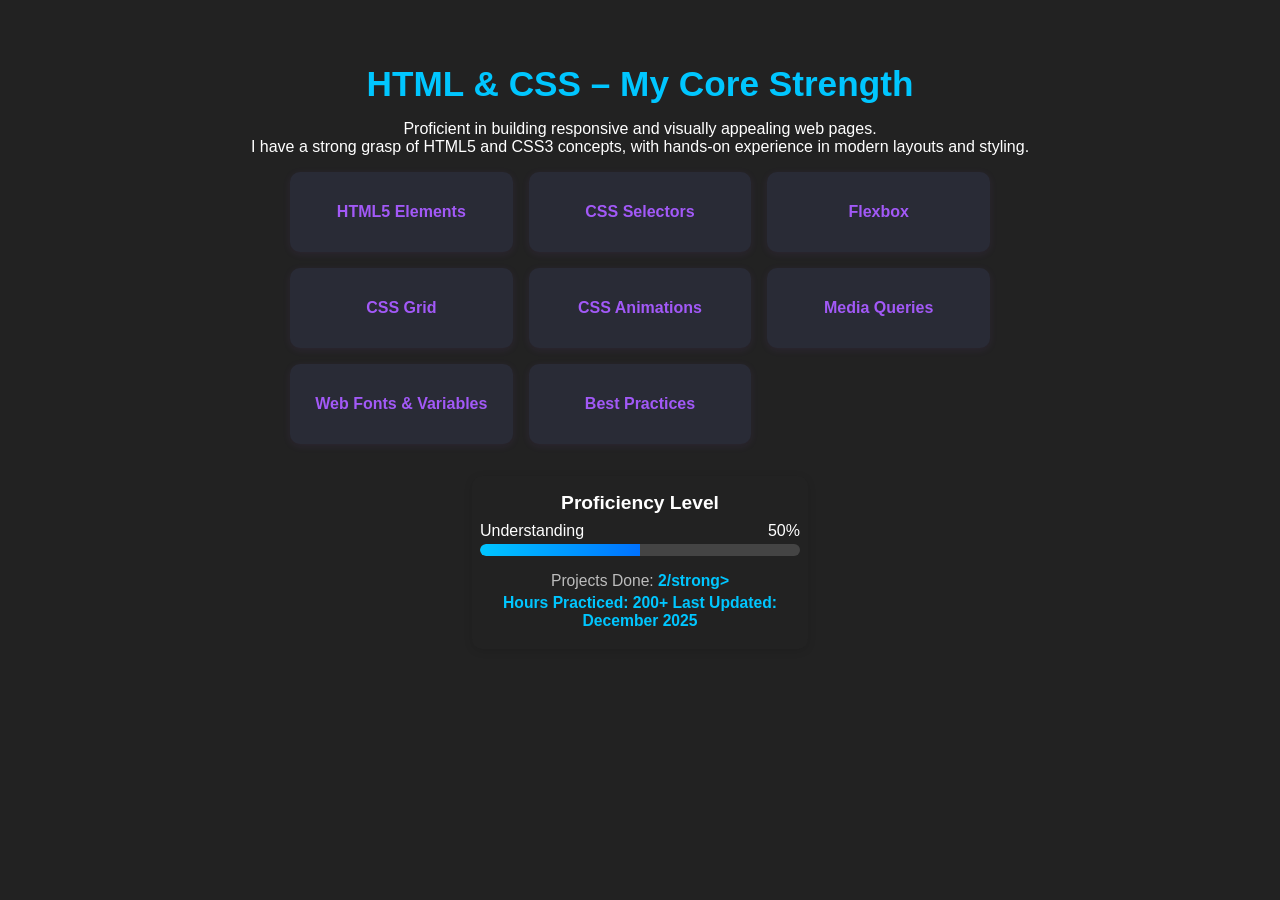
<file: Htmlcss.html>
<!DOCTYPE html>
<html lang="en">
<head>
  <meta charset="UTF-8">
  <title>HTML & CSS</title>
  <link rel="stylesheet" href="Htmlcss.css">
</head>
<body>
  <h1>HTML &amp; CSS – My Core Strength</h1>
  <p class="c-summary">
    Proficient in building responsive and visually appealing web pages.<br>
    I have a strong grasp of HTML5 and CSS3 concepts, with hands-on experience in modern layouts and styling.
  </p>

  <div class="concepts-grid">
    <div class="concept-card" data-hover="Semantic tags, forms, tables, and accessibility.">HTML5 Elements</div>
    <div class="concept-card" data-hover="Selectors, combinators, and specificity.">CSS Selectors</div>
    <div class="concept-card" data-hover="Flexbox layouts for responsive design.">Flexbox</div>
    <div class="concept-card" data-hover="Grid layouts for complex page structures.">CSS Grid</div>
    <div class="concept-card" data-hover="Transitions, transforms, and keyframe animations.">CSS Animations</div>
    <div class="concept-card" data-hover="Responsive design with media queries.">Media Queries</div>
    <div class="concept-card" data-hover="Custom fonts, icons, and variables.">Web Fonts & Variables</div>
    <div class="concept-card" data-hover="Organized, maintainable, and scalable CSS.">Best Practices</div>
  </div>

  <div class="progress-container">
    <div class="progress-title">Proficiency Level</div>
    <div class="progress-label">
      <span>Understanding</span>
      <span>50%</span>
    </div>
    <div class="progress-bar-bg">
      <div class="progress-bar-fill"></div>
    </div>
    <div class="metrics">
      <span>Projects Done: <strong>2/strong></span>
      <span>Hours Practiced: <strong>200+</strong></span>
      <span>Last Updated: <strong>December 2025</strong></span>
    </div>
  </div>

  <script>
    // Progress bar animation on scroll into view
    function animateProgressBar() {
      const bar = document.querySelector('.progress-bar-fill');
      const rect = bar.getBoundingClientRect();
      if (rect.top < window.innerHeight && rect.bottom > 0) {
        bar.style.width = '50%';
        window.removeEventListener('scroll', animateProgressBar);
      }
    }
    window.addEventListener('scroll', animateProgressBar);
    window.addEventListener('DOMContentLoaded', animateProgressBar);

    // Concept card hover effect
    document.querySelectorAll('.concept-card').forEach(card => {
      card.addEventListener('mouseenter', function() {
        this.setAttribute('data-original', this.textContent);
        this.textContent = this.getAttribute('data-hover');
      });
      card.addEventListener('mouseleave', function() {
        this.textContent = this.getAttribute('data-original');
      });
    });
  </script>
</body>
</html>
</file>
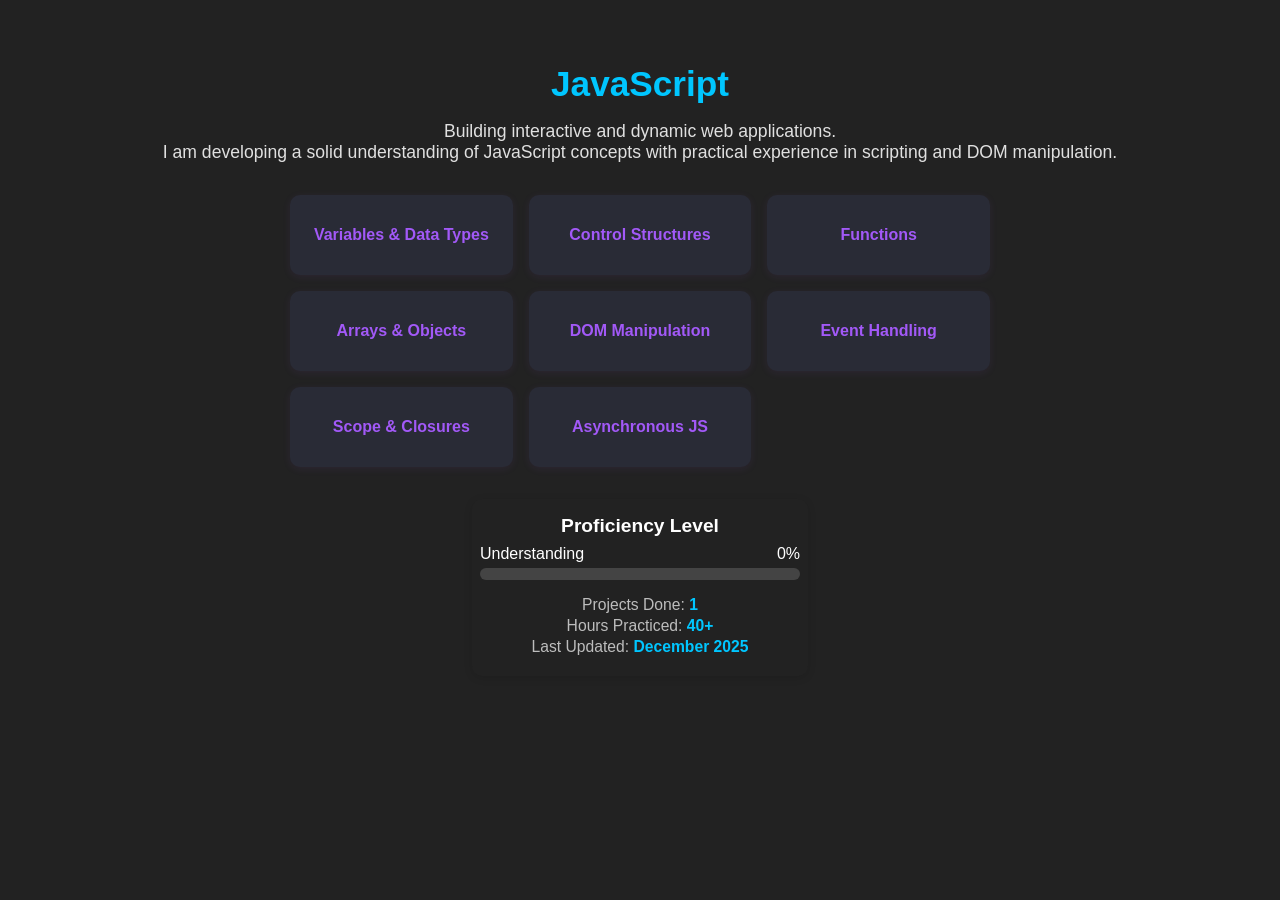
<file: javascript.html>
<!DOCTYPE html>
<html lang="en">
<head>
  <meta charset="UTF-8">
  <title>JavaScript</title>
  <link rel="stylesheet" href="c programming.css">
</head>
<body>
  <h1>JavaScript </h1>
  <p class="c-summary">
    Building interactive and dynamic web applications.<br>
    I am developing a solid understanding of JavaScript concepts with practical experience in scripting and DOM manipulation.
  </p>

  <div class="concepts-grid">
    <div class="concept-card" data-hover="Declaring variables with let, const, and var.">Variables & Data Types</div>
    <div class="concept-card" data-hover="Using if, else, switch, for, while, and do-while.">Control Structures</div>
    <div class="concept-card" data-hover="Defining and invoking functions, arrow functions.">Functions</div>
    <div class="concept-card" data-hover="Manipulating arrays and objects.">Arrays & Objects</div>
    <div class="concept-card" data-hover="Selecting and updating HTML elements.">DOM Manipulation</div>
    <div class="concept-card" data-hover="Handling user events like clicks and input.">Event Handling</div>
    <div class="concept-card" data-hover="Understanding scope and closures.">Scope & Closures</div>
    <div class="concept-card" data-hover="Working with promises and async/await.">Asynchronous JS</div>
  </div>

  <div class="progress-container">
    <div class="progress-title">Proficiency Level</div>
    <div class="progress-label">
      <span>Understanding</span>
      <span>0%</span>
    </div>
    <div class="progress-bar-bg">
      <div class="progress-bar-fill"></div>
    </div>
    <div class="metrics">
      <span>Projects Done: <strong>1</strong></span>
      <span>Hours Practiced: <strong>40+</strong></span>
      <span>Last Updated: <strong>December 2025</strong></span>
    </div>
  </div>

  <script>
    // Progress bar animation on scroll into view
    function animateProgressBar() {
      const bar = document.querySelector('.progress-bar-fill');
      const rect = bar.getBoundingClientRect();
      if (rect.top < window.innerHeight && rect.bottom > 0) {
        bar.style.width = '0%';
        window.removeEventListener('scroll', animateProgressBar);
      }
    }
    window.addEventListener('scroll', animateProgressBar);
    window.addEventListener('DOMContentLoaded', animateProgressBar);

    // Concept card hover effect
    document.querySelectorAll('.concept-card').forEach(card => {
      card.addEventListener('mouseenter', function() {
        this.setAttribute('data-original', this.textContent);
        this.textContent = this.getAttribute('data-hover');
      });
      card.addEventListener('mouseleave', function() {
        this.textContent = this.getAttribute('data-original');
      });
    });
  </script>
</body>
</html>
</file>
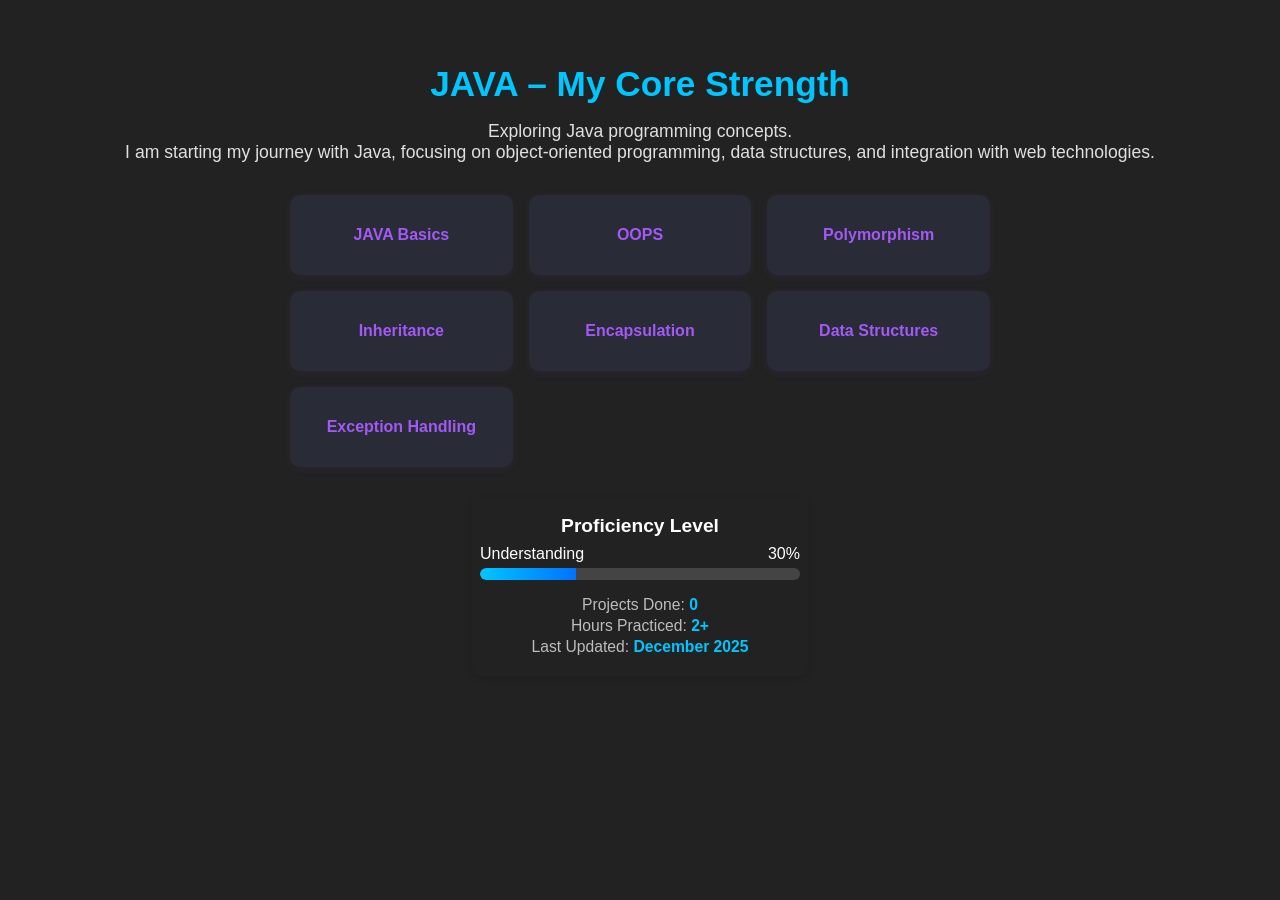
<file: MongoDB.html>
<!DOCTYPE html>
<html lang="en">
<head>
  <meta charset="UTF-8">
  <title>JAVA</title>
  <link rel="stylesheet" href="c programming.css">
</head>
<body>
  <h1>JAVA – My Core Strength</h1>
  <p class="c-summary">
    Exploring Java programming concepts.<br>
    I am starting my journey with Java, focusing on object-oriented programming, data structures, and integration with web technologies.
  </p>

  <div class="concepts-grid">
    <div class="concept-card" data-hover="Understanding OOPS, data structures.">JAVA Basics</div>
    <div class="concept-card" data-hover="Polymorphism, inheritance, encapsulation.">OOPS</div>
    <div class="concept-card" data-hover="Understanding polymorphism in Java.">Polymorphism</div>
    <div class="concept-card" data-hover="multi inheritance , multi-level inheritance.">Inheritance</div>
    <div class="concept-card" data-hover="Encapsulation in Java.">Encapsulation</div>
    <div class="concept-card" data-hover="Java Collections Framework.">Data Structures</div>
    <div class="concept-card" data-hover="Exception handling mechanisms.">Exception Handling</div>
  </div>

  <div class="progress-container">
    <div class="progress-title">Proficiency Level</div>
    <div class="progress-label">
      <span>Understanding</span>
      <span>30%</span>
    </div>
    <div class="progress-bar-bg">
      <div class="progress-bar-fill"></div>
    </div>
    <div class="metrics">
      <span>Projects Done: <strong>0</strong></span>
      <span>Hours Practiced: <strong>2+</strong></span>
      <span>Last Updated: <strong>December 2025</strong></span>
    </div>
  </div>

  <script>
    // Progress bar animation on scroll into view
    function animateProgressBar() {
      const bar = document.querySelector('.progress-bar-fill');
      const rect = bar.getBoundingClientRect();
      if (rect.top < window.innerHeight && rect.bottom > 0) {
        bar.style.width = '30%';
        window.removeEventListener('scroll', animateProgressBar);
      }
    }
    window.addEventListener('scroll', animateProgressBar);
    window.addEventListener('DOMContentLoaded', animateProgressBar);

    // Concept card hover effect
    document.querySelectorAll('.concept-card').forEach(card => {
      card.addEventListener('mouseenter', function() {
        this.setAttribute('data-original', this.textContent);
        this.textContent = this.getAttribute('data-hover');
      });
      card.addEventListener('mouseleave', function() {
        this.textContent = this.getAttribute('data-original');
      });
    });
  </script>
</body>
</html>
</file>
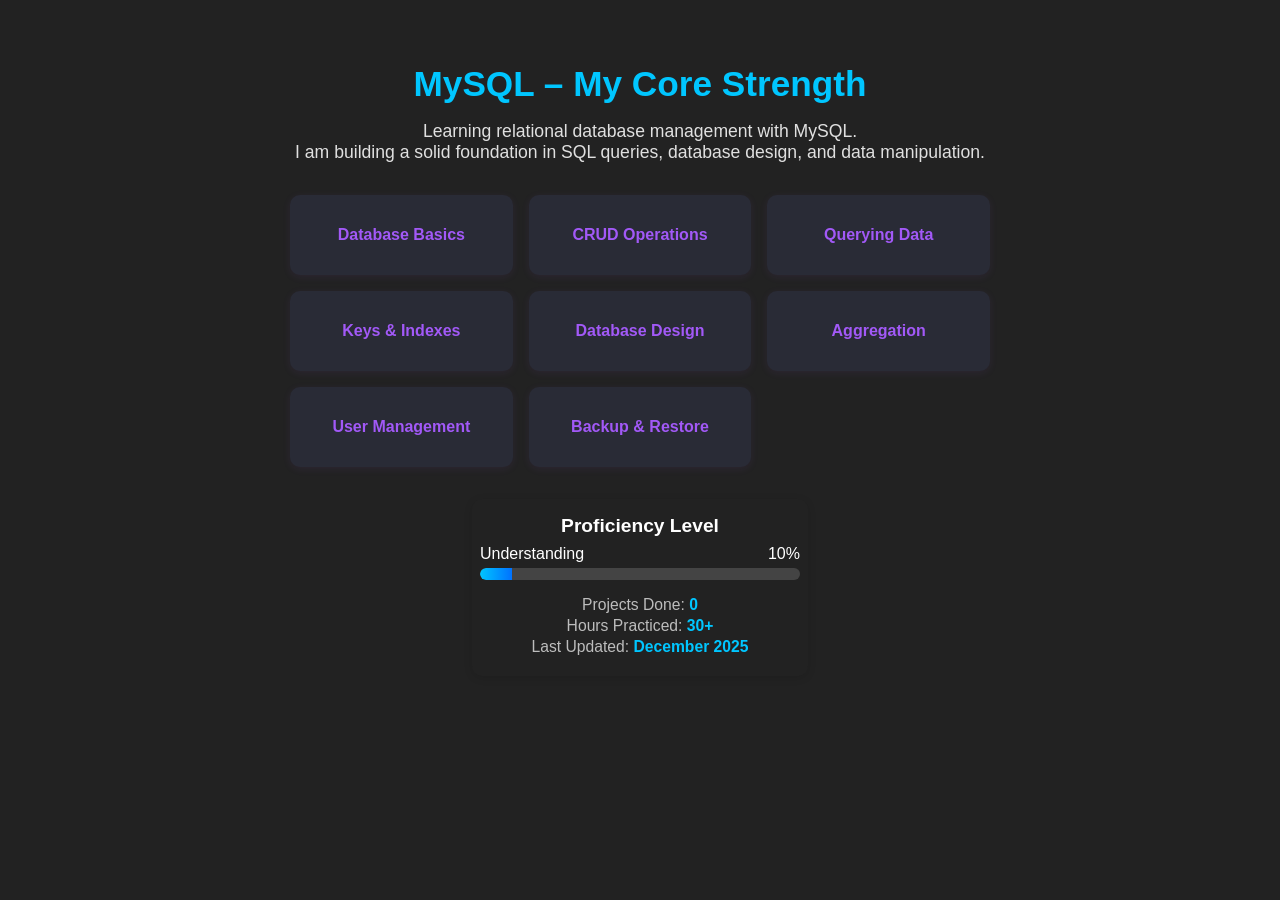
<file: Mysql.html>
<!DOCTYPE html>
<html lang="en">
<head>
  <meta charset="UTF-8">
  <title>MySQL</title>
  <link rel="stylesheet" href="c programming.css">
</head>
<body>
  <h1>MySQL – My Core Strength</h1>
  <p class="c-summary">
    Learning relational database management with MySQL.<br>
    I am building a solid foundation in SQL queries, database design, and data manipulation.
  </p>

  <div class="concepts-grid">
    <div class="concept-card" data-hover="Understanding databases, tables, and relationships.">Database Basics</div>
    <div class="concept-card" data-hover="Writing SELECT, INSERT, UPDATE, DELETE queries.">CRUD Operations</div>
    <div class="concept-card" data-hover="Filtering, sorting, and joining tables.">Querying Data</div>
    <div class="concept-card" data-hover="Using PRIMARY KEY, FOREIGN KEY, and indexes.">Keys & Indexes</div>
    <div class="concept-card" data-hover="Designing normalized database schemas.">Database Design</div>
    <div class="concept-card" data-hover="Using aggregate functions and GROUP BY.">Aggregation</div>
    <div class="concept-card" data-hover="Managing users and permissions.">User Management</div>
    <div class="concept-card" data-hover="Performing backups and restores.">Backup & Restore</div>
  </div>

  <div class="progress-container">
    <div class="progress-title">Proficiency Level</div>
    <div class="progress-label">
      <span>Understanding</span>
      <span>10%</span>
    </div>
    <div class="progress-bar-bg">
      <div class="progress-bar-fill"></div>
    </div>
    <div class="metrics">
      <span>Projects Done: <strong>0</strong></span>
      <span>Hours Practiced: <strong>30+</strong></span>
      <span>Last Updated: <strong>December 2025</strong></span>
    </div>
  </div>

  <script>
    // Progress bar animation on scroll into view
    function animateProgressBar() {
      const bar = document.querySelector('.progress-bar-fill');
      const rect = bar.getBoundingClientRect();
      if (rect.top < window.innerHeight && rect.bottom > 0) {
        bar.style.width = '10%';
        window.removeEventListener('scroll', animateProgressBar);
      }
    }
    window.addEventListener('scroll', animateProgressBar);
    window.addEventListener('DOMContentLoaded', animateProgressBar);

    // Concept card hover effect
    document.querySelectorAll('.concept-card').forEach(card => {
      card.addEventListener('mouseenter', function() {
        this.setAttribute('data-original', this.textContent);
        this.textContent = this.getAttribute('data-hover');
      });
      card.addEventListener('mouseleave', function() {
        this.textContent = this.getAttribute('data-original');
      });
    });
  </script>
</body>
</html>
</file>
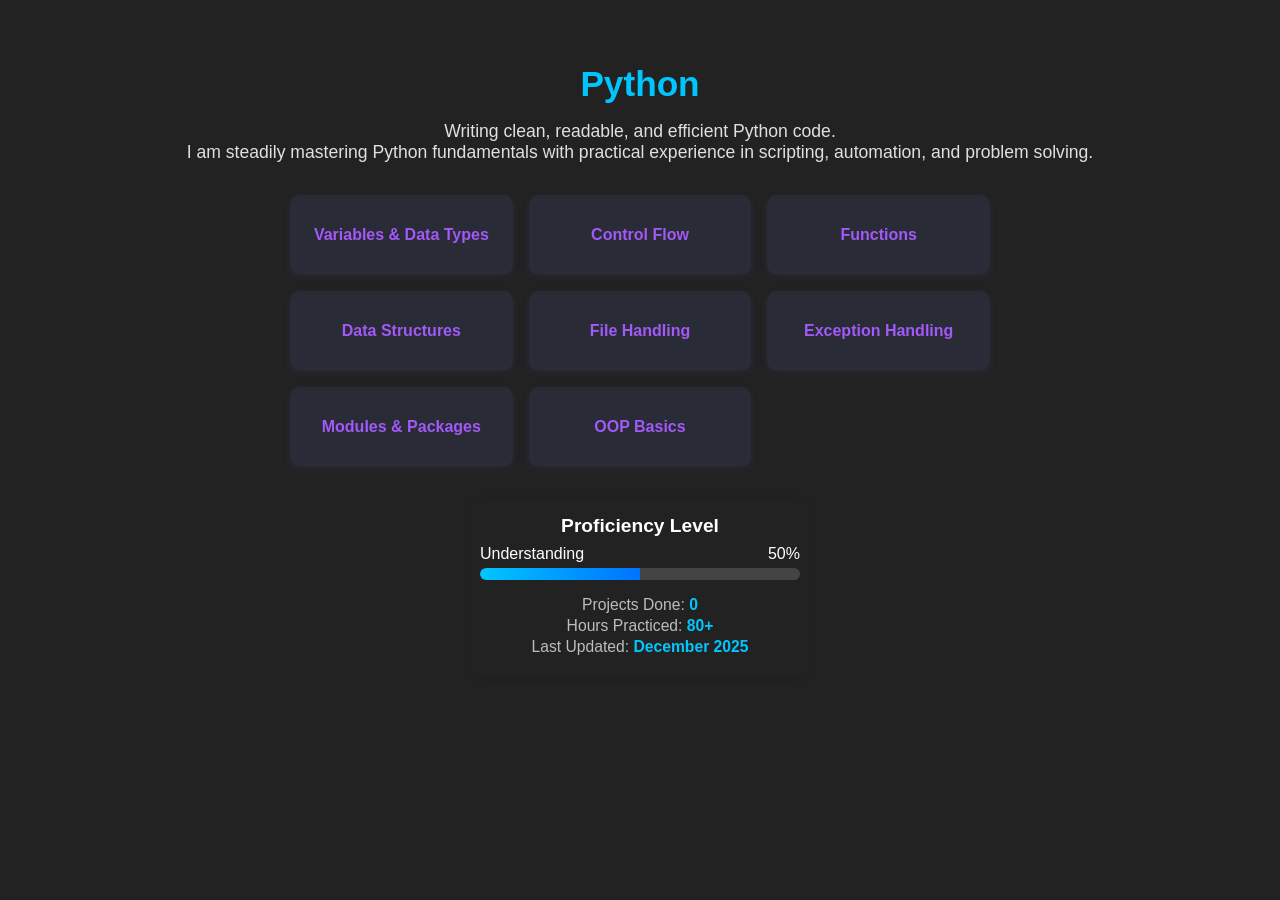
<file: python.html>
<!DOCTYPE html>
<html lang="en">
<head>
  <meta charset="UTF-8">
  <title>Python</title>
  <link rel="stylesheet" href="c programming.css">
</head>
<body>
  <h1>Python </h1>
  <p class="c-summary">
    Writing clean, readable, and efficient Python code.<br>
    I am steadily mastering Python fundamentals with practical experience in scripting, automation, and problem solving.
  </p>

  <div class="concepts-grid">
    <div class="concept-card" data-hover="Understanding variables, numbers, strings, and booleans.">Variables & Data Types</div>
    <div class="concept-card" data-hover="Using if, elif, else, for, and while.">Control Flow</div>
    <div class="concept-card" data-hover="Defining and calling functions, using arguments and return values.">Functions</div>
    <div class="concept-card" data-hover="Working with lists, tuples, sets, and dictionaries.">Data Structures</div>
    <div class="concept-card" data-hover="Reading from and writing to files.">File Handling</div>
    <div class="concept-card" data-hover="Handling exceptions with try, except, finally.">Exception Handling</div>
    <div class="concept-card" data-hover="Writing and importing modules, using packages.">Modules & Packages</div>
    <div class="concept-card" data-hover="Using classes, objects, and inheritance.">OOP Basics</div>
  </div>

  <div class="progress-container">
    <div class="progress-title">Proficiency Level</div>
    <div class="progress-label">
      <span>Understanding</span>
      <span>50%</span>
    </div>
    <div class="progress-bar-bg">
      <div class="progress-bar-fill"></div>
    </div>
    <div class="metrics">
      <span>Projects Done: <strong>0</strong></span>
      <span>Hours Practiced: <strong>80+</strong></span>
      <span>Last Updated: <strong>December 2025</strong></span>
    </div>
  </div>

  <script>
    // Progress bar animation on scroll into view
    function animateProgressBar() {
      const bar = document.querySelector('.progress-bar-fill');
      const rect = bar.getBoundingClientRect();
      if (rect.top < window.innerHeight && rect.bottom > 0) {
        bar.style.width = '50%';
        window.removeEventListener('scroll', animateProgressBar);
      }
    }
    window.addEventListener('scroll', animateProgressBar);
    window.addEventListener('DOMContentLoaded', animateProgressBar);

    // Concept card hover effect
    document.querySelectorAll('.concept-card').forEach(card => {
      card.addEventListener('mouseenter', function() {
        this.setAttribute('data-original', this.textContent);
        this.textContent = this.getAttribute('data-hover');
      });
      card.addEventListener('mouseleave', function() {
        this.textContent = this.getAttribute('data-original');
      });
    });
  </script>
</file>
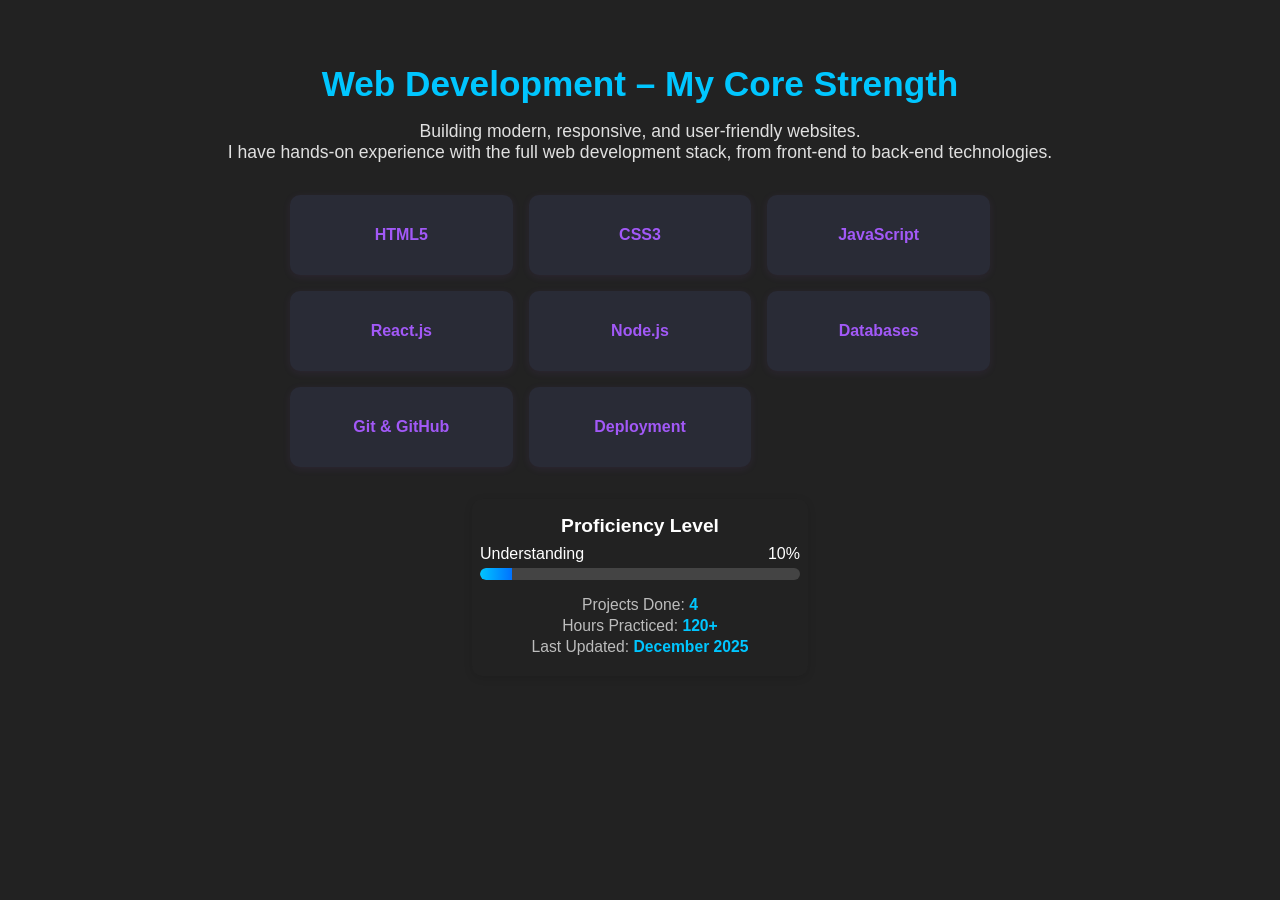
<file: Web Development.html>
<!DOCTYPE html>
<html lang="en">
<head>
  <meta charset="UTF-8">
  <title>Web Development</title>
  <link rel="stylesheet" href="c programming.css">
</head>
<body>
  <h1>Web Development – My Core Strength</h1>
  <p class="c-summary">
    Building modern, responsive, and user-friendly websites.<br>
    I have hands-on experience with the full web development stack, from front-end to back-end technologies.
  </p>

  <div class="concepts-grid">
    <div class="concept-card" data-hover="Structuring content with HTML5 and semantic tags.">HTML5</div>
    <div class="concept-card" data-hover="Styling and layout with CSS3, Flexbox, and Grid.">CSS3</div>
    <div class="concept-card" data-hover="Adding interactivity with JavaScript and DOM manipulation.">JavaScript</div>
    <div class="concept-card" data-hover="Building dynamic UIs with React.js.">React.js</div>
    <div class="concept-card" data-hover="Creating RESTful APIs and server logic with Node.js.">Node.js</div>
    <div class="concept-card" data-hover="Managing data with MongoDB and MySQL databases.">Databases</div>
    <div class="concept-card" data-hover="Version control and collaboration using Git & GitHub.">Git & GitHub</div>
    <div class="concept-card" data-hover="Deploying and hosting web applications.">Deployment</div>
  </div>

  <div class="progress-container">
    <div class="progress-title">Proficiency Level</div>
    <div class="progress-label">
      <span>Understanding</span>
      <span>10%</span>
    </div>
    <div class="progress-bar-bg">
      <div class="progress-bar-fill"></div>
    </div>
    <div class="metrics">
      <span>Projects Done: <strong>4</strong></span>
      <span>Hours Practiced: <strong>120+</strong></span>
      <span>Last Updated: <strong>December 2025</strong></span>
    </div>
  </div>

  <script>
    // Progress bar animation on scroll into view
    function animateProgressBar() {
      const bar = document.querySelector('.progress-bar-fill');
      const rect = bar.getBoundingClientRect();
      if (rect.top < window.innerHeight && rect.bottom > 0) {
        bar.style.width = '10%';
        window.removeEventListener('scroll', animateProgressBar);
      }
    }
    window.addEventListener('scroll', animateProgressBar);
    window.addEventListener('DOMContentLoaded', animateProgressBar);

    // Concept card hover effect
    document.querySelectorAll('.concept-card').forEach(card => {
      card.addEventListener('mouseenter', function() {
        this.setAttribute('data-original', this.textContent);
        this.textContent = this.getAttribute('data-hover');
      });
      card.addEventListener('mouseleave', function() {
        this.textContent = this.getAttribute('data-original');
      });
    });
  </script>
</body>
</html>
</file>
<file: css/style.css>
/* ==========================================================================
   DILSHAND B — PORTFOLIO DESIGN SYSTEM & STYLESHEET
   Clean, Modern, Product-Engineer Aesthetic
   Colors: White / Slate / Electric Blue Accent / Emerald Badge
   ========================================================================== */

/* --------------------------------------------------------------------------
   01. DESIGN TOKENS & ROOT VARIABLES
   -------------------------------------------------------------------------- */
:root {
  /* Color Palette */
  --bg-primary: #f8fafc;
  --bg-surface: #ffffff;
  --bg-subtle: #f1f5f9;
  --bg-card-hover: #ffffff;
  --bg-code: #0b132b;
  --bg-terminal: #0f172a;

  /* Text Colors */
  --text-primary: #0f172a;
  --text-secondary: #334155;
  --text-muted: #64748b;
  --text-light: #94a3b8;
  --text-on-accent: #ffffff;

  /* Accent Colors */
  --accent-primary: #2563eb;
  --accent-hover: #1d4ed8;
  --accent-subtle: #eff6ff;
  --accent-border: #bfdbfe;
  
  /* Status Colors */
  --status-emerald: #10b981;
  --status-emerald-bg: #ecfdf5;
  --status-emerald-border: #a7f3d0;
  --status-amber: #f59e0b;
  --status-amber-bg: #fffbeb;

  /* Borders & Dividers */
  --border-subtle: #e2e8f0;
  --border-medium: #cbd5e1;
  --border-focus: #2563eb;

  /* Shadows */
  --shadow-xs: 0 1px 2px 0 rgba(15, 23, 42, 0.04);
  --shadow-sm: 0 1px 3px 0 rgba(15, 23, 42, 0.08), 0 1px 2px -1px rgba(15, 23, 42, 0.08);
  --shadow-md: 0 4px 6px -1px rgba(15, 23, 42, 0.07), 0 2px 4px -2px rgba(15, 23, 42, 0.05);
  --shadow-lg: 0 10px 15px -3px rgba(15, 23, 42, 0.08), 0 4px 6px -4px rgba(15, 23, 42, 0.03);
  --shadow-xl: 0 20px 25px -5px rgba(15, 23, 42, 0.08), 0 8px 10px -6px rgba(15, 23, 42, 0.04);
  --shadow-lift: 0 14px 28px -6px rgba(37, 99, 235, 0.12), 0 6px 14px -4px rgba(15, 23, 42, 0.06);

  /* Typography */
  --font-sans: 'Plus Jakarta Sans', -apple-system, BlinkMacSystemFont, 'Segoe UI', Roboto, sans-serif;
  --font-body: 'Inter', -apple-system, BlinkMacSystemFont, 'Segoe UI', Roboto, sans-serif;
  --font-mono: 'JetBrains Mono', 'Fira Code', monospace;

  /* Layout & Spacing */
  --container-max-width: 1200px;
  --header-height: 72px;
  --header-height-scrolled: 60px;
  --radius-sm: 6px;
  --radius-md: 10px;
  --radius-lg: 16px;
  --radius-xl: 20px;
  --radius-full: 9999px;

  /* Transitions */
  --transition-fast: 150ms cubic-bezier(0.4, 0, 0.2, 1);
  --transition-normal: 250ms cubic-bezier(0.4, 0, 0.2, 1);
  --transition-smooth: 350ms cubic-bezier(0.16, 1, 0.3, 1);
}

/* --------------------------------------------------------------------------
   02. RESET & BASE
   -------------------------------------------------------------------------- */
*, *::before, *::after {
  box-sizing: border-box;
  margin: 0;
  padding: 0;
}

html {
  scroll-behavior: smooth;
  scroll-padding-top: calc(var(--header-height) + 16px);
  -webkit-text-size-adjust: 100%;
}

body {
  font-family: var(--font-body);
  font-size: 1rem;
  line-height: 1.65;
  color: var(--text-secondary);
  background-color: var(--bg-primary);
  -webkit-font-smoothing: antialiased;
  -moz-osx-font-smoothing: grayscale;
  overflow-x: hidden;
}

h1, h2, h3, h4, h5, h6 {
  font-family: var(--font-sans);
  color: var(--text-primary);
  font-weight: 700;
  line-height: 1.25;
  letter-spacing: -0.02em;
}

p {
  margin-bottom: 1rem;
}

p:last-child {
  margin-bottom: 0;
}

a {
  color: inherit;
  text-decoration: none;
  transition: color var(--transition-fast);
}

img {
  max-width: 100%;
  height: auto;
  display: block;
}

button {
  font-family: inherit;
  cursor: pointer;
  border: none;
  background: none;
}

ul, ol {
  list-style: none;
}

::selection {
  background-color: #bfdbfe;
  color: #1e3a8a;
}

/* Focus styles for accessibility */
:focus-visible {
  outline: 2px solid var(--accent-primary);
  outline-offset: 2px;
}

.skip-link {
  position: absolute;
  top: -100px;
  left: 20px;
  background: var(--text-primary);
  color: #ffffff;
  padding: 8px 16px;
  border-radius: var(--radius-sm);
  z-index: 1000;
  transition: top var(--transition-fast);
  font-weight: 600;
}

.skip-link:focus {
  top: 16px;
}

/* --------------------------------------------------------------------------
   03. LAYOUT UTILITIES
   -------------------------------------------------------------------------- */
.container {
  width: 100%;
  max-width: var(--container-max-width);
  margin-left: auto;
  margin-right: auto;
  padding-left: 24px;
  padding-right: 24px;
}

.section {
  padding-top: 96px;
  padding-bottom: 96px;
  position: relative;
}

.section-alt {
  background-color: var(--bg-surface);
  border-top: 1px solid var(--border-subtle);
  border-bottom: 1px solid var(--border-subtle);
}

.section-header {
  margin-bottom: 52px;
}

.section-tag {
  display: inline-flex;
  align-items: center;
  gap: 8px;
  font-family: var(--font-mono);
  font-size: 0.8125rem;
  font-weight: 600;
  text-transform: uppercase;
  letter-spacing: 0.08em;
  color: var(--accent-primary);
  background-color: var(--accent-subtle);
  padding: 4px 12px;
  border-radius: var(--radius-full);
  border: 1px solid var(--accent-border);
  margin-bottom: 12px;
}

.section-title {
  font-size: 2.25rem;
  font-weight: 800;
  letter-spacing: -0.03em;
  color: var(--text-primary);
  margin-bottom: 12px;
}

.section-subtitle {
  font-size: 1.125rem;
  color: var(--text-muted);
  max-width: 640px;
  line-height: 1.6;
}

/* --------------------------------------------------------------------------
   04. BUTTONS & BADGES
   -------------------------------------------------------------------------- */
.btn {
  display: inline-flex;
  align-items: center;
  justify-content: center;
  gap: 8px;
  padding: 10px 20px;
  font-family: var(--font-sans);
  font-size: 0.9375rem;
  font-weight: 600;
  border-radius: var(--radius-md);
  transition: all var(--transition-fast);
  white-space: nowrap;
  line-height: 1.4;
  cursor: pointer;
}

.btn-primary {
  background-color: var(--accent-primary);
  color: #ffffff;
  box-shadow: 0 2px 4px rgba(37, 99, 235, 0.2);
}

.btn-primary:hover {
  background-color: var(--accent-hover);
  transform: translateY(-1px);
  box-shadow: 0 6px 14px rgba(37, 99, 235, 0.25);
  color: #ffffff;
}

.btn-secondary {
  background-color: var(--bg-surface);
  color: var(--text-primary);
  border: 1px solid var(--border-medium);
  box-shadow: var(--shadow-xs);
}

.btn-secondary:hover {
  background-color: var(--bg-subtle);
  border-color: var(--text-light);
  transform: translateY(-1px);
  color: var(--text-primary);
}

.btn-ghost {
  background-color: transparent;
  color: var(--text-secondary);
  padding: 8px 14px;
}

.btn-ghost:hover {
  color: var(--accent-primary);
  background-color: var(--accent-subtle);
}

.btn-sm {
  padding: 6px 14px;
  font-size: 0.8125rem;
  border-radius: var(--radius-sm);
}

.btn-lg {
  padding: 13px 26px;
  font-size: 1rem;
}

.status-badge {
  display: inline-flex;
  align-items: center;
  gap: 8px;
  padding: 6px 14px;
  border-radius: var(--radius-full);
  background-color: var(--status-emerald-bg);
  border: 1px solid var(--status-emerald-border);
  font-size: 0.8125rem;
  font-weight: 600;
  color: #065f46;
}

.status-pulse {
  width: 8px;
  height: 8px;
  border-radius: 50%;
  background-color: var(--status-emerald);
  position: relative;
}

.status-pulse::after {
  content: '';
  position: absolute;
  top: 0;
  left: 0;
  width: 100%;
  height: 100%;
  border-radius: 50%;
  background-color: var(--status-emerald);
  animation: pulse-ring 2s cubic-bezier(0.455, 0.03, 0.515, 0.955) infinite;
}

@keyframes pulse-ring {
  0% { transform: scale(0.9); opacity: 0.8; }
  50% { transform: scale(2.2); opacity: 0; }
  100% { transform: scale(0.9); opacity: 0; }
}

/* --------------------------------------------------------------------------
   05. NAVIGATION BAR
   -------------------------------------------------------------------------- */
.navbar {
  position: fixed;
  top: 0;
  left: 0;
  right: 0;
  height: var(--header-height);
  background-color: rgba(248, 250, 252, 0.92);
  backdrop-filter: blur(12px);
  -webkit-backdrop-filter: blur(12px);
  border-bottom: 1px solid rgba(226, 232, 240, 0.8);
  z-index: 100;
  transition: all var(--transition-normal);
}

.navbar.scrolled {
  height: var(--header-height-scrolled);
  background-color: rgba(255, 255, 255, 0.96);
  box-shadow: var(--shadow-sm);
  border-bottom-color: var(--border-subtle);
}

.nav-container {
  display: flex;
  align-items: center;
  justify-content: space-between;
  height: 100%;
}

.nav-brand {
  display: flex;
  align-items: center;
  gap: 12px;
  text-decoration: none;
}

.brand-mark {
  width: 38px;
  height: 38px;
  border-radius: var(--radius-md);
  background: linear-gradient(135deg, #1d4ed8 0%, #2563eb 100%);
  color: #ffffff;
  display: flex;
  align-items: center;
  justify-content: center;
  font-family: var(--font-sans);
  font-weight: 800;
  font-size: 1.125rem;
  letter-spacing: -0.02em;
  box-shadow: 0 2px 6px rgba(37, 99, 235, 0.3);
}

.brand-info {
  display: flex;
  flex-direction: column;
}

.brand-name {
  font-family: var(--font-sans);
  font-weight: 700;
  font-size: 1.0625rem;
  color: var(--text-primary);
  line-height: 1.2;
}

.brand-role {
  font-size: 0.75rem;
  color: var(--text-muted);
  font-weight: 500;
}

.nav-menu {
  display: flex;
  align-items: center;
  gap: 4px;
}

.nav-link {
  font-family: var(--font-sans);
  font-size: 0.875rem;
  font-weight: 500;
  color: var(--text-secondary);
  padding: 8px 12px;
  border-radius: var(--radius-sm);
  transition: all var(--transition-fast);
  position: relative;
}

.nav-link:hover {
  color: var(--text-primary);
  background-color: rgba(15, 23, 42, 0.04);
}

.nav-link.active {
  color: var(--accent-primary);
  font-weight: 600;
}

.nav-actions {
  display: flex;
  align-items: center;
  gap: 12px;
}

.social-links-nav {
  display: flex;
  align-items: center;
  gap: 6px;
  border-right: 1px solid var(--border-subtle);
  padding-right: 12px;
}

.social-icon-btn {
  width: 36px;
  height: 36px;
  border-radius: var(--radius-sm);
  display: flex;
  align-items: center;
  justify-content: center;
  color: var(--text-muted);
  transition: all var(--transition-fast);
}

.social-icon-btn:hover {
  color: var(--text-primary);
  background-color: var(--bg-subtle);
  transform: translateY(-1px);
}

.hamburger-btn {
  display: none;
  width: 40px;
  height: 40px;
  align-items: center;
  justify-content: center;
  border-radius: var(--radius-md);
  color: var(--text-primary);
  transition: background-color var(--transition-fast);
}

.hamburger-btn:hover {
  background-color: var(--bg-subtle);
}

/* Mobile Nav Drawer */
.mobile-nav-overlay {
  position: fixed;
  top: 0;
  left: 0;
  right: 0;
  bottom: 0;
  background-color: rgba(15, 23, 42, 0.4);
  backdrop-filter: blur(4px);
  z-index: 998;
  opacity: 0;
  visibility: hidden;
  transition: all var(--transition-normal);
}

.mobile-nav-overlay.open {
  opacity: 1;
  visibility: visible;
}

.mobile-nav-drawer {
  position: fixed;
  top: 0;
  right: -320px;
  width: 300px;
  height: 100vh;
  background-color: var(--bg-surface);
  box-shadow: var(--shadow-xl);
  z-index: 999;
  padding: 24px;
  display: flex;
  flex-direction: column;
  transition: transform var(--transition-smooth);
}

.mobile-nav-drawer.open {
  transform: translateX(-320px);
}

.mobile-nav-header {
  display: flex;
  align-items: center;
  justify-content: space-between;
  padding-bottom: 20px;
  border-bottom: 1px solid var(--border-subtle);
  margin-bottom: 20px;
}

.mobile-nav-links {
  display: flex;
  flex-direction: column;
  gap: 6px;
  flex-grow: 1;
}

.mobile-nav-link {
  padding: 10px 14px;
  font-family: var(--font-sans);
  font-size: 1rem;
  font-weight: 500;
  color: var(--text-secondary);
  border-radius: var(--radius-md);
  transition: all var(--transition-fast);
}

.mobile-nav-link:hover, .mobile-nav-link.active {
  background-color: var(--accent-subtle);
  color: var(--accent-primary);
  font-weight: 600;
}

.mobile-nav-footer {
  padding-top: 20px;
  border-top: 1px solid var(--border-subtle);
  display: flex;
  flex-direction: column;
  gap: 16px;
}

/* --------------------------------------------------------------------------
   06. HERO SECTION
   -------------------------------------------------------------------------- */
.hero-section {
  padding-top: calc(var(--header-height) + 40px);
  padding-bottom: 64px;
  position: relative;
  overflow: hidden;
}

.hero-grid {
  display: grid;
  grid-template-columns: 1.15fr 0.85fr;
  gap: 48px;
  align-items: center;
}

.hero-content {
  display: flex;
  flex-direction: column;
  align-items: flex-start;
}

.hero-badge-container {
  margin-bottom: 18px;
}

.hero-title {
  font-size: clamp(2.4rem, 4.8vw, 3.4rem);
  font-weight: 800;
  line-height: 1.15;
  letter-spacing: -0.035em;
  color: var(--text-primary);
  margin-bottom: 14px;
}

.hero-title span.highlight {
  color: var(--accent-primary);
}

.hero-headline {
  font-family: var(--font-sans);
  font-size: clamp(1.125rem, 2.2vw, 1.35rem);
  font-weight: 600;
  color: var(--text-secondary);
  line-height: 1.45;
  margin-bottom: 16px;
}

.hero-description {
  font-size: 1.05rem;
  color: var(--text-muted);
  line-height: 1.7;
  max-width: 580px;
  margin-bottom: 28px;
}

.hero-cta-group {
  display: flex;
  align-items: center;
  flex-wrap: wrap;
  gap: 14px;
  margin-bottom: 30px;
}

.hero-social-row {
  display: flex;
  align-items: center;
  gap: 16px;
}

.hero-social-label {
  font-family: var(--font-mono);
  font-size: 0.75rem;
  text-transform: uppercase;
  letter-spacing: 0.08em;
  color: var(--text-light);
}

.hero-social-links {
  display: flex;
  align-items: center;
  gap: 10px;
}

.social-pill {
  display: inline-flex;
  align-items: center;
  gap: 6px;
  font-family: var(--font-sans);
  font-size: 0.8125rem;
  font-weight: 500;
  color: var(--text-secondary);
  background-color: var(--bg-surface);
  border: 1px solid var(--border-subtle);
  padding: 6px 12px;
  border-radius: var(--radius-full);
  transition: all var(--transition-fast);
}

.social-pill:hover {
  color: var(--accent-primary);
  border-color: var(--accent-border);
  background-color: var(--accent-subtle);
  transform: translateY(-1px);
}

/* Recruiter Quick Snapshot Strip */
.recruiter-quick-strip {
  display: grid;
  grid-template-columns: repeat(4, 1fr);
  gap: 16px;
  margin-top: 48px;
  padding: 18px 24px;
  background-color: var(--bg-surface);
  border: 1px solid var(--border-subtle);
  border-radius: var(--radius-lg);
  box-shadow: var(--shadow-sm);
}

.quick-stat-item {
  display: flex;
  align-items: center;
  gap: 12px;
}

.quick-stat-icon {
  font-size: 1.35rem;
  width: 40px;
  height: 40px;
  border-radius: var(--radius-md);
  background-color: var(--bg-subtle);
  display: flex;
  align-items: center;
  justify-content: center;
  flex-shrink: 0;
}

.quick-stat-val {
  display: block;
  font-family: var(--font-sans);
  font-size: 0.9375rem;
  font-weight: 700;
  color: var(--text-primary);
  line-height: 1.25;
}

.quick-stat-desc {
  display: block;
  font-size: 0.75rem;
  color: var(--text-muted);
  line-height: 1.3;
}

/* Developer Dashboard Visual (Right Column) */
.hero-visual-card {
  background-color: var(--bg-terminal);
  border: 1px solid #1e293b;
  border-radius: var(--radius-lg);
  box-shadow: var(--shadow-xl);
  overflow: hidden;
  position: relative;
}

.terminal-header {
  background-color: #0b132b;
  padding: 12px 18px;
  display: flex;
  align-items: center;
  justify-content: space-between;
  border-bottom: 1px solid #1e293b;
}

.terminal-controls {
  display: flex;
  align-items: center;
  gap: 8px;
}

.control-dot {
  width: 11px;
  height: 11px;
  border-radius: 50%;
}

.dot-red { background-color: #ef4444; }
.dot-yellow { background-color: #f59e0b; }
.dot-green { background-color: #10b981; }

.terminal-title {
  font-family: var(--font-mono);
  font-size: 0.75rem;
  color: #94a3b8;
  display: flex;
  align-items: center;
  gap: 6px;
}

.terminal-badge {
  background-color: rgba(37, 99, 235, 0.2);
  color: #60a5fa;
  font-family: var(--font-mono);
  font-size: 0.6875rem;
  padding: 2px 8px;
  border-radius: var(--radius-sm);
  border: 1px solid rgba(37, 99, 235, 0.3);
}

.terminal-body {
  padding: 20px;
  font-family: var(--font-mono);
  font-size: 0.84rem;
  line-height: 1.7;
  color: #e2e8f0;
  overflow-x: auto;
}

.code-line {
  display: flex;
  gap: 14px;
  margin-bottom: 4px;
}

.line-no {
  color: #475569;
  user-select: none;
  min-width: 20px;
  text-align: right;
}

.code-content {
  flex-grow: 1;
}

.c-keyword { color: #f43f5e; font-weight: 600; }
.c-type { color: #38bdf8; }
.c-fn { color: #a855f7; }
.c-var { color: #e2e8f0; }
.c-str { color: #34d399; }
.c-num { color: #fbbf24; }
.c-comment { color: #64748b; font-style: italic; }

.terminal-metrics-box {
  margin-top: 16px;
  padding-top: 16px;
  border-top: 1px dashed #334155;
  display: grid;
  grid-template-columns: repeat(3, 1fr);
  gap: 12px;
}

.t-metric {
  background-color: rgba(15, 23, 42, 0.6);
  border: 1px solid #1e293b;
  border-radius: var(--radius-sm);
  padding: 8px 10px;
}

.t-metric-label {
  font-size: 0.6875rem;
  color: #94a3b8;
  text-transform: uppercase;
  margin-bottom: 2px;
}

.t-metric-value {
  font-size: 0.9375rem;
  font-weight: 700;
  color: #38bdf8;
}

/* --------------------------------------------------------------------------
   07. ABOUT SECTION
   -------------------------------------------------------------------------- */
.about-grid {
  display: grid;
  grid-template-columns: 0.85fr 1.15fr;
  gap: 48px;
  align-items: start;
}

.about-photo-wrapper {
  position: relative;
  display: flex;
  flex-direction: column;
  align-items: center;
}

.about-photo-card {
  width: 100%;
  max-width: 360px;
  background-color: var(--bg-surface);
  border: 1px solid var(--border-subtle);
  border-radius: var(--radius-xl);
  padding: 16px;
  box-shadow: var(--shadow-lg);
  position: relative;
}

.about-photo-frame {
  position: relative;
  border-radius: var(--radius-lg);
  overflow: hidden;
  aspect-ratio: 4/4.5;
  background-color: #e2e8f0;
}

.about-photo {
  width: 100%;
  height: 100%;
  object-fit: cover;
  object-position: top center;
  transition: transform var(--transition-normal);
}

.about-photo-card:hover .about-photo {
  transform: scale(1.02);
}

.about-photo-info {
  margin-top: 16px;
  text-align: center;
}

.about-photo-name {
  font-size: 1.125rem;
  font-weight: 700;
  color: var(--text-primary);
}

.about-photo-meta {
  font-size: 0.8125rem;
  color: var(--text-muted);
  margin-top: 2px;
}

.education-pill-card {
  margin-top: 16px;
  width: 100%;
  max-width: 360px;
  background-color: var(--bg-surface);
  border: 1px solid var(--border-subtle);
  border-radius: var(--radius-md);
  padding: 14px 16px;
  display: flex;
  align-items: center;
  gap: 12px;
  box-shadow: var(--shadow-sm);
}

.edu-icon-box {
  width: 40px;
  height: 40px;
  border-radius: var(--radius-sm);
  background-color: var(--accent-subtle);
  color: var(--accent-primary);
  display: flex;
  align-items: center;
  justify-content: center;
  flex-shrink: 0;
}

.edu-text h4 {
  font-size: 0.875rem;
  font-weight: 700;
  margin-bottom: 2px;
}

.edu-text p {
  font-size: 0.75rem;
  color: var(--text-muted);
}

.about-details {
  display: flex;
  flex-direction: column;
}

.about-lead {
  font-size: 1.2rem;
  font-weight: 600;
  color: var(--text-primary);
  line-height: 1.55;
  margin-bottom: 16px;
}

.about-text-body {
  font-size: 1rem;
  color: var(--text-secondary);
  line-height: 1.7;
  margin-bottom: 24px;
}

.focus-card-group {
  background-color: var(--bg-surface);
  border: 1px solid var(--border-subtle);
  border-radius: var(--radius-lg);
  padding: 24px;
  box-shadow: var(--shadow-sm);
}

.focus-header {
  display: flex;
  align-items: center;
  gap: 10px;
  margin-bottom: 16px;
}

.focus-header h3 {
  font-size: 1.0625rem;
  font-weight: 700;
}

.focus-badge-grid {
  display: grid;
  grid-template-columns: repeat(auto-fit, minmax(200px, 1fr));
  gap: 12px;
}

.focus-item {
  display: flex;
  align-items: center;
  gap: 10px;
  padding: 10px 14px;
  background-color: var(--bg-subtle);
  border-radius: var(--radius-md);
  border: 1px solid var(--border-subtle);
  transition: all var(--transition-fast);
}

.focus-item:hover {
  background-color: var(--bg-surface);
  border-color: var(--accent-border);
  box-shadow: var(--shadow-xs);
  transform: translateY(-1px);
}

.focus-dot {
  width: 8px;
  height: 8px;
  border-radius: 50%;
  background-color: var(--accent-primary);
}

.focus-name {
  font-family: var(--font-sans);
  font-size: 0.875rem;
  font-weight: 600;
  color: var(--text-primary);
}

/* --------------------------------------------------------------------------
   08. SKILLS SECTION
   -------------------------------------------------------------------------- */
.skills-grid {
  display: grid;
  grid-template-columns: repeat(auto-fit, minmax(320px, 1fr));
  gap: 24px;
}

.skill-category-card {
  background-color: var(--bg-surface);
  border: 1px solid var(--border-subtle);
  border-radius: var(--radius-lg);
  padding: 24px;
  box-shadow: var(--shadow-sm);
  transition: all var(--transition-normal);
  display: flex;
  flex-direction: column;
}

.skill-category-card:hover {
  border-color: var(--border-medium);
  box-shadow: var(--shadow-md);
  transform: translateY(-2px);
}

.skill-card-top {
  display: flex;
  align-items: center;
  justify-content: space-between;
  margin-bottom: 16px;
  padding-bottom: 14px;
  border-bottom: 1px solid var(--border-subtle);
}

.skill-index {
  font-family: var(--font-mono);
  font-size: 0.8125rem;
  font-weight: 700;
  color: var(--accent-primary);
}

.skill-title {
  font-size: 1.125rem;
  font-weight: 700;
}

.skill-icon-box {
  width: 32px;
  height: 32px;
  border-radius: var(--radius-sm);
  background-color: var(--accent-subtle);
  color: var(--accent-primary);
  display: flex;
  align-items: center;
  justify-content: center;
}

.skill-pills-list {
  display: flex;
  flex-wrap: wrap;
  gap: 8px;
  margin-bottom: 16px;
  flex-grow: 1;
}

.skill-pill {
  font-family: var(--font-sans);
  font-size: 0.8125rem;
  font-weight: 600;
  color: var(--text-primary);
  background-color: var(--bg-subtle);
  border: 1px solid var(--border-subtle);
  padding: 5px 11px;
  border-radius: var(--radius-md);
  display: inline-flex;
  align-items: center;
  gap: 6px;
  transition: all var(--transition-fast);
}

.skill-pill:hover {
  background-color: var(--accent-subtle);
  border-color: var(--accent-border);
  color: var(--accent-primary);
}

.skill-card-footer {
  font-size: 0.75rem;
  color: var(--text-muted);
  border-top: 1px solid var(--border-subtle);
  padding-top: 12px;
}

/* --------------------------------------------------------------------------
   09. SELECTED WORK / PROJECTS SECTION
   -------------------------------------------------------------------------- */
.projects-container {
  display: flex;
  flex-direction: column;
  gap: 40px;
}

.project-card {
  background-color: var(--bg-surface);
  border: 1px solid var(--border-subtle);
  border-radius: var(--radius-xl);
  overflow: hidden;
  box-shadow: var(--shadow-sm);
  transition: all var(--transition-smooth);
}

.project-card:hover {
  border-color: #93c5fd;
  box-shadow: var(--shadow-lift);
  transform: translateY(-4px);
}

.project-card-layout {
  display: grid;
  grid-template-columns: 1.15fr 0.85fr;
  min-height: 380px;
}

.project-card-reversed .project-card-layout {
  grid-template-columns: 0.85fr 1.15fr;
}

.project-info {
  padding: 40px;
  display: flex;
  flex-direction: column;
  justify-content: space-between;
}

.project-meta-row {
  display: flex;
  align-items: center;
  gap: 12px;
  margin-bottom: 12px;
}

.project-number {
  font-family: var(--font-mono);
  font-size: 0.8125rem;
  font-weight: 700;
  color: var(--accent-primary);
  background-color: var(--accent-subtle);
  padding: 3px 9px;
  border-radius: var(--radius-sm);
  border: 1px solid var(--accent-border);
}

.project-tag-pill {
  font-family: var(--font-sans);
  font-size: 0.75rem;
  font-weight: 600;
  color: var(--text-muted);
  text-transform: uppercase;
  letter-spacing: 0.04em;
}

.project-title {
  font-size: 1.75rem;
  font-weight: 800;
  letter-spacing: -0.025em;
  margin-bottom: 8px;
}

.project-subtitle {
  font-size: 0.9375rem;
  font-weight: 600;
  color: var(--accent-primary);
  margin-bottom: 16px;
  line-height: 1.4;
}

.project-description {
  font-size: 0.9375rem;
  color: var(--text-secondary);
  line-height: 1.65;
  margin-bottom: 20px;
}

.project-tech-tags {
  display: flex;
  flex-wrap: wrap;
  gap: 6px;
  margin-bottom: 24px;
}

.p-tech-pill {
  font-family: var(--font-mono);
  font-size: 0.75rem;
  font-weight: 600;
  color: #1e293b;
  background-color: var(--bg-subtle);
  border: 1px solid var(--border-subtle);
  padding: 3px 9px;
  border-radius: var(--radius-sm);
}

.project-metrics-strip {
  display: flex;
  align-items: center;
  flex-wrap: wrap;
  gap: 16px;
  padding: 12px 16px;
  background-color: var(--bg-primary);
  border-radius: var(--radius-md);
  border: 1px solid var(--border-subtle);
  margin-bottom: 24px;
}

.p-metric-item {
  display: flex;
  flex-direction: column;
}

.p-metric-num {
  font-family: var(--font-sans);
  font-size: 1.125rem;
  font-weight: 800;
  color: var(--text-primary);
}

.p-metric-num.highlight {
  color: var(--accent-primary);
}

.p-metric-label {
  font-size: 0.6875rem;
  font-weight: 600;
  text-transform: uppercase;
  letter-spacing: 0.04em;
  color: var(--text-muted);
}

.project-actions {
  display: flex;
  align-items: center;
  flex-wrap: wrap;
  gap: 12px;
}

/* Project Visual Preview */
.project-visual {
  background-color: var(--bg-subtle);
  border-left: 1px solid var(--border-subtle);
  padding: 32px;
  display: flex;
  align-items: center;
  justify-content: center;
  position: relative;
  overflow: hidden;
}

.project-card-reversed .project-visual {
  border-left: none;
  border-right: 1px solid var(--border-subtle);
}

.interactive-preview-card {
  width: 100%;
  max-width: 420px;
  background-color: var(--bg-surface);
  border: 1px solid var(--border-medium);
  border-radius: var(--radius-lg);
  box-shadow: var(--shadow-md);
  overflow: hidden;
  transition: transform var(--transition-normal);
}

.project-card:hover .interactive-preview-card {
  transform: translateY(-2px) scale(1.01);
}

.preview-bar {
  padding: 10px 14px;
  background-color: #f1f5f9;
  border-bottom: 1px solid var(--border-subtle);
  display: flex;
  align-items: center;
  justify-content: space-between;
  font-family: var(--font-mono);
  font-size: 0.75rem;
  color: var(--text-muted);
}

.preview-content {
  padding: 20px;
}

/* Maverick UI preview mockup */
.threat-rating-box {
  display: flex;
  align-items: center;
  justify-content: space-between;
  padding: 12px 16px;
  background-color: #fef2f2;
  border: 1px solid #fecaca;
  border-radius: var(--radius-md);
  margin-bottom: 14px;
}

.threat-score-val {
  font-family: var(--font-sans);
  font-size: 1.375rem;
  font-weight: 800;
  color: #dc2626;
}

.threat-badge {
  font-size: 0.75rem;
  font-weight: 700;
  text-transform: uppercase;
  padding: 3px 8px;
  background-color: #fee2e2;
  color: #991b1b;
  border-radius: var(--radius-sm);
}

.forensic-mini-grid {
  display: grid;
  grid-template-columns: 1fr 1fr;
  gap: 8px;
  margin-bottom: 14px;
}

.f-mini-item {
  padding: 8px 10px;
  background-color: var(--bg-subtle);
  border-radius: var(--radius-sm);
  font-size: 0.75rem;
}

.f-mini-title {
  color: var(--text-muted);
  font-size: 0.6875rem;
  margin-bottom: 2px;
}

.f-mini-val {
  font-weight: 600;
  color: var(--text-primary);
  font-family: var(--font-mono);
}

/* Compact Secondary Projects Grid */
.compact-projects-grid {
  display: grid;
  grid-template-columns: repeat(2, 1fr);
  gap: 24px;
  margin-top: 36px;
}

.compact-project-card {
  background-color: var(--bg-surface);
  border: 1px solid var(--border-subtle);
  border-radius: var(--radius-lg);
  padding: 28px;
  box-shadow: var(--shadow-sm);
  display: flex;
  flex-direction: column;
  justify-content: space-between;
  transition: all var(--transition-normal);
}

.compact-project-card:hover {
  border-color: var(--border-medium);
  box-shadow: var(--shadow-md);
  transform: translateY(-2px);
}

.compact-p-title {
  font-size: 1.25rem;
  font-weight: 700;
  margin-bottom: 6px;
}

.compact-p-desc {
  font-size: 0.875rem;
  color: var(--text-secondary);
  line-height: 1.6;
  margin-bottom: 18px;
}

/* --------------------------------------------------------------------------
   10. CASE STUDY MODAL (MAVERICK)
   -------------------------------------------------------------------------- */
.modal-overlay {
  position: fixed;
  top: 0;
  left: 0;
  right: 0;
  bottom: 0;
  background-color: rgba(15, 23, 42, 0.65);
  backdrop-filter: blur(8px);
  -webkit-backdrop-filter: blur(8px);
  z-index: 1000;
  display: flex;
  align-items: center;
  justify-content: center;
  padding: 24px;
  opacity: 0;
  visibility: hidden;
  transition: all var(--transition-normal);
}

.modal-overlay.open {
  opacity: 1;
  visibility: visible;
}

.modal-card {
  background-color: var(--bg-surface);
  border: 1px solid var(--border-medium);
  border-radius: var(--radius-xl);
  box-shadow: var(--shadow-xl);
  width: 100%;
  max-width: 900px;
  max-height: 90vh;
  display: flex;
  flex-direction: column;
  transform: translateY(20px) scale(0.98);
  transition: transform var(--transition-normal);
  overflow: hidden;
}

.modal-overlay.open .modal-card {
  transform: translateY(0) scale(1);
}

.modal-header {
  padding: 24px 32px;
  border-bottom: 1px solid var(--border-subtle);
  display: flex;
  align-items: center;
  justify-content: space-between;
  background-color: var(--bg-primary);
}

.modal-title-group h3 {
  font-size: 1.5rem;
  font-weight: 800;
  margin-bottom: 4px;
}

.modal-title-group p {
  font-size: 0.875rem;
  color: var(--text-muted);
}

.modal-close-btn {
  width: 36px;
  height: 36px;
  border-radius: var(--radius-md);
  display: flex;
  align-items: center;
  justify-content: center;
  color: var(--text-secondary);
  background-color: var(--bg-surface);
  border: 1px solid var(--border-subtle);
  transition: all var(--transition-fast);
}

.modal-close-btn:hover {
  background-color: #fee2e2;
  color: #dc2626;
  border-color: #fca5a5;
}

.modal-body {
  padding: 32px;
  overflow-y: auto;
  flex-grow: 1;
}

.case-section {
  margin-bottom: 32px;
}

.case-section-title {
  font-size: 1.0625rem;
  font-weight: 700;
  color: var(--accent-primary);
  margin-bottom: 10px;
  display: flex;
  align-items: center;
  gap: 8px;
}

.case-text {
  font-size: 0.9375rem;
  color: var(--text-secondary);
  line-height: 1.7;
}

/* Visual Architecture Flow Diagram */
.architecture-flow-diagram {
  background-color: #0f172a;
  border-radius: var(--radius-lg);
  padding: 24px;
  margin: 16px 0;
  border: 1px solid #1e293b;
}

.arch-flow-title {
  font-family: var(--font-mono);
  font-size: 0.75rem;
  color: #94a3b8;
  text-transform: uppercase;
  letter-spacing: 0.08em;
  margin-bottom: 20px;
  text-align: center;
}

.arch-steps-container {
  display: flex;
  align-items: center;
  justify-content: space-between;
  flex-wrap: wrap;
  gap: 12px;
}

.arch-step-box {
  background-color: #1e293b;
  border: 1px solid #334155;
  border-radius: var(--radius-md);
  padding: 12px 16px;
  text-align: center;
  flex: 1;
  min-width: 120px;
}

.arch-step-title {
  font-family: var(--font-mono);
  font-size: 0.8125rem;
  font-weight: 700;
  color: #38bdf8;
  margin-bottom: 2px;
}

.arch-step-sub {
  font-size: 0.6875rem;
  color: #94a3b8;
}

.arch-arrow {
  color: #64748b;
  font-weight: 700;
  display: flex;
  align-items: center;
  justify-content: center;
}

.metrics-comparison-grid {
  display: grid;
  grid-template-columns: repeat(3, 1fr);
  gap: 16px;
  margin: 20px 0;
}

.metric-stat-box {
  background-color: var(--bg-subtle);
  border: 1px solid var(--border-subtle);
  border-radius: var(--radius-md);
  padding: 16px;
  text-align: center;
}

.stat-number {
  font-size: 1.75rem;
  font-weight: 800;
  color: var(--accent-primary);
  margin-bottom: 4px;
}

.stat-label {
  font-size: 0.75rem;
  color: var(--text-muted);
  font-weight: 600;
  text-transform: uppercase;
}

.modal-footer {
  padding: 20px 32px;
  border-top: 1px solid var(--border-subtle);
  background-color: var(--bg-primary);
  display: flex;
  align-items: center;
  justify-content: space-between;
  flex-wrap: wrap;
  gap: 12px;
}

/* --------------------------------------------------------------------------
   11. ACHIEVEMENTS SECTION
   -------------------------------------------------------------------------- */
.achievements-grid {
  display: grid;
  grid-template-columns: repeat(auto-fit, minmax(340px, 1fr));
  gap: 24px;
}

.achievement-card {
  background-color: var(--bg-surface);
  border: 1px solid var(--border-subtle);
  border-radius: var(--radius-lg);
  padding: 24px;
  box-shadow: var(--shadow-sm);
  display: flex;
  gap: 18px;
  transition: all var(--transition-normal);
}

.achievement-card:hover {
  border-color: var(--border-medium);
  box-shadow: var(--shadow-md);
  transform: translateY(-2px);
}

.achievement-icon-box {
  width: 48px;
  height: 48px;
  border-radius: var(--radius-md);
  background-color: var(--accent-subtle);
  color: var(--accent-primary);
  display: flex;
  align-items: center;
  justify-content: center;
  flex-shrink: 0;
}

.achievement-details {
  display: flex;
  flex-direction: column;
}

.achievement-badge {
  font-family: var(--font-mono);
  font-size: 0.6875rem;
  font-weight: 700;
  color: var(--accent-primary);
  text-transform: uppercase;
  letter-spacing: 0.06em;
  margin-bottom: 4px;
}

.achievement-title {
  font-size: 1.0625rem;
  font-weight: 700;
  color: var(--text-primary);
  margin-bottom: 6px;
}

.achievement-description {
  font-size: 0.875rem;
  color: var(--text-secondary);
  line-height: 1.55;
}

/* --------------------------------------------------------------------------
   12. CERTIFICATIONS SECTION
   -------------------------------------------------------------------------- */
.certificates-grid {
  display: grid;
  grid-template-columns: repeat(auto-fit, minmax(320px, 1fr));
  gap: 24px;
}

.certificate-card {
  background-color: var(--bg-surface);
  border: 1px solid var(--border-subtle);
  border-radius: var(--radius-lg);
  padding: 24px;
  box-shadow: var(--shadow-sm);
  display: flex;
  flex-direction: column;
  justify-content: space-between;
  transition: all var(--transition-normal);
}

.certificate-card:hover {
  border-color: var(--border-medium);
  box-shadow: var(--shadow-md);
  transform: translateY(-2px);
}

.cert-card-header {
  display: flex;
  align-items: flex-start;
  justify-content: space-between;
  margin-bottom: 16px;
}

.cert-issuer-badge {
  display: inline-flex;
  align-items: center;
  gap: 6px;
  font-family: var(--font-mono);
  font-size: 0.75rem;
  font-weight: 600;
  color: var(--text-muted);
  background-color: var(--bg-subtle);
  border: 1px solid var(--border-subtle);
  padding: 4px 10px;
  border-radius: var(--radius-full);
}

.cert-title {
  font-size: 1.125rem;
  font-weight: 700;
  color: var(--text-primary);
  margin-bottom: 6px;
  line-height: 1.35;
}

.cert-issuer-name {
  font-size: 0.875rem;
  color: var(--text-muted);
  margin-bottom: 20px;
}

.cert-card-footer {
  display: flex;
  align-items: center;
  justify-content: space-between;
  padding-top: 16px;
  border-top: 1px solid var(--border-subtle);
}

.cert-status {
  display: flex;
  align-items: center;
  gap: 6px;
  font-size: 0.75rem;
  font-weight: 600;
  color: #059669;
}

/* --------------------------------------------------------------------------
   13. CODING PROFILES ("BEYOND THE PROJECTS")
   -------------------------------------------------------------------------- */
.profiles-grid {
  display: grid;
  grid-template-columns: repeat(3, 1fr);
  gap: 24px;
}

.profile-card {
  background-color: var(--bg-surface);
  border: 1px solid var(--border-subtle);
  border-radius: var(--radius-lg);
  padding: 28px;
  box-shadow: var(--shadow-sm);
  display: flex;
  flex-direction: column;
  transition: all var(--transition-normal);
}

.profile-card:hover {
  border-color: var(--border-medium);
  box-shadow: var(--shadow-md);
  transform: translateY(-3px);
}

.profile-card-top {
  display: flex;
  align-items: center;
  justify-content: space-between;
  margin-bottom: 20px;
}

.profile-icon-box {
  width: 44px;
  height: 44px;
  border-radius: var(--radius-md);
  display: flex;
  align-items: center;
  justify-content: center;
}

.icon-github { background-color: #0f172a; color: #ffffff; }
.icon-leetcode { background-color: #fff7ed; color: #ea580c; border: 1px solid #fed7aa; }
.icon-linkedin { background-color: #eff6ff; color: #0284c7; border: 1px solid #bfdbfe; }

.profile-handle {
  font-family: var(--font-mono);
  font-size: 0.8125rem;
  color: var(--text-muted);
}

.profile-title {
  font-size: 1.25rem;
  font-weight: 700;
  margin-bottom: 6px;
}

.profile-metric {
  font-size: 1rem;
  font-weight: 600;
  color: var(--accent-primary);
  margin-bottom: 12px;
}

.profile-desc {
  font-size: 0.875rem;
  color: var(--text-secondary);
  line-height: 1.6;
  margin-bottom: 20px;
  flex-grow: 1;
}

/* --------------------------------------------------------------------------
   14. CONTACT SECTION
   -------------------------------------------------------------------------- */
.contact-layout {
  display: grid;
  grid-template-columns: 1fr 1.15fr;
  gap: 56px;
  align-items: start;
}

.contact-info-card {
  display: flex;
  flex-direction: column;
  gap: 24px;
}

.contact-heading {
  font-size: 2.25rem;
  font-weight: 800;
  letter-spacing: -0.03em;
  margin-bottom: 12px;
}

.contact-subtext {
  font-size: 1.05rem;
  color: var(--text-secondary);
  line-height: 1.7;
}

.contact-resume-banner {
  background-color: var(--accent-subtle);
  border: 1px solid var(--accent-border);
  border-radius: var(--radius-md);
  padding: 16px 20px;
  display: flex;
  align-items: center;
  justify-content: space-between;
  gap: 16px;
}

.contact-resume-text h4 {
  font-size: 0.9375rem;
  font-weight: 700;
  color: #1e40af;
  margin-bottom: 2px;
}

.contact-resume-text p {
  font-size: 0.78125rem;
  color: #3b82f6;
}

.contact-items-list {
  display: flex;
  flex-direction: column;
  gap: 14px;
}

.contact-item-row {
  display: flex;
  align-items: center;
  gap: 16px;
  padding: 16px;
  background-color: var(--bg-surface);
  border: 1px solid var(--border-subtle);
  border-radius: var(--radius-md);
  box-shadow: var(--shadow-xs);
  transition: all var(--transition-fast);
}

.contact-item-row:hover {
  border-color: var(--accent-border);
  background-color: var(--accent-subtle);
}

.c-icon-circle {
  width: 40px;
  height: 40px;
  border-radius: 50%;
  background-color: var(--accent-subtle);
  color: var(--accent-primary);
  display: flex;
  align-items: center;
  justify-content: center;
  flex-shrink: 0;
}

.c-row-text {
  flex-grow: 1;
}

.c-row-label {
  font-size: 0.75rem;
  color: var(--text-muted);
  text-transform: uppercase;
  font-weight: 600;
  margin-bottom: 2px;
}

.c-row-val {
  font-size: 0.9375rem;
  font-weight: 600;
  color: var(--text-primary);
}

.copy-btn {
  padding: 6px 12px;
  font-size: 0.75rem;
  font-weight: 600;
  color: var(--accent-primary);
  background-color: var(--accent-subtle);
  border: 1px solid var(--accent-border);
  border-radius: var(--radius-sm);
  transition: all var(--transition-fast);
}

.copy-btn:hover {
  background-color: var(--accent-primary);
  color: #ffffff;
}

/* Interactive Contact Form */
.contact-form-box {
  background-color: var(--bg-surface);
  border: 1px solid var(--border-subtle);
  border-radius: var(--radius-xl);
  padding: 36px;
  box-shadow: var(--shadow-md);
}

.contact-form-box h3 {
  font-size: 1.25rem;
  font-weight: 700;
  margin-bottom: 20px;
}

.form-group {
  margin-bottom: 18px;
}

.form-label {
  display: block;
  font-family: var(--font-sans);
  font-size: 0.8125rem;
  font-weight: 600;
  color: var(--text-primary);
  margin-bottom: 6px;
}

.form-control {
  width: 100%;
  padding: 10px 14px;
  font-family: var(--font-body);
  font-size: 0.9375rem;
  color: var(--text-primary);
  background-color: var(--bg-primary);
  border: 1px solid var(--border-medium);
  border-radius: var(--radius-md);
  transition: all var(--transition-fast);
}

.form-control:focus {
  background-color: #ffffff;
  border-color: var(--accent-primary);
  box-shadow: 0 0 0 3px rgba(37, 99, 235, 0.15);
  outline: none;
}

textarea.form-control {
  resize: vertical;
  min-height: 120px;
}

.form-submit-row {
  display: flex;
  align-items: center;
  justify-content: space-between;
  gap: 16px;
  flex-wrap: wrap;
}

.form-notice {
  font-size: 0.75rem;
  color: var(--text-muted);
}

/* Toast feedback alert */
.toast-alert {
  position: fixed;
  bottom: 24px;
  right: 24px;
  background-color: #0f172a;
  color: #ffffff;
  padding: 12px 20px;
  border-radius: var(--radius-md);
  box-shadow: var(--shadow-xl);
  font-size: 0.875rem;
  font-weight: 500;
  display: flex;
  align-items: center;
  gap: 10px;
  z-index: 2000;
  transform: translateY(80px);
  opacity: 0;
  transition: all var(--transition-normal);
}

.toast-alert.show {
  transform: translateY(0);
  opacity: 1;
}

/* Floating Back-to-Top Button */
.back-to-top-btn {
  position: fixed;
  bottom: 24px;
  right: 24px;
  width: 44px;
  height: 44px;
  border-radius: 50%;
  background-color: var(--bg-surface);
  color: var(--text-primary);
  border: 1px solid var(--border-medium);
  box-shadow: var(--shadow-md);
  display: flex;
  align-items: center;
  justify-content: center;
  z-index: 90;
  opacity: 0;
  visibility: hidden;
  transform: translateY(16px);
  transition: all var(--transition-normal);
  cursor: pointer;
}

.back-to-top-btn.visible {
  opacity: 1;
  visibility: visible;
  transform: translateY(0);
}

.back-to-top-btn:hover {
  background-color: var(--accent-primary);
  color: #ffffff;
  border-color: var(--accent-primary);
  transform: translateY(-2px);
}

/* --------------------------------------------------------------------------
   15. FOOTER
   -------------------------------------------------------------------------- */
.site-footer {
  background-color: #0f172a;
  color: #94a3b8;
  padding: 64px 0 32px;
  border-top: 1px solid #1e293b;
}

.footer-top {
  display: flex;
  align-items: center;
  justify-content: space-between;
  flex-wrap: wrap;
  gap: 24px;
  margin-bottom: 40px;
  padding-bottom: 40px;
  border-bottom: 1px solid #1e293b;
}

.footer-brand h4 {
  color: #ffffff;
  font-size: 1.25rem;
  font-weight: 700;
  margin-bottom: 4px;
}

.footer-brand p {
  color: #94a3b8;
  font-size: 0.875rem;
}

.footer-nav-list {
  display: flex;
  align-items: center;
  flex-wrap: wrap;
  gap: 20px;
}

.footer-nav-link {
  color: #cbd5e1;
  font-size: 0.875rem;
  transition: color var(--transition-fast);
}

.footer-nav-link:hover {
  color: #ffffff;
}

.footer-bottom {
  display: flex;
  align-items: center;
  justify-content: space-between;
  flex-wrap: wrap;
  gap: 16px;
  font-size: 0.8125rem;
}

.footer-quote {
  font-family: var(--font-mono);
  color: #64748b;
}

/* --------------------------------------------------------------------------
   16. RESPONSIVE BREAKPOINTS
   -------------------------------------------------------------------------- */
@media (max-width: 1024px) {
  .hero-grid {
    grid-template-columns: 1fr;
    gap: 40px;
  }

  .recruiter-quick-strip {
    grid-template-columns: repeat(2, 1fr);
  }
  
  .about-grid {
    grid-template-columns: 1fr;
    gap: 40px;
  }
  
  .about-photo-wrapper {
    flex-direction: row;
    justify-content: center;
    gap: 24px;
    flex-wrap: wrap;
  }

  .skills-grid {
    grid-template-columns: repeat(2, 1fr);
  }

  .project-card-layout,
  .project-card-reversed .project-card-layout {
    grid-template-columns: 1fr;
  }

  .project-visual,
  .project-card-reversed .project-visual {
    border-left: none;
    border-right: none;
    border-top: 1px solid var(--border-subtle);
    padding: 24px;
  }

  .compact-projects-grid {
    grid-template-columns: 1fr;
  }

  .profiles-grid {
    grid-template-columns: 1fr;
  }

  .contact-layout {
    grid-template-columns: 1fr;
    gap: 40px;
  }
}

@media (max-width: 768px) {
  .section {
    padding-top: 64px;
    padding-bottom: 64px;
  }

  .nav-menu,
  .social-links-nav {
    display: none;
  }

  .hamburger-btn {
    display: flex;
  }

  .recruiter-quick-strip {
    grid-template-columns: 1fr;
    padding: 16px;
    gap: 12px;
  }

  .skills-grid {
    grid-template-columns: 1fr;
  }

  .project-info {
    padding: 24px;
  }

  .terminal-body {
    padding: 16px;
    font-size: 0.76rem;
  }

  .terminal-metrics-box {
    grid-template-columns: 1fr;
  }

  .arch-steps-container {
    flex-direction: column;
    align-items: stretch;
  }

  .arch-arrow {
    transform: rotate(90deg);
  }

  .metrics-comparison-grid {
    grid-template-columns: 1fr;
  }

  .achievements-grid {
    grid-template-columns: 1fr;
  }

  .certificates-grid {
    grid-template-columns: 1fr;
  }

  .footer-top,
  .footer-bottom {
    flex-direction: column;
    align-items: flex-start;
  }

  .contact-form-box {
    padding: 24px 18px;
  }
}

@media (max-width: 480px) {
  .container {
    padding-left: 16px;
    padding-right: 16px;
  }

  .hero-cta-group {
    flex-direction: column;
    align-items: stretch;
  }

  .hero-cta-group .btn {
    width: 100%;
  }

  .project-actions {
    flex-direction: column;
    align-items: stretch;
  }

  .project-actions .btn {
    width: 100%;
  }

  .contact-resume-banner {
    flex-direction: column;
    align-items: flex-start;
  }

  .contact-resume-banner .btn {
    width: 100%;
  }
}

/* --------------------------------------------------------------------------
   17. ACCESSIBILITY & PREFERS-REDUCED-MOTION
   -------------------------------------------------------------------------- */
@media (prefers-reduced-motion: reduce) {
  *, *::before, *::after {
    animation-duration: 0.01ms !important;
    animation-iteration-count: 1 !important;
    transition-duration: 0.01ms !important;
    scroll-behavior: auto !important;
  }
  
  .status-pulse::after {
    animation: none;
  }
}
</file>
<file: c programming.css>
body {
  background: #222;
  color: #fff;
  font-family: Arial, sans-serif;
  padding: 2rem;
  text-align: center;
}
h1 {
  color: #00c6ff;
  font-size: 2.2rem;
  margin-bottom: 0.5rem;
}
.c-summary {
  color: #e0e0e0;
  font-size: 1.1rem;
  margin-bottom: 2rem;
}
.concepts-grid {
  display: grid;
  grid-template-columns: repeat(auto-fit, minmax(180px, 1fr));
  gap: 1rem;
  max-width: 700px;
  margin: 0 auto 2rem auto;
}
.concept-card {
  background: #292b36;
  border-radius: 10px;
  padding: 1rem 0.5rem;
  font-weight: bold;
  font-size: 1rem;
  color: #a259f7;
  box-shadow: 0 2px 8px rgba(162, 89, 247, 0.08);
  transition: background 0.2s, color 0.2s, box-shadow 0.2s;
  cursor: pointer;
  min-height: 48px;
  display: flex;
  align-items: center;
  justify-content: center;
}
.concept-card:hover {
  background: #a259f7;
  color: #fff;
  box-shadow: 0 4px 16px rgba(162, 89, 247, 0.18);
}
.progress-container {
  background: #222;
  border-radius: 10px;
  padding: 1rem 0.5rem 1.2rem 0.5rem;
  max-width: 320px;
  margin: 0 auto 2rem auto;
  box-shadow: 0 2px 8px rgba(0,0,0,0.12);
}
.progress-title {
  font-size: 1.2rem;
  font-weight: bold;
  color: #fff;
  margin-bottom: 0.5rem;
}
.progress-label {
  display: flex;
  justify-content: space-between;
  align-items: center;
  margin-bottom: 0.3rem;
  font-size: 1rem;
  color: #fff;
}
.progress-bar-bg {
  background: #444;
  border-radius: 8px;
  width: 100%;
  height: 12px;
  overflow: hidden;
  margin-bottom: 1rem;
}
.progress-bar-fill {
  background: linear-gradient(90deg, #00c6ff 0%, #0072ff 100%);
  height: 100%;
  width: 0;
  border-radius: 8px 0 0 8px;
  transition: width 1s cubic-bezier(.4,2,.6,1);
}
.metrics {
  display: flex;
  flex-direction: column;
  gap: 0.2rem;
  font-size: 0.98rem;
  color: #bdbdbd;
  margin-top: 0.5rem;
}
.metrics strong {
  color: #00c6ff;
}
</file>
<file: Htmlcss.css>
body {
  background: #222;
  color: #fff;
  font-family: Arial, sans-serif;
  padding: 2rem;
  text-align: center;
}
h1 {
  color: #00c6ff;
  font-size: 2.2rem;
  margin-bottom: 0.5rem;
}
.skill-summary {
  color: #e0e0e0;
  font-size: 1.1rem;
  margin-bottom: 2rem;
}
.concepts-grid {
  display: grid;
  grid-template-columns: repeat(auto-fit, minmax(180px, 1fr));
  gap: 1rem;
  max-width: 700px;
  margin: 0 auto 2rem auto;
}
.concept-card {
  background: #292b36;
  border-radius: 10px;
  padding: 1rem 0.5rem;
  font-weight: bold;
  font-size: 1rem;
  color: #a259f7;
  box-shadow: 0 2px 8px rgba(162, 89, 247, 0.08);
  transition: background 0.2s, color 0.2s, box-shadow 0.2s;
  cursor: pointer;
  min-height: 48px;
  display: flex;
  align-items: center;
  justify-content: center;
}
.concept-card:hover {
  background: #a259f7;
  color: #fff;
  box-shadow: 0 4px 16px rgba(162, 89, 247, 0.18);
}
.progress-container {
  background: #222;
  border-radius: 10px;
  padding: 1rem 0.5rem 1.2rem 0.5rem;
  max-width: 320px;
  margin: 0 auto 2rem auto;
  box-shadow: 0 2px 8px rgba(0,0,0,0.12);
}
.progress-title {
  font-size: 1.2rem;
  font-weight: bold;
  color: #fff;
  margin-bottom: 0.5rem;
}
.progress-label {
  display: flex;
  justify-content: space-between;
  align-items: center;
  margin-bottom: 0.3rem;
  font-size: 1rem;
  color: #fff;
}
.progress-bar-bg {
  background: #444;
  border-radius: 8px;
  width: 100%;
  height: 12px;
  overflow: hidden;
  margin-bottom: 1rem;
}
.progress-bar-fill {
  background: linear-gradient(90deg, #00c6ff 0%, #0072ff 100%);
  height: 100%;
  width: 0;
  border-radius: 8px 0 0 8px;
  transition: width 1s cubic-bezier(.4,2,.6,1);
}
.metrics {
  display: flex;
  flex-direction: column;
  gap: 0.2rem;
  font-size: 0.98rem;
  color: #bdbdbd;
  margin-top: 0.5rem;
}
.metrics strong {
  color: #00c6ff;
}
</file>
